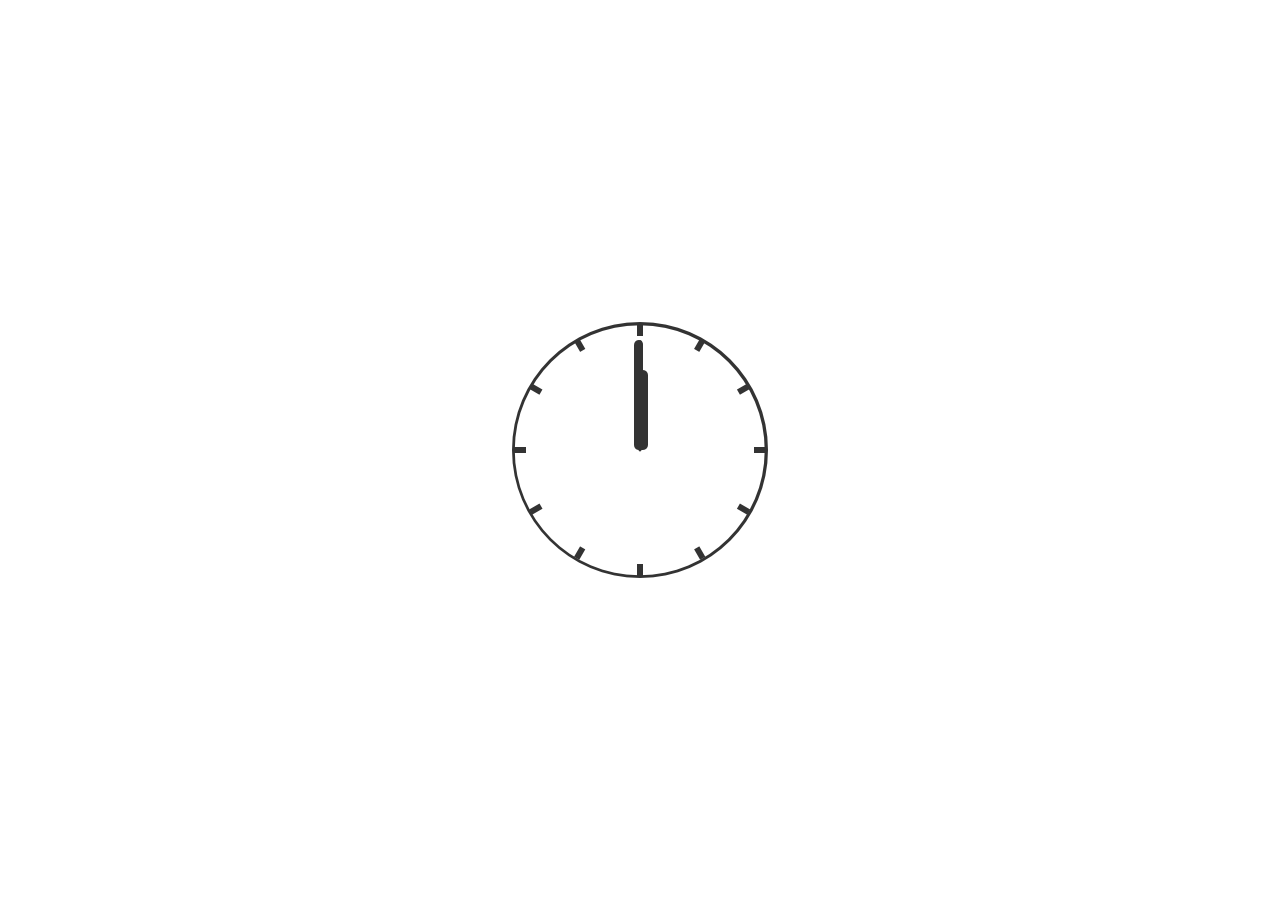
<file: static/demos/03/index.html>
<!DOCTYPE html>
<html>
  <head>
    <meta charset="utf-8">
    <title>Simple Clock: V2</title>
    <script type="text/javascript" src="js/app.js"> </script>
    <link rel="stylesheet" type="text/css" href="css/style.css">
  </head>

  <body>
    <div id="clock-container">
      <img id="clock-face" src="img/clock-face.png">
      <img id="hour-hand" src="img/hour-hand.png">
      <img id="minute-hand" src="img/minute-hand.png">
      <img id="second-hand" src="img/second-hand.png">
    </div>
  </body>

</html>
</file>
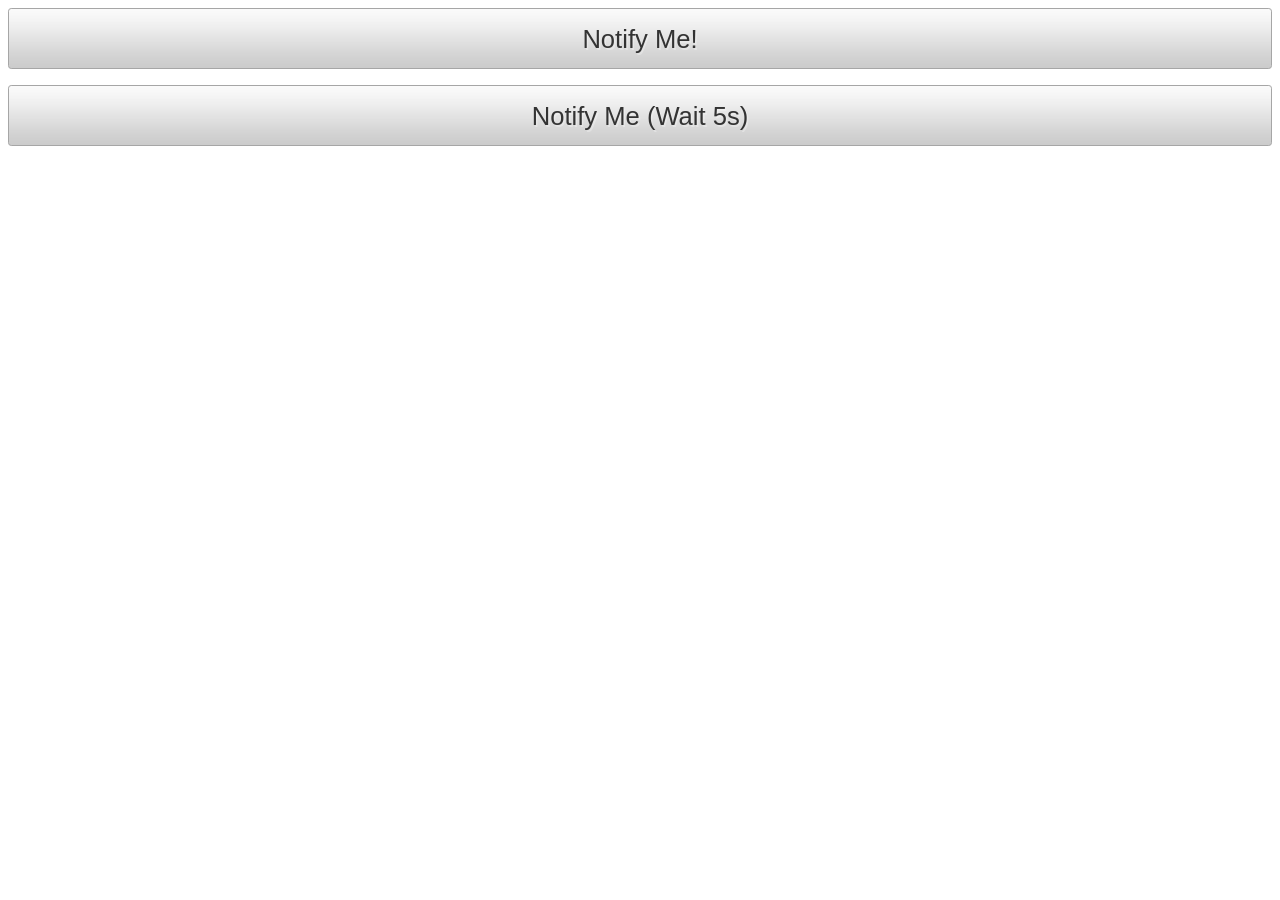
<file: static/demos/06/index.html>
<!DOCTYPE html>
<html>
  <head>
    <title>Simple Clock: V1</title>
    <script type="text/javascript" src="js/app.js"> </script>
    <link rel="stylesheet" type="text/css" href="css/style.css">
    <link href="css/buttons.css" rel="stylesheet" type="text/css">
  </head>
  <body>
    <button id="notifyButton">Notify Me!</button>
    <button id="notifyLaterButton">Notify Me (Wait 5s)</button>
  </body>
</html>
</file>
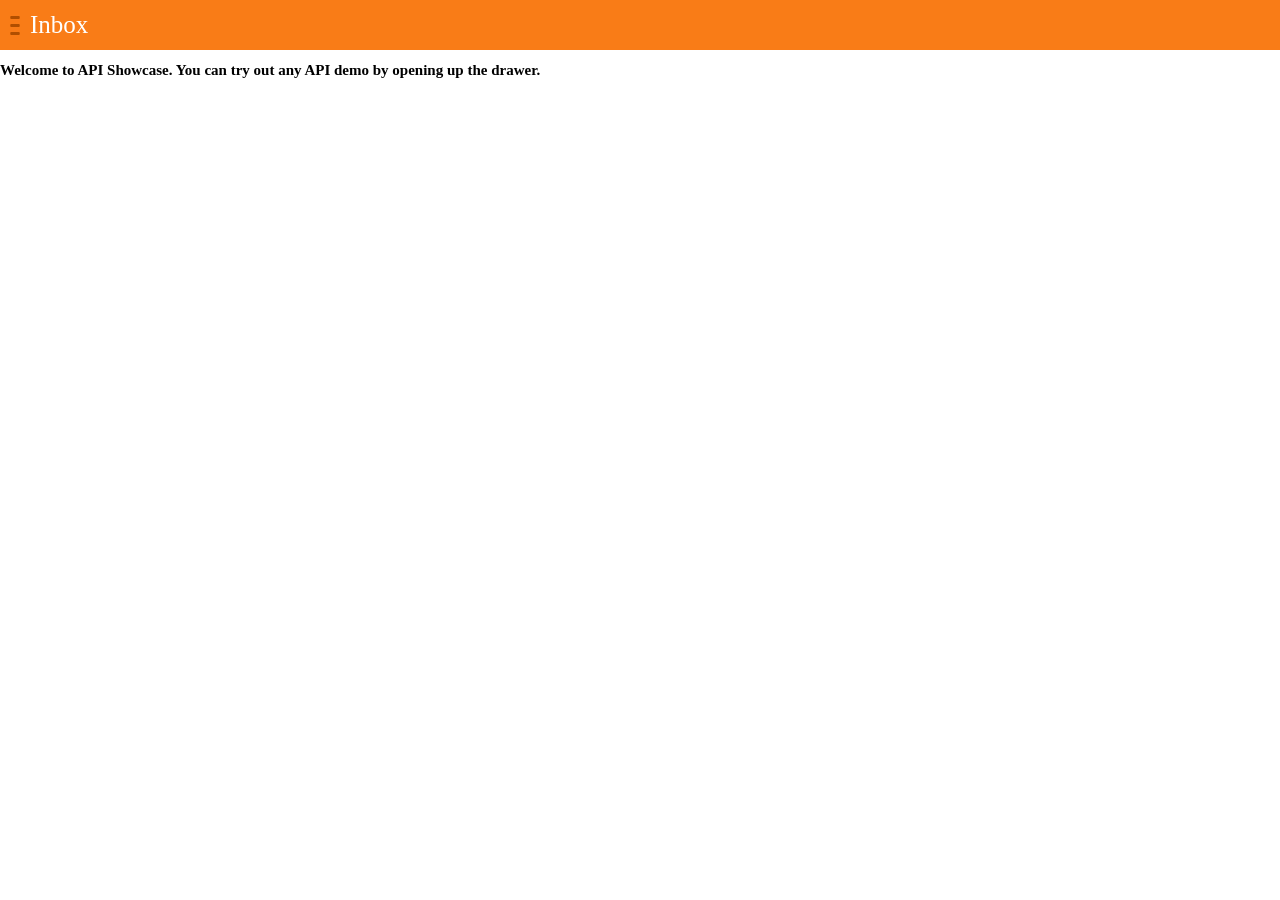
<file: static/demos/07/index.html>
<!DOCTYPE html>
<html>
  <head>
    <title>Simple Clock: V1</title>
    <script type="text/javascript" src="js/app.js"> </script>
    <link rel="stylesheet" type="text/css" href="css/style.css">
    <link href="css/buttons.css" rel="stylesheet" type="text/css">
    <link href="css/drawer.css" rel="stylesheet" type="text/css">
    <link href="css/headers.css" rel="stylesheet" type="text/css">

  </head>
  <body>

    <section data-type="sidebar">
      <header>
        <menu type="toolbar">
          <a id="nav-message" href="#">Done</a>
        </menu>
        <h1>Demos</h1>
      </header>
      <nav>
        <ul>
          <li><a id="nav-notify" href="#">Notification</a></li>
          <li><a id="nav-notify-wait" href="#">Alarm</a></li>
        </ul>
      </nav>
    </section>

    <section id="drawer" role="region">
      <header>
	<a href="#content"><span class="icon icon-menu">hide sidebar</span></a>
	<a href="#drawer"><span class="icon icon-menu">show sidebar</span></a>
	<h1>Inbox</h1>
      </header>
      <div role="main">
	<h1 id="message"> Welcome to API Showcase. You can try out any API demo by opening up the drawer.</h1>
	<button id="btn-notify"> Notify Me!</button>
	<button id="btn-notify-wait"> Notify Me! (Wait 5s)</button>
      </div>
    </section>


  </body>
</html>
</file>
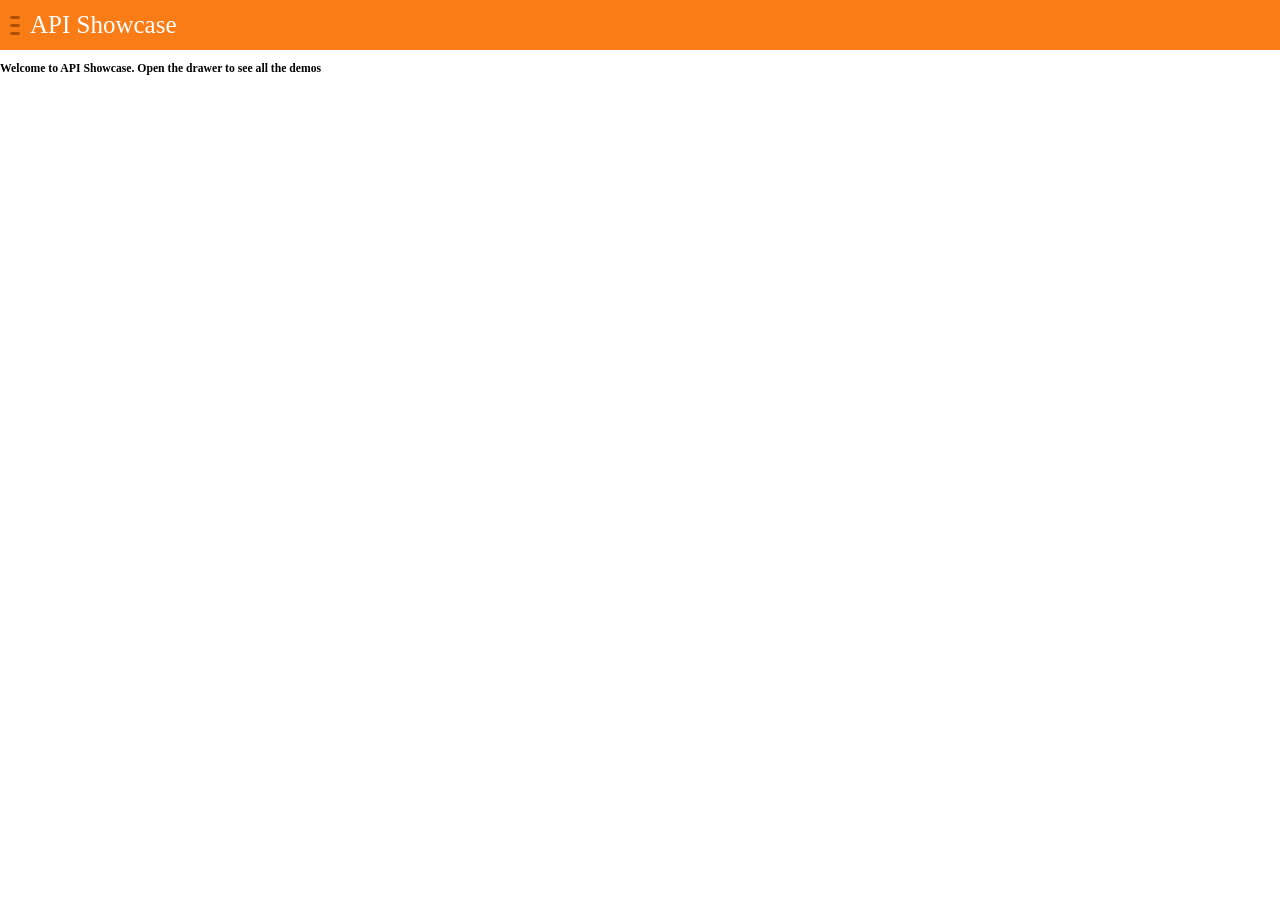
<file: static/demos/08/index.html>
<!DOCTYPE html>
<html>
  <head>
    <title>API Showcase V5</title>
    <meta name="viewport" content="width=device-width, user-scalable=no" />
    <script type="text/javascript" src="js/app.js"> </script>
    <link rel="stylesheet" type="text/css" href="css/style.css">
    <link href="css/buttons.css" rel="stylesheet" type="text/css">
    <link href="css/drawer.css" rel="stylesheet" type="text/css">
    <link href="css/headers.css" rel="stylesheet" type="text/css">
    <link href="css/transitions.css"  rel="stylesheet" type="text/css">
  </head>
  <body>
    <section id="index" data-position="current">
      <section data-type="sidebar">
	<header>
          <menu type="toolbar">
            <a id="nav-message" href="#">Done</a>
          </menu>
          <h1>Demos</h1>
	</header>
	<nav>
          <ul>
            <li><a id="nav-notify" href="#">Notification</a></li>
            <li><a id="nav-alarm" href="#">Alarm</a></li>
          </ul>
	</nav>
      </section>

      <section id="drawer" role="region" >
	<header>
	  <a href="#content"><span class="icon icon-menu">hide sidebar</span></a>
	  <a href="#drawer"><span class="icon icon-menu">show sidebar</span></a>
	  <h1>API Showcase</h1>
	</header>
	<div role="main">
	  <h1 id="message"> Welcome to API Showcase. Open the drawer to see all the demos</h1>
	</div>
      </section>
    </section>

    <section id="notification" role="region" data-position="right">
      <header class="fixed">
	<a id="btn-notification-back" href="#">
	  <span class="icon icon-back">back</span>
	</a>
	<h1>Notification</h1>
      </header>
      <div role="main">
	<button id="btn-notify"> Notify Me!</button>
      </div>
    </section>

    <section id="alarm" role="region" data-position="right">
      <header class="fixed">
	<a id="btn-alarm-back" href="#">
	  <span class="icon icon-back">back</span>
	</a>
	<h1>Alarm</h1>
      </header>
      <div role="main">
	<button id="btn-notify-wait"> Notify Me! (Wait 5s)</button>
      </div>
    </section>

  </body>
</html>
</file>
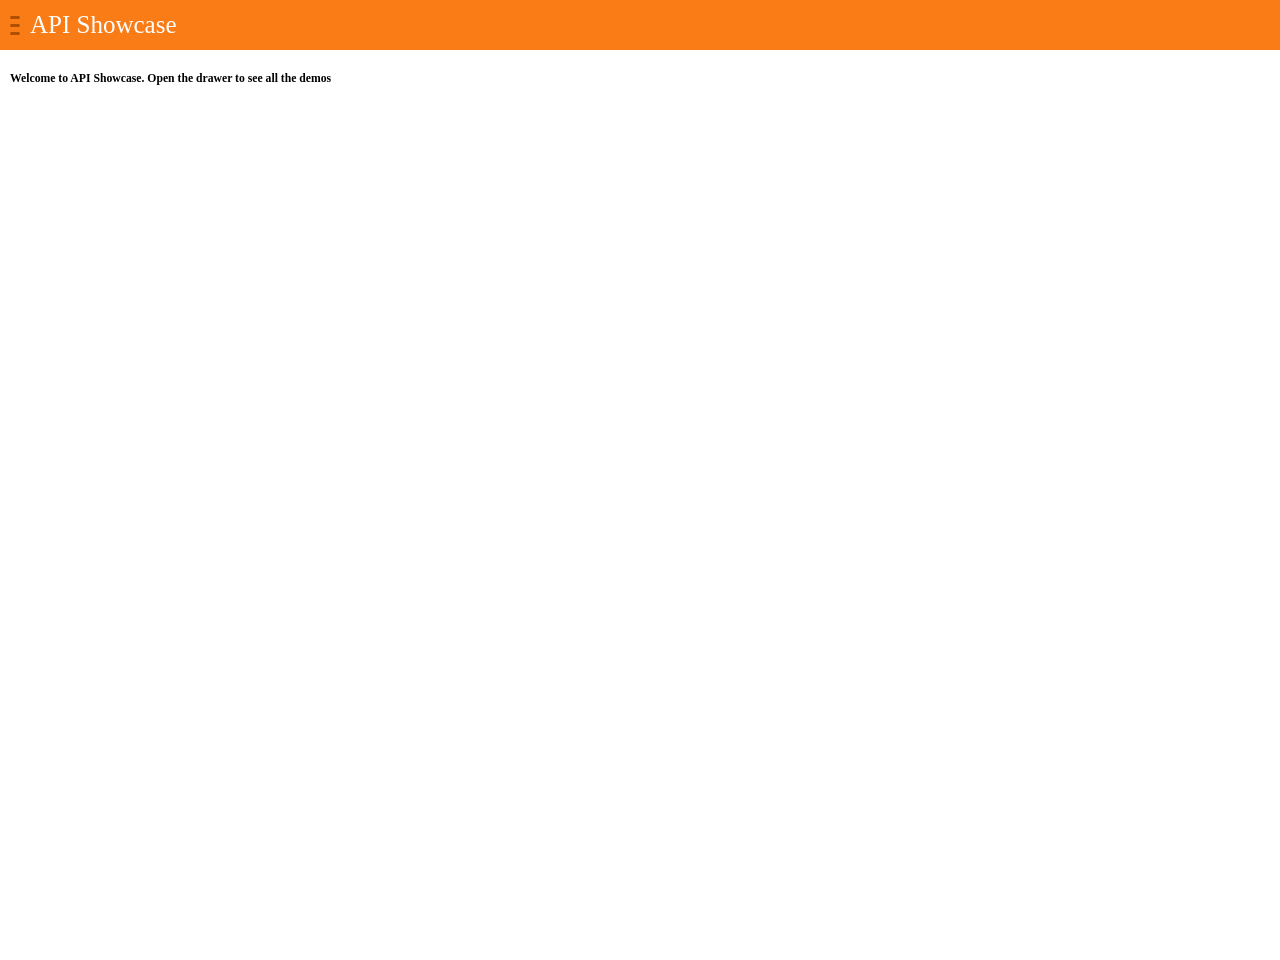
<file: static/demos/09/index.html>
<!DOCTYPE html>
<html>
  <head>
    <title>API Showcase V6</title>
    <script type="text/javascript" src="js/app.js"> </script>
    <link rel="stylesheet" type="text/css" href="css/style.css">
    <link href="css/buttons.css" rel="stylesheet" type="text/css">
    <link href="css/drawer.css" rel="stylesheet" type="text/css">
    <link href="css/headers.css" rel="stylesheet" type="text/css">
    <link href="css/transitions.css"  rel="stylesheet" type="text/css">
  </head>
  <body>
    <section id="index" data-position="current">
      <section data-type="sidebar">
	<header>
          <menu type="toolbar">
            <a id="nav-message" href="#">Done</a>
          </menu>
          <h1>Demos</h1>
	</header>
	<nav>
          <ul>
            <li><a id="nav-notify" href="#">Notification</a></li>
            <li><a id="nav-alarm" href="#">Alarm</a></li>
            <li><a id="nav-webactivity" href="#">WebActivity</a></li>
          </ul>
	</nav>
      </section>

      <section id="drawer" role="region" >
	<header>
	  <a href="#content"><span class="icon icon-menu">hide sidebar</span></a>
	  <a href="#drawer"><span class="icon icon-menu">show sidebar</span></a>
	  <h1>API Showcase</h1>
	</header>
	<div role="main">
	  <h1 id="message"> Welcome to API Showcase. Open the drawer to see all the demos</h1>
	</div>
      </section>
    </section>

    <section id="notification" role="region" data-position="right">
      <header class="fixed">
	<a class="btn-back" href="#">
	  <span class="icon icon-back">back</span>
	</a>
	<h1>Notification</h1>
      </header>
      <div role="main" >
	<button id="btn-notify"> Notify Me!</button>
      </div>
    </section>

    <section id="alarm" role="region" data-position="right">
      <header class="fixed">
	<a class="btn-back" href="#">
	  <span class="icon icon-back">back</span>
	</a>
	<h1>Alarm</h1>
      </header>
      <div role="main">
	<button id="btn-notify-wait"> Notify Me! (Wait 5s)</button>
      </div>
    </section>

    <section id="webactivity" role="region" data-position="right">
      <header class="fixed">
	<a class="btn-back" href="#">
	  <span class="icon icon-back">back</span>
	</a>
	<h1>WebActivity</h1>
      </header>
      <div class="scrollable" role="main" >
	<button id="btn-webactivity-browse-photo">Open Gallery</button>
	<button id="btn-webactivity-dial">Dial a Number</button>
	<button id="btn-webactivity-new-contact">Create contact</button>
      </div>
    </section>

  </body>
</html>
</file>
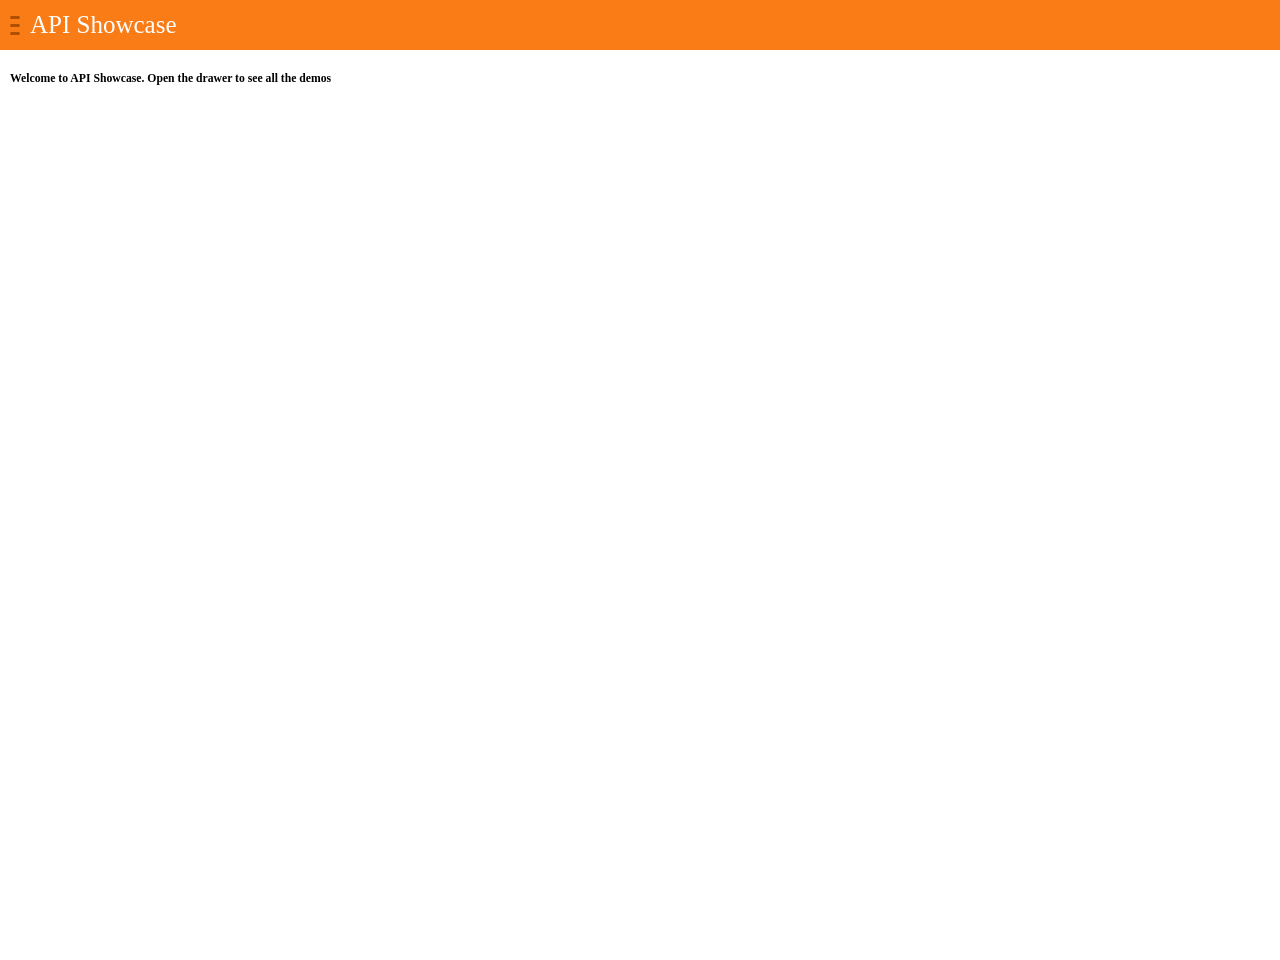
<file: static/demos/10/index.html>
<!DOCTYPE html>
<html>
  <head>
    <title>API Showcase V7</title>
    <script type="text/javascript" src="js/app.js"> </script>
    <link rel="stylesheet" type="text/css" href="css/style.css">
    <link href="css/buttons.css" rel="stylesheet" type="text/css">
    <link href="css/drawer.css" rel="stylesheet" type="text/css">
    <link href="css/headers.css" rel="stylesheet" type="text/css">
    <link href="css/transitions.css"  rel="stylesheet" type="text/css">
  </head>
  <body>
    <section id="index" data-position="current">
      <section data-type="sidebar">
	<header>
          <menu type="toolbar">
            <a id="nav-done" href="#">Done</a>
          </menu>
          <h1>Demos</h1>
	</header>
	<nav>
          <ul>
            <li><a id="nav-notify" href="#">Notification</a></li>
            <li><a id="nav-alarm" href="#">Alarm</a></li>
            <li><a id="nav-webactivity" href="#">WebActivity</a></li>
	    <li><a id="nav-contact" href="#">Contact</a></li>
          </ul>
	</nav>
      </section>

      <section id="drawer" role="region" >
	<header>
	  <a href="#content"><span class="icon icon-menu">hide sidebar</span></a>
	  <a href="#drawer"><span class="icon icon-menu">show sidebar</span></a>
	  <h1>API Showcase</h1>
	</header>
	<div role="main">
	  <h1 id="message"> Welcome to API Showcase. Open the drawer to see all the demos</h1>
	</div>
      </section>
    </section>

    <section id="notification" role="region" data-position="right">
      <header class="fixed">
	<a class="btn-back" href="#">
	  <span class="icon icon-back">back</span>
	</a>
	<h1>Notification</h1>
      </header>
      <div role="main" >
	<button id="btn-notify"> Notify Me!</button>
      </div>
    </section>

    <section id="alarm" role="region" data-position="right">
      <header class="fixed">
	<a class="btn-back" href="#">
	  <span class="icon icon-back">back</span>
	</a>
	<h1>Alarm</h1>
      </header>
      <div role="main">
	<button id="btn-notify-wait"> Notify Me! (Wait 5s)</button>
      </div>
    </section>

    <section id="webactivity" role="region" data-position="right">
      <header class="fixed">
	<a class="btn-back" href="#">
	  <span class="icon icon-back">back</span>
	</a>
	<h1>WebActivity</h1>
      </header>
      <div class="scrollable" role="main" >
	<button id="btn-webactivity-browse-photo">Open Gallery</button>
	<button id="btn-webactivity-dial">Dial a Number</button>
	<button id="btn-webactivity-new-contact">Create contact</button>
      </div>
    </section>

    <section id="contact" role="region" data-position="right">
      <header class="fixed">
	<a class="btn-back" href="#">
	  <span class="icon icon-back">back</span>
	</a>
	<h1>Contact</h1>
      </header>
      <div role="main" >
	<button id="btn-contact-create"> Create Contacts </button>
	<button id="btn-contact-find"> Find Contact </button>
	<button id="btn-contact-update"> Update Ccontact </button>
	<button id="btn-contact-delete"> Delete Contact </button>
	<button id="btn-contact-clear"> Clear Contacts </button>
      </div>
    </section>
  </body>
</html>
</file>
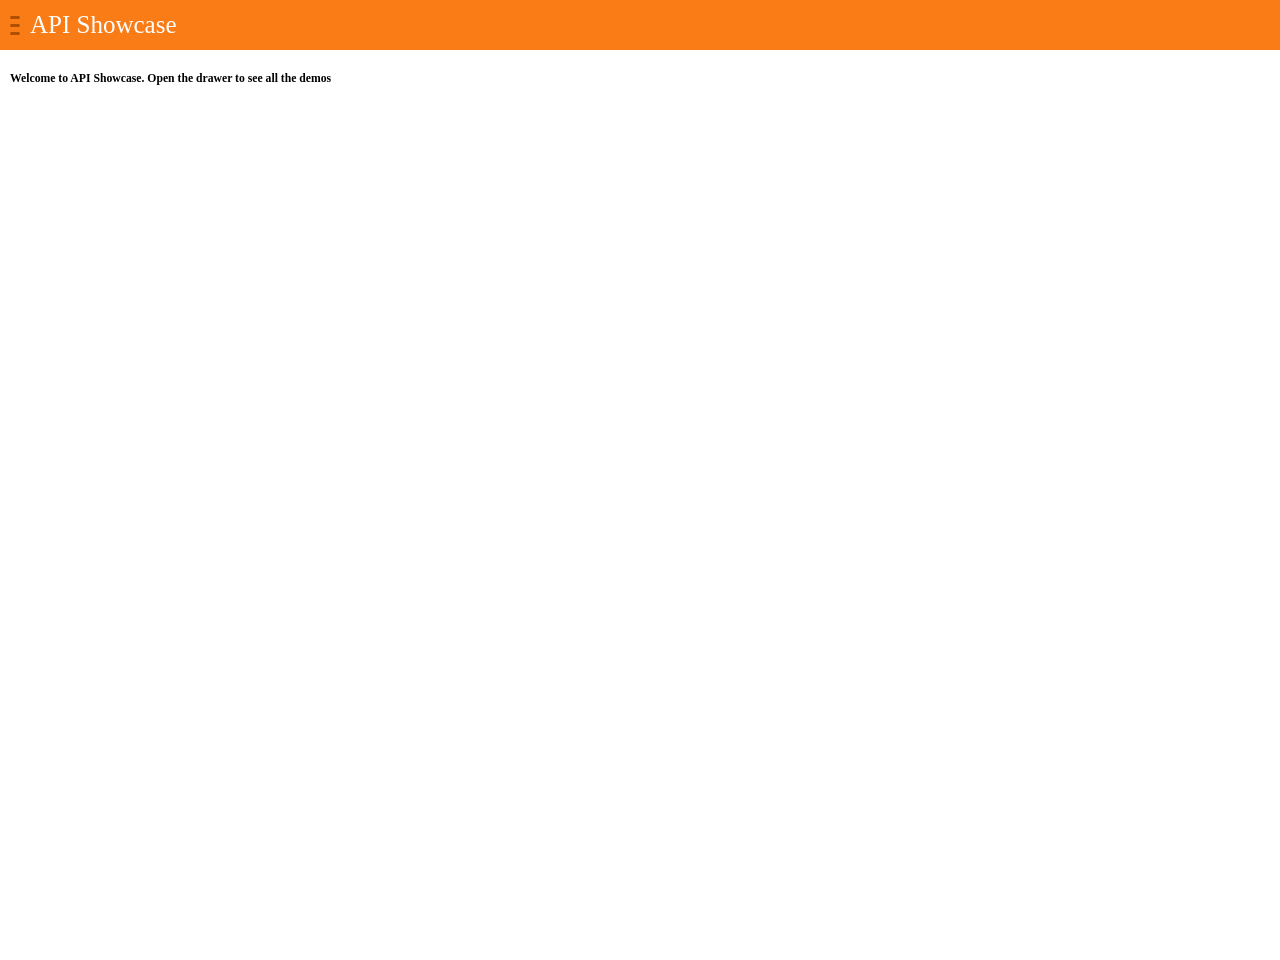
<file: static/demos/11/index.html>
<!DOCTYPE html>
<html>
  <head>
    <title>API Showcase V8</title>
    <script type="text/javascript" src="js/app.js"> </script>
    <link rel="stylesheet" type="text/css" href="css/style.css">
    <link href="css/buttons.css" rel="stylesheet" type="text/css">
    <link href="css/drawer.css" rel="stylesheet" type="text/css">
    <link href="css/headers.css" rel="stylesheet" type="text/css">
    <link href="css/transitions.css"  rel="stylesheet" type="text/css">
    <link href="css/confirm.css"  rel="stylesheet" type="text/css">
  </head>
  <body>
    <section id="index" data-position="current">
      <section data-type="sidebar">
	<header>
          <menu type="toolbar">
            <a id="nav-done" href="#">Done</a>
          </menu>
          <h1>Demos</h1>
	</header>
	<nav>
          <ul>
            <li><a id="nav-notify" href="#">Notification</a></li>
            <li><a id="nav-alarm" href="#">Alarm</a></li>
            <li><a id="nav-webactivity" href="#">WebActivity</a></li>
	    <li><a id="nav-contact" href="#">Contact</a></li>
          </ul>
	</nav>
      </section>

      <section id="drawer" role="region" >
	<header>
	  <a href="#content"><span class="icon icon-menu">hide sidebar</span></a>
	  <a href="#drawer"><span class="icon icon-menu">show sidebar</span></a>
	  <h1>API Showcase</h1>
	</header>
	<div role="main">
	  <h1 id="message"> Welcome to API Showcase. Open the drawer to see all the demos</h1>
	</div>
      </section>
    </section>

    <section id="notification" role="region" data-position="right">
      <header class="fixed">
	<a class="btn-back" href="#">
	  <span class="icon icon-back">back</span>
	</a>
	<h1>Notification</h1>
      </header>
      <div role="main" >
	<button id="btn-notify"> Notify Me!</button>
      </div>
    </section>

    <section id="alarm" role="region" data-position="right">
      <header class="fixed">
	<a class="btn-back" href="#">
	  <span class="icon icon-back">back</span>
	</a>
	<h1>Alarm</h1>
      </header>
      <div role="main">
	<button id="btn-notify-wait"> Notify Me! (Wait 5s)</button>
      </div>
    </section>

    <section id="webactivity" role="region" data-position="right">
      <header class="fixed">
	<a class="btn-back" href="#">
	  <span class="icon icon-back">back</span>
	</a>
	<h1>WebActivity</h1>
      </header>
      <div class="scrollable" role="main" >
	<button id="btn-webactivity-browse-photo">Open Gallery</button>
	<button id="btn-webactivity-dial">Dial a Number</button>
	<button id="btn-webactivity-new-contact">Create contact</button>
      </div>
    </section>

    <section id="contact" role="region" data-position="right">
      <header class="fixed">
	<a class="btn-back" href="#">
	  <span class="icon icon-back">back</span>
	</a>
	<h1>Contact</h1>
      </header>
      <div role="main" >
	<button id="btn-contact-create"> Create Contacts </button>
	<button id="btn-contact-find"> Find Contact </button>
	<button id="btn-contact-update"> Update Ccontact </button>
	<button id="btn-contact-delete"> Delete Contact </button>
	<button id="btn-contact-clear"> Clear Contacts </button>
      </div>
    </section>

    <section id="contact-confirm" data-position="back" class="fullscreen">
      <form role="dialog" data-type="confirm">
	<section>
	  <h1>Confirmation</h1><!-- this heading is optional -->
	  <p>Are you sure you want to delete all contacts?</p>
	</section>
	<menu>
	  <button class="cancel">Cancel</button>
	  <button class="danger confirm">Delete</button>
	</menu>
      </form>
    </section>

  </body>
</html>
</file>
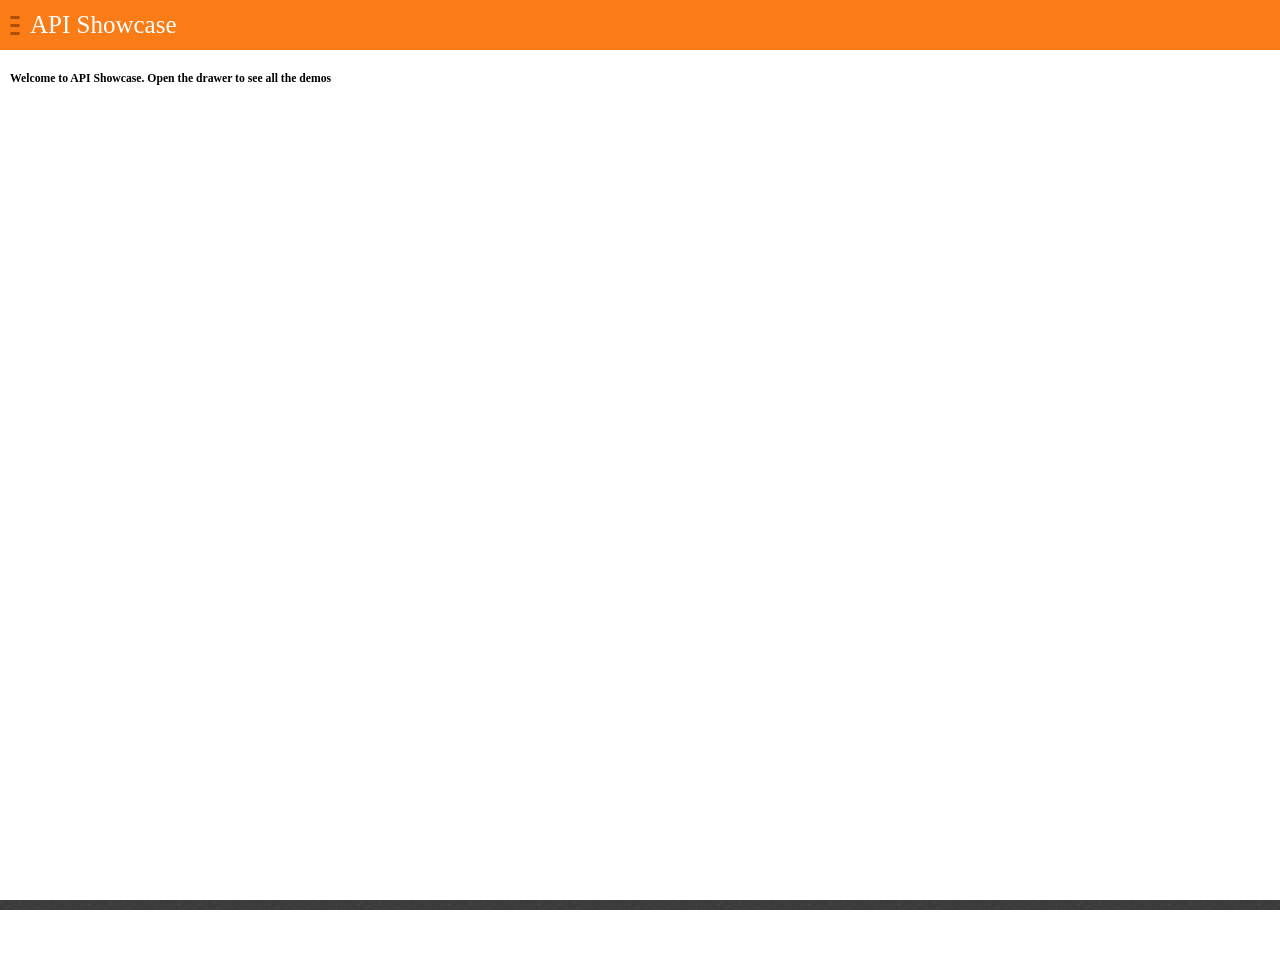
<file: static/demos/12/index.html>
<!DOCTYPE html>
<html>
  <head>
    <title>API Showcase V9</title>
    <script type="text/javascript" src="js/app.js"> </script>
    <script type="text/javascript" defer src="js/status.js"></script>

    <link rel="stylesheet" type="text/css" href="css/style.css">
    <link href="css/buttons.css" rel="stylesheet" type="text/css">
    <link href="css/drawer.css" rel="stylesheet" type="text/css">
    <link href="css/headers.css" rel="stylesheet" type="text/css">
    <link href="css/transitions.css" rel="stylesheet" type="text/css">
    <link href="css/confirm.css" rel="stylesheet" type="text/css">
    <link href="css/status.css" rel="stylesheet" type="text/css">
  </head>
  <body>
    <section id="index" data-position="current">
      <section data-type="sidebar">
	<header>
          <menu type="toolbar">
            <a id="nav-done" href="#">Done</a>
          </menu>
          <h1>Demos</h1>
	</header>
	<nav>
          <ul>
            <li><a id="nav-notify" href="#">Notification</a></li>
            <li><a id="nav-alarm" href="#">Alarm</a></li>
            <li><a id="nav-webactivity" href="#">WebActivity</a></li>
	    <li><a id="nav-contact" href="#">Contact</a></li>
          </ul>
	</nav>
      </section>

      <section id="drawer" role="region" >
	<header>
	  <a href="#content"><span class="icon icon-menu">hide sidebar</span></a>
	  <a href="#drawer"><span class="icon icon-menu">show sidebar</span></a>
	  <h1>API Showcase</h1>
	</header>
	<div role="main">
	  <h1 id="message"> Welcome to API Showcase. Open the drawer to see all the demos</h1>
	</div>
      </section>
    </section>

    <section id="notification" role="region" data-position="right">
      <header class="fixed">
	<a class="btn-back" href="#">
	  <span class="icon icon-back">back</span>
	</a>
	<h1>Notification</h1>
      </header>
      <div role="main" >
	<button id="btn-notify"> Notify Me!</button>
      </div>
    </section>

    <section id="alarm" role="region" data-position="right">
      <header class="fixed">
	<a class="btn-back" href="#">
	  <span class="icon icon-back">back</span>
	</a>
	<h1>Alarm</h1>
      </header>
      <div role="main">
	<button id="btn-notify-wait"> Notify Me! (Wait 5s)</button>
      </div>
    </section>

    <section id="webactivity" role="region" data-position="right">
      <header class="fixed">
	<a class="btn-back" href="#">
	  <span class="icon icon-back">back</span>
	</a>
	<h1>WebActivity</h1>
      </header>
      <div class="scrollable" role="main" >
	<button id="btn-webactivity-browse-photo">Open Gallery</button>
	<button id="btn-webactivity-dial">Dial a Number</button>
	<button id="btn-webactivity-new-contact">Create contact</button>
      </div>
    </section>

    <section id="contact" role="region" data-position="right">
      <header class="fixed">
	<a class="btn-back" href="#">
	  <span class="icon icon-back">back</span>
	</a>
	<h1>Contact</h1>
      </header>
      <div role="main" >
	<button id="btn-contact-create"> Create Contacts </button>
	<button id="btn-contact-find"> Find Contact </button>
	<button id="btn-contact-update"> Update Contact </button>
	<button id="btn-contact-delete"> Delete Contact </button>
	<button id="btn-contact-clear"> Clear Contacts </button>
      </div>
    </section>

    <section id="contact-confirm" data-position="back" class="fullscreen">
      <form role="dialog" data-type="confirm">
	<section>
	  <h1>Confirmation</h1><!-- this heading is optional -->
	  <p>Are you sure you want to delete all contacts?</p>
	</section>
	<menu>
	  <button class="cancel">Cancel</button>
	  <button class="danger confirm">Delete</button>
	</menu>
      </form>
    </section>

  </body>
</html>
</file>
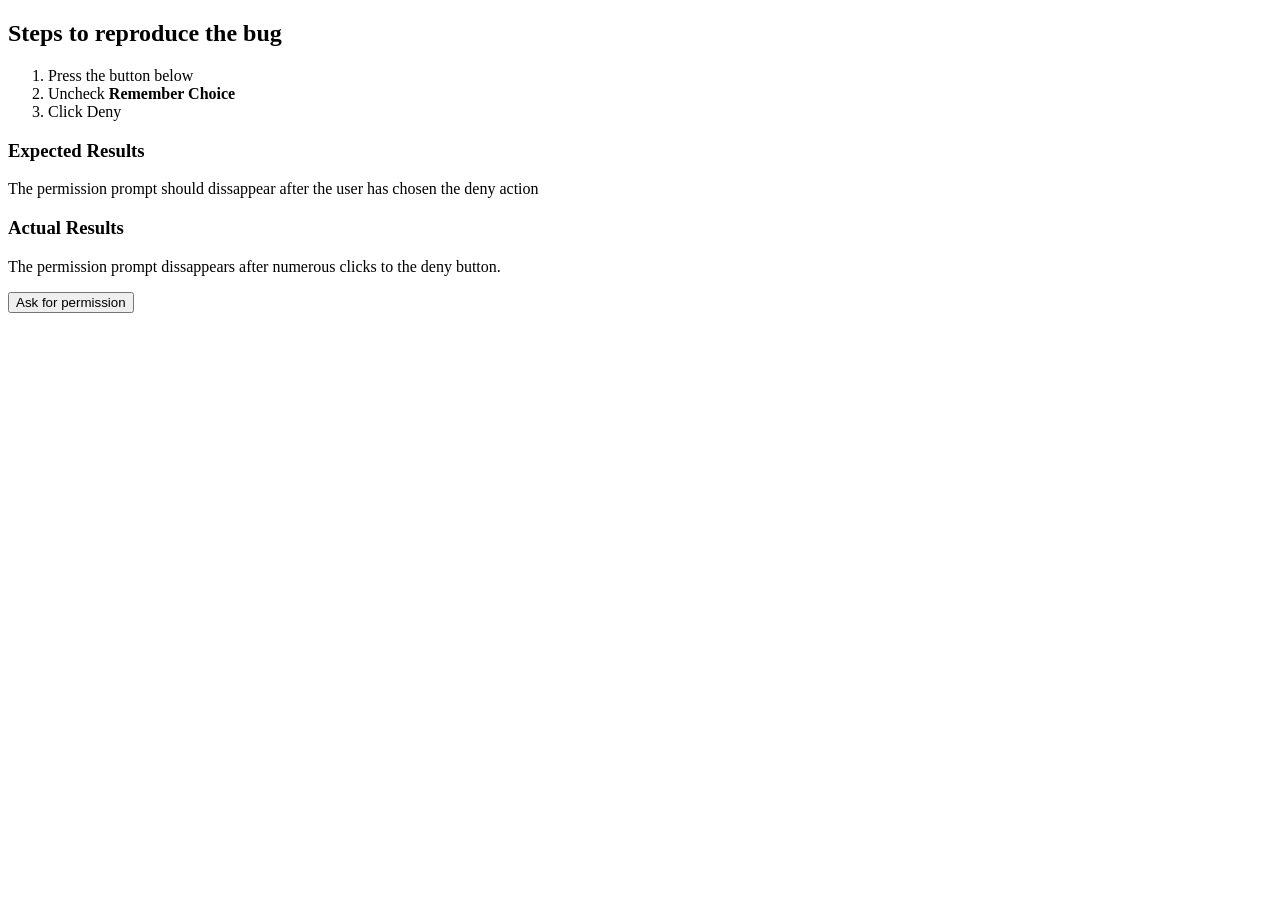
<file: static/demos/13/index.html>
<!DOCTYPE html>
<html>
  <head>
    <title>Contact Bug</title>
    <script type="text/javascript" src="app.js"> </script>
  </head>
  <body>
    <h2> Steps to reproduce the bug </h2>
    <ol>
      <li>Press the button below</li>
      <li>Uncheck <strong>Remember Choice </strong></li>
      <li>Click Deny</li>
    </ol>
    <h3> Expected Results </h3>
    <p> The permission prompt should dissappear after the user has chosen the deny action </p>
    <h3> Actual Results </h3>
    <p> The permission prompt dissappears after numerous clicks to the deny button.</p>
    <button> Ask for permission </button>
  </body>
</html>
</file>
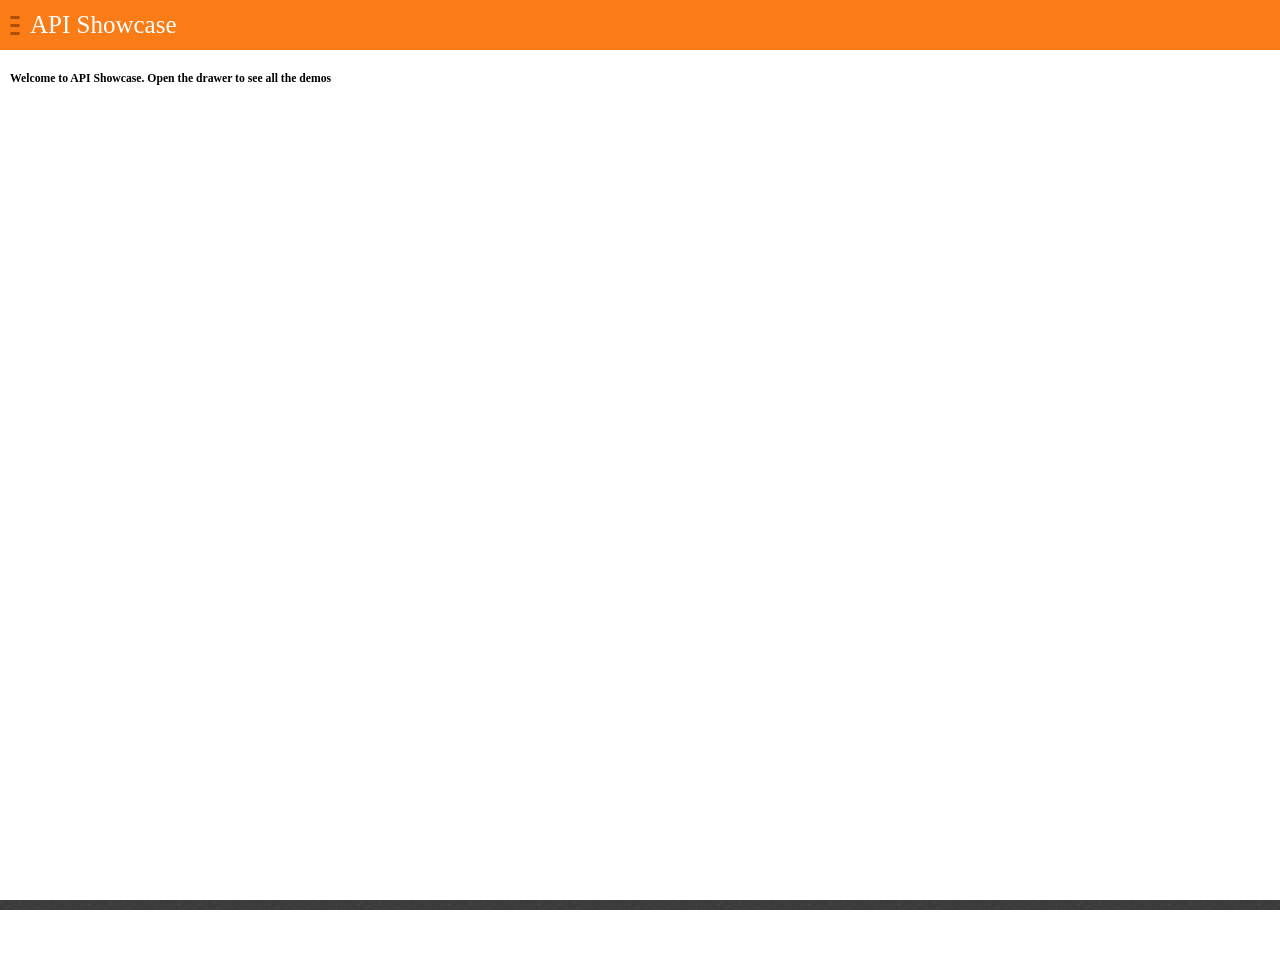
<file: static/demos/14/index.html>
<!DOCTYPE html>
<html>
  <head>
    <title>API Showcase V10</title>
    <script type="text/javascript" src="js/app.js"> </script>
    <script type="text/javascript" defer src="js/status.js"></script>

    <link rel="stylesheet" type="text/css" href="css/style.css">
    <link href="css/buttons.css" rel="stylesheet" type="text/css">
    <link href="css/drawer.css" rel="stylesheet" type="text/css">
    <link href="css/headers.css" rel="stylesheet" type="text/css">
    <link href="css/transitions.css" rel="stylesheet" type="text/css">
    <link href="css/confirm.css" rel="stylesheet" type="text/css">
    <link href="css/status.css" rel="stylesheet" type="text/css">
  </head>
  <body>
    <section id="index" data-position="current">
      <section data-type="sidebar">
	<header>
          <menu type="toolbar">
            <a id="nav-done" href="#">Done</a>
          </menu>
          <h1>Demos</h1>
	</header>
	<nav>
          <ul>
            <li><a id="nav-notify" href="#">Notification</a></li>
            <li><a id="nav-alarm" href="#">Alarm</a></li>
            <li><a id="nav-webactivity" href="#">WebActivity</a></li>
	    <li><a id="nav-contact" href="#">Contact</a></li>
	    <li><a id="nav-device-storage" href="#">Device Storage</a></li>
          </ul>
	</nav>
      </section>

      <section id="drawer" role="region" >
	<header>
	  <a href="#content"><span class="icon icon-menu">hide sidebar</span></a>
	  <a href="#drawer"><span class="icon icon-menu">show sidebar</span></a>
	  <h1>API Showcase</h1>
	</header>
	<div role="main">
	  <h1 id="message"> Welcome to API Showcase. Open the drawer to see all the demos</h1>
	</div>
      </section>
    </section>

    <section id="notification" role="region" data-position="right">
      <header class="fixed">
	<a class="btn-back" href="#">
	  <span class="icon icon-back">back</span>
	</a>
	<h1>Notification</h1>
      </header>
      <div role="main" >
	<button id="btn-notify"> Notify Me!</button>
      </div>
    </section>

    <section id="alarm" role="region" data-position="right">
      <header class="fixed">
	<a class="btn-back" href="#">
	  <span class="icon icon-back">back</span>
	</a>
	<h1>Alarm</h1>
      </header>
      <div role="main">
	<button id="btn-notify-wait"> Notify Me! (Wait 5s)</button>
      </div>
    </section>

    <section id="webactivity" role="region" data-position="right">
      <header class="fixed">
	<a class="btn-back" href="#">
	  <span class="icon icon-back">back</span>
	</a>
	<h1>WebActivity</h1>
      </header>
      <div class="scrollable" role="main" >
	<button id="btn-webactivity-browse-photo">Open Gallery</button>
	<button id="btn-webactivity-dial">Dial a Number</button>
	<button id="btn-webactivity-new-contact">Create contact</button>
      </div>
    </section>

    <section id="contact" role="region" data-position="right">
      <header class="fixed">
	<a class="btn-back" href="#">
	  <span class="icon icon-back">back</span>
	</a>
	<h1>Contact</h1>
      </header>
      <div role="main" >
	<button id="btn-contact-create"> Create Contacts </button>
	<button id="btn-contact-find"> Find Contact </button>
	<button id="btn-contact-update"> Update Contact </button>
	<button id="btn-contact-delete"> Delete Contact </button>
	<button id="btn-contact-clear"> Clear Contacts </button>
      </div>
    </section>

    <section id="contact-confirm" data-position="back" class="fullscreen">
      <form role="dialog" data-type="confirm">
	<section>
	  <h1>Confirmation</h1><!-- this heading is optional -->
	  <p>Are you sure you want to delete all contacts?</p>
	</section>
	<menu>
	  <button class="cancel">Cancel</button>
	  <button class="danger confirm">Delete</button>
	</menu>
      </form>
    </section>

    <section id="device-storage" role="region" data-position="right">
      <header class="fixed">
	<a class="btn-back" href="#">
	  <span class="icon icon-back">back</span>
	</a>
	<h1>Device Storage</h1>
      </header>
      <div role="main" >
	<h1> Available Storage: <span id="available-storage">Unknown</span> </h1>
	<button id="add-file"> Add file </button>
	<button id="get-file"> Get file </button>
	<button id="delete-file"> Delete File </button>
      </div>
    </section>
    

  </body>
</html>
</file>
<file: static/demos/03/css/style.css>
#clock-container {
    position: absolute;
    height: 256px;
    width: 256px;
    left:50%;
    top: 50%;
    margin: -128px 0 0 -128px;
}

#clock-container img {
    position: absolute;
}

#hour-hand {
    height: 256px;
    width: 12px;
    left: 50%;
    margin: 0 0 0 -4.5px;
}

#minute-hand {
    height: 256px;
    width: 9px;
    left:50%;
    margin: 0 0 0 -6px;
}

#second-hand {
    height: 256px;
    width: 6px;
    left: 50%;
    margin: 0 0 0 -3px;
}
</file>
<file: static/demos/06/css/style.css>
ul {
    list-style: none;
}
</file>
<file: static/demos/06/css/buttons.css>
/* ----------------------------------
 * Buttons
 * ---------------------------------- */

.button::-moz-focus-inner,
a[role="button"]::-moz-focus-inner,
button::-moz-focus-inner {
  border: none;
  outline: none;
  margin-top: -0.2rem; /* To fix line-height bug (697451) */
}

button,
a[role="button"],
.button {
  width: 100%;
  height: 3.8rem;
  margin: 0 0 1rem;
  padding: 0 1.5rem;
  -moz-box-sizing: border-box;
  display: inline-block;
  vertical-align: middle;
  text-overflow: ellipsis;
  white-space: nowrap;
  overflow: hidden;
  background: #fafafa url(buttons/images/ui/default.png) repeat-x left bottom / auto 100%;
  border: 0.1rem solid #a6a6a6;
  border-radius: 0.2rem;
  font-weight: 500;
  font-size: 1.6rem;
  line-height: 3.8rem;
  color: #333;
  text-align: center;
  text-shadow: 0.1rem 0.1rem 0 rgba(255,255,255,0.3);
  text-decoration: none;
  outline: none;
}

/* Press (default & recommend) */
button:active,
a[role="button"]:active,
button.recommend:active,
a.recommend[role="button"]:active  {
  border-color: #008aaa;
  background: #008aaa;
  background-size: auto 100%;
  color: #333;
}

/* Recommend */
button.recommend,
a[role="button"].recommend {
  background-image: url(buttons/images/ui/recommend.png);
  background-color: #00caf2;
  border-color: #008eab;
}

/* Danger */
button.danger,
a.danger[role="button"],
span.danger[role="button"] {
  background-image: url(buttons/images/ui/danger.png);
  background-color: #b70404;
  color: #fff;
  text-shadow: none;
  border-color: #820000;
}

/* Danger Press */
button.danger:active,
a[role="button"].danger:active,
.button.danger:active {
  background-image: url(buttons/images/ui/danger-press.png);
  background-color: #890707;
}

/* Disabled (default & recommend) */
button[disabled],
a[role="button"][aria-disabled="true"],
.button[aria-disabled="true"],
button[disabled].recommend,
a[role="button"][aria-disabled="true"].recommend,
.button[aria-disabled="true"].recommend {
  background: #e7e7e7;
  border-color: #c7c7c7;
  color: #c7c7c7;
  text-shadow: none;
  pointer-events: none;
}

/* Danger disabled */
button[disabled].danger,
.button[aria-disabled="true"].danger,
a[role="button"][aria-disabled="true"].danger {
  background: #c68484;
  border-color: #a56464;
  color: #a56464;
  text-shadow: none;
  pointer-events: none;
}

/* Disabled with dark background */
.dark button[disabled],
.dark .button[aria-disabled="true"],
.dark a[role="button"][aria-disabled="true"] {
  background: #5f5f5f;
  color: #4d4d4d;
  border-color: #4d4d4d;
  text-shadow: none;
  pointer-events: none;
}


/* ----------------------------------
 * Buttons inside lists
 * ---------------------------------- */

li button,
li a[role="button"],
li .button {
  position: relative;
  background: #e7e7e7;
  text-align: left;
  /* For hacking box-shadows we need overflow:visible; so we lose text-overflows...*/
  white-space: normal;
  overflow: visible;
}

/* Hacking box-shadow */
li button:after,
li a[role="button"]:after,
li .button:after {
  content: "";
  position: absolute;
  top: 100%;
  left: 0;
  right: 0;
  height: 0.2rem;
  background: url( buttons/images/ui/shadow.png) repeat-x left bottom / auto 100%;
}

/* Press */
li a[role="button"]:active:after,
li .button:active:after,
li button:active:after {
  opacity: 0;
}

/* Disabled */
li button[disabled]:after,
li a[role="button"][aria-disabled="true"]:after,
li .button[aria-disabled="true"]:after {
  background: none;
}

/* Icons */
li button.icon,
li a[role="button"].icon,
li .button.icon {
  padding-right: 3rem;
}

li button.icon:before,
li a[role="button"].icon:before,
li .button.icon:before {
  content: "";
  width: 3rem;
  height: 3rem;
  position: absolute;
  top: 50%;
  right: 0;
  margin-top: -1.5rem;
  background: transparent no-repeat center center / 100% auto;
  pointer-events: none;
}

li button.icon-view:before,
li a[role="button"].icon-view:before {
  background: url(buttons/images/icons/view.png) no-repeat 1.6rem 0 / 1rem 9rem;
}

li button.icon-view:active:before,
li a[role="button"].icon-view:active:before {
  background-position: 1.6rem -3rem;
}

li button.icon-view:disabled:before,
li a[role="button"][aria-disabled="true"].icon-view:before {
  background-position: 1.6rem -6rem;
}

li button.icon-dialog,
li a[role="button"].icon-dialog,
li .button.icon-dialog {
  font-size: 1.7rem;
}

li button.icon-dialog:before,
li a[role="button"].icon-dialog:before,
li .button.icon-dialog:before {
  background: url(buttons/images/icons/dialog.png) no-repeat 1.6rem 0 / 1rem 9rem;
  top: 100%;
  margin-top: -2.4rem;
}

li button.icon-dialog:active:before,
li a[role="button"].icon-dialog:active:before,
li .button.icon-dialog:active:before {
  background-position: 1.6rem -3rem;
}

li button.icon-dialog:disabled:before,
li a[role="button"][aria-disabled="true"].icon-dialog:before,
li .button[aria-disabled="true"].icon-dialog:before {
  background-position: 1.6rem -6rem;
}


/* ----------------------------------
 * Buttons inside lists, compact mode
 * ---------------------------------- */

ul.compact,
ol.compact {
  padding: 0 1.5rem 1.5rem 1.5rem;
}

ul.compact li,
ol.compact li {
  padding: 1.5rem 0 0.5rem 0;
  border-bottom: solid #bdbdbd 0.1rem;
  display: block;
  overflow: hidden;
}

ul.compact li label,
ol.compact li label {
  padding: 0 1.5rem 1rem 1.5rem;
  color: #333;
  font-weight: normal;
  font-size: 1.6rem;
  line-height: 1.8rem;
  display: block;
  text-overflow: ellipsis;
  white-space: nowrap;
  overflow: hidden;
}

/* Inputs inside of .button */
.button input,
body[role="application"] .button input {
  border: 0;
  background: none;
}

/* Hides dropdown arrow until bug #649849 is fixed */
.button.icon select {
   width: 130%;
}

/******************************************************************************
 * Right-To-Left layout
 */

html[dir="rtl"] li button,
html[dir="rtl"] li a[role="button"],
html[dir="rtl"] li .button {
  text-align: right;
}

html[dir="rtl"] li button:after,
html[dir="rtl"] li a[role="button"]:after,
html[dir="rtl"] li .button:after {
  background-position: right bottom;
}

html[dir="rtl"] li button.icon,
html[dir="rtl"] li a[role="button"].icon,
html[dir="rtl"] li .button.icon {
  padding-left: 3rem;
  padding-right: 1rem;
}

html[dir="rtl"] li button.icon:before,
html[dir="rtl"] li a[role="button"].icon:before,
html[dir="rtl"] li .button.icon:before {
  left: -1rem;
  right: inherit;
}

html[dir="rtl"] li button.icon-view:before,
html[dir="rtl"] li a[role="button"].icon-view:before {
  background-image: url(buttons/images/icons/view_rtl.png);
  background-position: 1.6rem 0;
}

html[dir="rtl"] li button.icon-dialog:before,
html[dir="rtl"] li a[role="button"].icon-dialog:before,
html[dir="rtl"] li .button.icon-dialog:before {
  background-image: url(buttons/images/icons/dialog_rtl.png);
  background-position: 1.6rem 0;
}
</file>
<file: static/demos/07/css/style.css>
html, body {
    margin: 0;
    height: 100%;
    width: 100%;
}

section[role="region"] {
    background: #fff;
    height: 100%;
}

/* Decrease the font size */

html {
    font-size: 62.5%;
}

#btn-notify {
    display: none;
}

#btn-notify-wait {
    display: none;
}
</file>
<file: static/demos/07/css/buttons.css>
/* ----------------------------------
 * Buttons
 * ---------------------------------- */

.button::-moz-focus-inner,
a[role="button"]::-moz-focus-inner,
button::-moz-focus-inner {
  border: none;
  outline: none;
  margin-top: -0.2rem; /* To fix line-height bug (697451) */
}

button,
a[role="button"],
.button {
  width: 100%;
  height: 3.8rem;
  margin: 0 0 1rem;
  padding: 0 1.5rem;
  -moz-box-sizing: border-box;
  display: inline-block;
  vertical-align: middle;
  text-overflow: ellipsis;
  white-space: nowrap;
  overflow: hidden;
  background: #fafafa url(buttons/images/ui/default.png) repeat-x left bottom / auto 100%;
  border: 0.1rem solid #a6a6a6;
  border-radius: 0.2rem;
  font-weight: 500;
  font-size: 1.6rem;
  line-height: 3.8rem;
  color: #333;
  text-align: center;
  text-shadow: 0.1rem 0.1rem 0 rgba(255,255,255,0.3);
  text-decoration: none;
  outline: none;
}

/* Press (default & recommend) */
button:active,
a[role="button"]:active,
button.recommend:active,
a.recommend[role="button"]:active  {
  border-color: #008aaa;
  background: #008aaa;
  background-size: auto 100%;
  color: #333;
}

/* Recommend */
button.recommend,
a[role="button"].recommend {
  background-image: url(buttons/images/ui/recommend.png);
  background-color: #00caf2;
  border-color: #008eab;
}

/* Danger */
button.danger,
a.danger[role="button"],
span.danger[role="button"] {
  background-image: url(buttons/images/ui/danger.png);
  background-color: #b70404;
  color: #fff;
  text-shadow: none;
  border-color: #820000;
}

/* Danger Press */
button.danger:active,
a[role="button"].danger:active,
.button.danger:active {
  background-image: url(buttons/images/ui/danger-press.png);
  background-color: #890707;
}

/* Disabled (default & recommend) */
button[disabled],
a[role="button"][aria-disabled="true"],
.button[aria-disabled="true"],
button[disabled].recommend,
a[role="button"][aria-disabled="true"].recommend,
.button[aria-disabled="true"].recommend {
  background: #e7e7e7;
  border-color: #c7c7c7;
  color: #c7c7c7;
  text-shadow: none;
  pointer-events: none;
}

/* Danger disabled */
button[disabled].danger,
.button[aria-disabled="true"].danger,
a[role="button"][aria-disabled="true"].danger {
  background: #c68484;
  border-color: #a56464;
  color: #a56464;
  text-shadow: none;
  pointer-events: none;
}

/* Disabled with dark background */
.dark button[disabled],
.dark .button[aria-disabled="true"],
.dark a[role="button"][aria-disabled="true"] {
  background: #5f5f5f;
  color: #4d4d4d;
  border-color: #4d4d4d;
  text-shadow: none;
  pointer-events: none;
}


/* ----------------------------------
 * Buttons inside lists
 * ---------------------------------- */

li button,
li a[role="button"],
li .button {
  position: relative;
  background: #e7e7e7;
  text-align: left;
  /* For hacking box-shadows we need overflow:visible; so we lose text-overflows...*/
  white-space: normal;
  overflow: visible;
}

/* Hacking box-shadow */
li button:after,
li a[role="button"]:after,
li .button:after {
  content: "";
  position: absolute;
  top: 100%;
  left: 0;
  right: 0;
  height: 0.2rem;
  background: url( buttons/images/ui/shadow.png) repeat-x left bottom / auto 100%;
}

/* Press */
li a[role="button"]:active:after,
li .button:active:after,
li button:active:after {
  opacity: 0;
}

/* Disabled */
li button[disabled]:after,
li a[role="button"][aria-disabled="true"]:after,
li .button[aria-disabled="true"]:after {
  background: none;
}

/* Icons */
li button.icon,
li a[role="button"].icon,
li .button.icon {
  padding-right: 3rem;
}

li button.icon:before,
li a[role="button"].icon:before,
li .button.icon:before {
  content: "";
  width: 3rem;
  height: 3rem;
  position: absolute;
  top: 50%;
  right: 0;
  margin-top: -1.5rem;
  background: transparent no-repeat center center / 100% auto;
  pointer-events: none;
}

li button.icon-view:before,
li a[role="button"].icon-view:before {
  background: url(buttons/images/icons/view.png) no-repeat 1.6rem 0 / 1rem 9rem;
}

li button.icon-view:active:before,
li a[role="button"].icon-view:active:before {
  background-position: 1.6rem -3rem;
}

li button.icon-view:disabled:before,
li a[role="button"][aria-disabled="true"].icon-view:before {
  background-position: 1.6rem -6rem;
}

li button.icon-dialog,
li a[role="button"].icon-dialog,
li .button.icon-dialog {
  font-size: 1.7rem;
}

li button.icon-dialog:before,
li a[role="button"].icon-dialog:before,
li .button.icon-dialog:before {
  background: url(buttons/images/icons/dialog.png) no-repeat 1.6rem 0 / 1rem 9rem;
  top: 100%;
  margin-top: -2.4rem;
}

li button.icon-dialog:active:before,
li a[role="button"].icon-dialog:active:before,
li .button.icon-dialog:active:before {
  background-position: 1.6rem -3rem;
}

li button.icon-dialog:disabled:before,
li a[role="button"][aria-disabled="true"].icon-dialog:before,
li .button[aria-disabled="true"].icon-dialog:before {
  background-position: 1.6rem -6rem;
}


/* ----------------------------------
 * Buttons inside lists, compact mode
 * ---------------------------------- */

ul.compact,
ol.compact {
  padding: 0 1.5rem 1.5rem 1.5rem;
}

ul.compact li,
ol.compact li {
  padding: 1.5rem 0 0.5rem 0;
  border-bottom: solid #bdbdbd 0.1rem;
  display: block;
  overflow: hidden;
}

ul.compact li label,
ol.compact li label {
  padding: 0 1.5rem 1rem 1.5rem;
  color: #333;
  font-weight: normal;
  font-size: 1.6rem;
  line-height: 1.8rem;
  display: block;
  text-overflow: ellipsis;
  white-space: nowrap;
  overflow: hidden;
}

/* Inputs inside of .button */
.button input,
body[role="application"] .button input {
  border: 0;
  background: none;
}

/* Hides dropdown arrow until bug #649849 is fixed */
.button.icon select {
   width: 130%;
}

/******************************************************************************
 * Right-To-Left layout
 */

html[dir="rtl"] li button,
html[dir="rtl"] li a[role="button"],
html[dir="rtl"] li .button {
  text-align: right;
}

html[dir="rtl"] li button:after,
html[dir="rtl"] li a[role="button"]:after,
html[dir="rtl"] li .button:after {
  background-position: right bottom;
}

html[dir="rtl"] li button.icon,
html[dir="rtl"] li a[role="button"].icon,
html[dir="rtl"] li .button.icon {
  padding-left: 3rem;
  padding-right: 1rem;
}

html[dir="rtl"] li button.icon:before,
html[dir="rtl"] li a[role="button"].icon:before,
html[dir="rtl"] li .button.icon:before {
  left: -1rem;
  right: inherit;
}

html[dir="rtl"] li button.icon-view:before,
html[dir="rtl"] li a[role="button"].icon-view:before {
  background-image: url(buttons/images/icons/view_rtl.png);
  background-position: 1.6rem 0;
}

html[dir="rtl"] li button.icon-dialog:before,
html[dir="rtl"] li a[role="button"].icon-dialog:before,
html[dir="rtl"] li .button.icon-dialog:before {
  background-image: url(buttons/images/icons/dialog_rtl.png);
  background-position: 1.6rem 0;
}
</file>
<file: static/demos/07/css/drawer.css>
/* ----------------------------------
* Drawer
* ---------------------------------- */

/* Main region */
section[role="region"] {
  width: 100%;
  transition: all 0.25s ease;
  position: relative;
  z-index: 100;
}

section[role="region"]:target {
  transform: translateX(80%);
}

/* Hide anchor to change target */
section[role="region"] > header:first-child > a:first-of-type {
  display: none;
}
section[role="region"]:target > header:first-child > a:first-of-type {
  display: block;
}
section[role="region"] > header:first-child > a:last-of-type {
  display: block;
}
section[role="region"]:target > header:first-child > a:last-of-type {
  display: none;
}


/* Sidebar */
section[data-type="sidebar"] {
  position: absolute;
  width: 80%;
  background: url(drawer/images/ui/pattern.png) repeat;
  height: 100%;
  top: 0;
  left: 0;
  overflow: hidden;
}

/* Sidebar header */
section[data-type="sidebar"] > header {
  position: relative;
  z-index: 10;
  height: 5rem;
  color: #fff;
  background: url(drawer/images/ui/header.png) repeat-x left bottom / 100% auto;
}

section[data-type="sidebar"] > header:after {
  content: "";
  height: 0.3rem;
  position: absolute;
  top: 100%;
  left: 0;
  right: 0;
  background: url(drawer/images/ui/shadow_header.png) repeat-x left top;
  background-size: auto 100%;
}

section[data-type="sidebar"] > header h1 {
  font-size: 2.2rem;
  line-height: 4.8rem;
  text-align: left;
  white-space: nowrap;
  text-overflow: ellipsis;
  display: block;
  overflow: hidden;
  margin: 0 0 0 3rem;
  height: 100%
}

section[data-type="sidebar"] > header h1 em {
  font-weight: bold;
  font-size: 1.5rem;
  line-height: 1em;
}

/* Generic set of actions in toolbar */
section[data-type="sidebar"] > header menu[type="toolbar"] {
  height: 100%;
  float: right;
}

section[data-type="sidebar"] > header menu[type="toolbar"] a,
section[data-type="sidebar"] > header menu[type="toolbar"] button {
  height: 4.9rem;
  line-height: 4.9rem;
  float: left;
  background: none;
  padding: 0 1.75rem;
  -moz-box-sizing: border-box;
  min-width: 5rem;
  text-align: center;
}

section[data-type="sidebar"] > header menu[type="toolbar"] a:last-child,
section[data-type="sidebar"] > header menu[type="toolbar"] button:last-child {
  background: url(drawer/images/ui/separator.png) no-repeat left center / auto 3.1rem;
}

section[data-type="sidebar"] > header menu[type="toolbar"] {
  padding: 0;
  margin: 0;
}

section[data-type="sidebar"] > header a,
section[data-type="sidebar"] > header button {
  border: none;
  background: none;
  padding: 0;
  overflow: hidden;
  font-weight: 600;
  font-size: 1.4rem;
  line-height: 1.1em;
  color: #fff;
}

section[data-type="sidebar"] > header a:first-letter,
section[data-type="sidebar"] > header button:first-letter {
  text-transform: uppercase;
}

/* Icon definitions */
section[data-type="sidebar"] > header .icon {
  display: inline-block;
  width: 3rem;
  height: 3rem;
  margin: 0 -1rem;
  background: transparent no-repeat center center / 100% auto;
  font-size: 0;
  overflow: hidden;
  position: relative;
  height: 4.9rem;
}

section[data-type="sidebar"]:after {
  content: "";
  width: 1rem;
  background: url(drawer/images/ui/shadow.png) right top repeat-y;
  height: 100%;
  position: absolute;
  top: 0;
  right: 0;
  z-index: 5;
}

section[data-type="sidebar"] > nav {
  overflow-y: auto;
  max-height: 100%;
  margin-right: -0.8rem;
}

section[data-type="sidebar"] > nav > h2 {
  font-weight: bold;
  font-size: 1.4rem;
  line-height: 3.3rem;
  text-indent: 3rem;
  color: #fff;
  background: url(drawer/images/ui/pattern_subheader.png) repeat left top;
  border-bottom: 0.1rem solid #596068;
  margin: 0;
  padding-right: 0.8rem;
}

section[data-type="sidebar"] [role="toolbar"] {
  position: absolute;
}

section[data-type="sidebar"] > nav > ul {
  width: 100%;
  margin: 0;
  padding: 0;
}

section[data-type="sidebar"] > nav > ul > li {
  color: #fff;
  list-style: none;
  transition: background 0.2s ease;
}

section[data-type="sidebar"] > nav > ul > li:active {
  background: #00ABCC;
}

section[data-type="sidebar"] > nav > ul > li > a {
  text-decoration: none;
  color: #fff;
  font-size: 1.6rem;
  line-height: 4.35rem;
  border-bottom: 0.1rem solid #596068;
  text-indent: 3rem;
  padding-right: 0.8rem;
  width: 100%;
  -moz-box-sizing: border-box;
  display: block;
  text-overflow: ellipsis;
  white-space: nowrap;
  overflow: hidden;
}
</file>
<file: static/demos/07/css/headers.css>
/* ----------------------------------
 * HEADERS: default
 * ---------------------------------- */
section[role="region"] > header:first-child {
  position: relative;
  z-index: 10;
  padding: 0;
  height: 5rem;
  color: #fff;
  background-color: #F97C17;
  border: none;
}

section[role="region"] > header:first-child h1 {
  font-size: 2.5rem;
  line-height: 5rem;
  text-align: left;
  color: #fff;
  white-space: nowrap;
  text-overflow: ellipsis;
  display: block;
  overflow: hidden;
  margin: 0;
  padding: 0 1rem 0 3rem;
  height: 100%;
  font-weight: lighter;
}

section[role="region"] > header:first-child h1 em {
  font-weight: 400;
  font-size: 1.5rem;
  line-height: 1em;
  font-style: normal;
}

section[role="region"] > header:first-child form {
  display: block;
  overflow: hidden;
  position: relative;
  padding: 1rem 1rem 0 0.5rem ;
  margin-left: 3.5rem;
}

section[role="region"] > header:first-child input[type="text"] {
  width: 100%;
  height: 3rem;
  -moz-box-sizing: border-box;
  padding: 0 0.8rem;
  border: solid 0.1rem #9d4123;
  border-top-color: #a6501e;
  border-radius: 0.3rem;
  background: #fff url(headers/images/ui/shadow.png) repeat-x left -0.1rem;
  font-size: 1.5rem;
  line-height: 3em;
  box-shadow: none;
}

section[role="region"] > header:first-child form button[type="reset"] {
  font-size: 0;
  overflow: hidden;
  position: absolute;
  right: 1rem;
  top: 1rem;
  bottom: 0;
  width: 3rem;
  height: auto;
  margin: 0;
  display: none;
  border: none;
  background: url(headers/images/icons/clear.png) no-repeat center center / 1.7rem auto;
}

section[role="region"] > header:first-child input[type="text"]:valid + button[type="reset"] {
  display: block;
}

/* Generic set of actions in toolbar */
section[role="region"] > header:first-child menu[type="toolbar"] {
  height: 100%;
  float: right;
}

section[role="region"] > header:first-child menu[type="toolbar"] a,
section[role="region"] > header:first-child menu[type="toolbar"] button {
  -moz-box-sizing: border-box;
  position: relative;
  float: left;
  width: auto;
  min-width: 5rem;
  height: 5rem;
  margin-bottom: 0;
  padding: 0 1rem;
  border-radius: 0;
  line-height: 5rem;
  background: none;
  text-align: center;
  text-shadow: none;
  z-index: 5;
}


section[role="region"] > header:first-child menu[type="toolbar"] {
  padding: 0;
  margin: 0;
}

section[role="region"] > header:first-child a,
section[role="region"] > header:first-child button {
  border: none;
  padding: 0;
  overflow: hidden;
  font-weight: 400;
  font-size: 1.5rem;
  line-height: 1.1em;
  color: #fff;
  border-radius: 0;
  text-decoration: none;
}

/* Pressed state */
section[role="region"] > header:first-child a:focus {
  outline: none;
}

section[role="region"] > header:first-child button::-moz-focus-inner {
  outline: none;
  border: none;
  margin-top: -0.2rem; /* To fix line-height bug (697451) */
  padding: 0;
}

section[role="region"] > header:first-child > a:not([aria-disabled="true"]):active:after,
section[role="region"] > header:first-child > button:not(:disabled):active:after,
section[role="region"] > header:first-child > a:not([aria-disabled="true"]):hover:after,
section[role="region"] > header:first-child > button:not(:disabled):hover:after,
section[role="region"] > header:first-child menu[type="toolbar"] a:not([aria-disabled="true"]):hover,
section[role="region"] > header:first-child menu[type="toolbar"] button:not(:disabled):hover,
section[role="region"] > header:first-child menu[type="toolbar"] a:not([aria-disabled="true"]):active,
section[role="region"] > header:first-child menu[type="toolbar"] button:not(:disabled):active  {
  background-color: #dc6a0e !important;
}

/* Disabled state */
section[role="region"] > header:first-child menu[type="toolbar"] a[aria-disabled="true"],
section[role="region"] > header:first-child menu[type="toolbar"] button[disabled]  {
  opacity: 0.5;
}

/* Icon definitions */
section[role="region"] > header:first-child .icon {
  position: relative;
  float: none;
  display: inline-block;
  vertical-align: middle;
  width: 3rem;
  height: 5rem;
  margin: 0 -1rem;
  background: transparent no-repeat center center / 3rem auto;
  font-size: 0;
  overflow: hidden;
}

section[role="region"] > header:first-child .icon.icon-add {
  background-image: url(headers/images/icons/add.png);
}

section[role="region"] > header:first-child .icon.icon-compose {
  background-image: url(headers/images/icons/compose.png);
}

section[role="region"] > header:first-child .icon.icon-edit {
  background-image: url(headers/images/icons/edit.png);
}

section[role="region"] > header:first-child .icon.icon-send {
  background-image: url(headers/images/icons/send.png);
}

section[role="region"] > header:first-child .icon.icon-close {
  background-image: url(headers/images/icons/close.png);
}

section[role="region"] > header:first-child .icon.icon-back {
  background-image: url(headers/images/icons/back.png);
}

section[role="region"] > header:first-child .icon.icon-menu {
  background-image: url(headers/images/icons/menu.png);
}

section[role="region"] > header:first-child .icon.icon-user {
  background-image: url(headers/images/icons/user.png);
}

section[role="region"] > header:first-child .icon.icon-up {
  background-image: url(headers/images/icons/up.png);
}

section[role="region"] > header:first-child .icon.icon-down {
  background-image: url(headers/images/icons/down.png);
}

section[role="region"] > header:first-child .icon.icon-disabled {
  opacity: 0.5;
}

/* We need to opt out of the header separator */
section[role="region"] > header:first-child menu[type="toolbar"] a.msg-down-btn {
  background: no-repeat left center / auto 4.8rem !important;
}

section[role="region"] > header:first-child .icon.icon-options {
  background-image: url(headers/images/icons/options.png);
}

/* Navigation links (back, cancel, etc) */
section[role="region"] > header:first-child > button,
section[role="region"] > header:first-child > a {
  position: relative;
  width: 5rem;
  height: 5rem;
  background: none;
  float: left;
  overflow: visible;
  margin: 0 -5rem 0 0;
}

section[role="region"] > header:first-child > button:after,
section[role="region"] > header:first-child > a:after {
  content: "";
  position: absolute;
  left: 0;
  top: 0;
  z-index: -1;
  width: 2.6rem;
  height: 5rem;
}

section[role="region"] > header:first-child > button .icon,
section[role="region"] > header:first-child > a .icon {
  display: block;
  margin: 0;
  font-size: 0;
}

/* ----------------------------------
 * HEADERS: subheader
 * ---------------------------------- */

section[role="region"] > header {
  z-index: 0;
  height: auto;
}

section[role="region"] > header:after {
  display: none;
}

section[role="region"] header h2 {
  margin: 0;
  padding: 0.8rem 3rem;
  color: #424242;
  font-weight: 400;
  font-size: 1.5rem;
  line-height: 1.8rem;
  border-bottom: solid 0.1rem #e6e6e6;
}

/* ----------------------------------
 * HEADERS: dark
 * ---------------------------------- */
section[role="region"].skin-dark > header:first-child,
.skin-dark > section[role="region"] > header:first-child {
  background-color: #242D33;
}


/* Navigation links (back, cancel, etc) */
/* the `organic' blue arrows work fine with the dark theme, let's reuse them */
section[role="region"].skin-dark > header:first-child .icon.icon-back {
  background-image: url(headers/images/icons/organic/back.png);
}

section[role="region"].skin-dark > header:first-child .icon.icon-close {
  background-image: url(headers/images/icons/organic/close.png);
}


section[role="region"].skin-dark > header:first-child > a:not([aria-disabled="true"]):active:after,
section[role="region"].skin-dark > header:first-child > button:not(:disabled):active:after,
section[role="region"].skin-dark > header:first-child > a:not([aria-disabled="true"]):hover:after,
section[role="region"].skin-dark > header:first-child > button:not(:disabled):hover:after,
section[role="region"].skin-dark > header:first-child menu[type="toolbar"] a:not([aria-disabled="true"]):hover,
section[role="region"].skin-dark > header:first-child menu[type="toolbar"] button:not(:disabled):hover,
section[role="region"].skin-dark > header:first-child menu[type="toolbar"] a:not([aria-disabled="true"]):active,
section[role="region"].skin-dark > header:first-child menu[type="toolbar"] button:not(:disabled):active  {
  background-color: #1d525e !important;
}

section[role="region"].skin-dark header h2,
.skin-dark > section[role="region"] header h2 {
  background-color: #2c353b;
  color: #fff;
  border: none;
}



/* ----------------------------------
 * HEADERS: organic
 * ---------------------------------- */

section[role="region"].skin-organic > header:first-child,
.skin-organic section[role="region"] > header:first-child {
  background-color: #F4F4F4;
}

section[role="region"].skin-organic > header:first-child h1,
.skin-organic section[role="region"] > header:first-child h1 {
  color: #868692;
}

/* clear background => specific dark icons */

section[role="region"].skin-organic > header:first-child .icon.icon-back,
.skin-organic section[role="region"] > header:first-child .icon.icon-back {
  background-image: url(headers/images/icons/organic/back.png);
}

section[role="region"].skin-organic > header:first-child .icon.icon-close,
.skin-organic section[role="region"] > header:first-child .icon.icon-close {
  background-image: url(headers/images/icons/organic/close.png);
}

section[role="region"].skin-organic > header:first-child .icon.icon-add,
.skin-organic section[role="region"] > header:first-child .icon.icon-add {
  background-image: url(headers/images/icons/organic/add.png);
}

section[role="region"].skin-organic > header:first-child .icon.icon-edit,
.skin-organic section[role="region"] > header:first-child .icon.icon-edit {
  background-image: url(headers/images/icons/organic/edit.png);
}

section[role="region"].skin-organic > header:first-child > a:not([aria-disabled="true"]):active:after,
.skin-organic section[role="region"] > header:first-child > a:not([aria-disabled="true"]):active:after,
section[role="region"].skin-organic > header:first-child > button:not(:disabled):active:after,
.skin-organic section[role="region"] > header:first-child > button:not(:disabled):active:after,
section[role="region"].skin-organic > header:first-child > a:not([aria-disabled="true"]):hover:after,
.skin-organic section[role="region"] > header:first-child > a:not([aria-disabled="true"]):hover:after,
section[role="region"].skin-organic > header:first-child > button:not(:disabled):hover:after,
.skin-organic section[role="region"] > header:first-child > button:not(:disabled):hover:after,
section[role="region"].skin-organic > header:first-child menu[type="toolbar"] a:not([aria-disabled="true"]):hover,
.skin-organic section[role="region"] > header:first-child menu[type="toolbar"] a:not([aria-disabled="true"]):hover,
section[role="region"].skin-organic > header:first-child menu[type="toolbar"] button:not(:disabled):hover,
.skin-organic section[role="region"] > header:first-child menu[type="toolbar"] button:not(:disabled):hover,
section[role="region"].skin-organic > header:first-child menu[type="toolbar"] a:not([aria-disabled="true"]):active,
.skin-organic section[role="region"] > header:first-child menu[type="toolbar"] a:not([aria-disabled="true"]):active,
section[role="region"].skin-organic > header:first-child menu[type="toolbar"] button:not(:disabled):active,
.skin-organic section[role="region"] > header:first-child menu[type="toolbar"] button:not(:disabled):active  {
  background-color: #aae1e9 !important;
}

section[role="region"].skin-organic header h2,
.skin-organic section[role="region"] header h2 {
  background-color: #e7e7e7;
  color: #4D4D4D;
  border: none;
}

section[role="region"].skin-organic > header:first-child a,
.skin-organic section[role="region"] > header:first-child a,
section[role="region"].skin-organic > header:first-child button,
.skin-organic section[role="region"] > header:first-child button {
  color: #858585;
}


/* ----------------------------------
 * HEADERS: right-to-left tweaks
 * ---------------------------------- */

html[dir="rtl"] section[role="region"] > header:first-child h1 {
  text-align: right;
  padding: 0 3rem 0 1rem;
}
html[dir="rtl"] section[role="region"] > header:first-child form {
  padding: 1rem .5rem 0 1rem ;
  margin-right: 3.5rem;
  margin-left:0;
}
html[dir="rtl"] section[role="region"] > header:first-child input[type="text"] {
  background: #fff url(headers/images/ui/shadow.png) repeat-x right -0.1rem;
}

html[dir="rtl"] section[role="region"] > header:first-child form button[type="reset"] {
  left: 1rem;
  right:inherit;
}
html[dir="rtl"] section[role="region"] > header:first-child menu[type="toolbar"] {
  float: left;
}
html[dir="rtl"] section[role="region"] > header:first-child menu[type="toolbar"] a,
html[dir="rtl"] section[role="region"] > header:first-child menu[type="toolbar"] button {
  float: right;
}
html[dir="rtl"] section[role="region"] > header:first-child > button,
html[dir="rtl"] section[role="region"] > header:first-child > a {
  float: right;
  margin: 0 0 0 -5rem;
}
html[dir="rtl"] section[role="region"] > header:first-child > button:after,
html[dir="rtl"] section[role="region"] > header:first-child > a:after {
  right: 0;
}
html[dir="rtl"] section[role="region"] > header:first-child .icon.icon-back {
  background-image: url(headers/images/icons/back_rtl.png);
}
html[dir="rtl"] section[role="region"].skin-organic > header:first-child .icon.icon-back,
html[dir="rtl"] .skin-organic section[role="region"] > header:first-child .icon.icon-back,
html[dir="rtl"] section[role="region"].skin-dark > header:first-child .icon.icon-back {
  background-image: url(headers/images/icons/organic/back_rtl.png);
}
</file>
<file: static/demos/08/css/style.css>
html, body {
    margin: 0;
    height: 100%;
    width: 100%;
}

#index {
    height: 100%;
}

section[role="region"] {
    background: #fff;
    height: 100%;
}

/* Decrease the font size */
html {
    font-size: 62.5%;
}


/* animations that control the sections */
[data-position="right"] {
    position: absolute;
    top: 0;
    left: 0;
    right: 0;
    bottom: 0;
    transform: translateX(100%);
    -webkit-transform: translateX(100%);
    z-index: 15;
    z-index: 100; /* -> drawer */
}
section[role="region"][data-position="right"] {
    position: absolute;
}
[data-position="right"].current {
    animation: rightToCurrent 0.4s forwards;
    -webkit-animation: rightToCurrent 0.4s forwards;
}
[data-position="right"].right {
    animation: currentToRight 0.4s forwards;
    -webkit-animation: currentToRight 0.4s forwards;
}
[data-position="current"].left {
    animation: currentToLeft 0.4s forwards;
    -webkit-animation: currentToLeft 0.4s forwards;
}
[data-position="current"].current {
    animation: leftToCurrent 0.4s forwards;
    -webkit-animation: leftToCurrent 0.4s forwards;
}
</file>
<file: static/demos/08/css/buttons.css>
/* ----------------------------------
 * Buttons
 * ---------------------------------- */

.button::-moz-focus-inner,
a[role="button"]::-moz-focus-inner,
button::-moz-focus-inner {
  border: none;
  outline: none;
  margin-top: -0.2rem; /* To fix line-height bug (697451) */
}

button,
a[role="button"],
.button {
  width: 100%;
  height: 3.8rem;
  margin: 0 0 1rem;
  padding: 0 1.5rem;
  -moz-box-sizing: border-box;
  display: inline-block;
  vertical-align: middle;
  text-overflow: ellipsis;
  white-space: nowrap;
  overflow: hidden;
  background: #fafafa url(buttons/images/ui/default.png) repeat-x left bottom / auto 100%;
  border: 0.1rem solid #a6a6a6;
  border-radius: 0.2rem;
  font-weight: 500;
  font-size: 1.6rem;
  line-height: 3.8rem;
  color: #333;
  text-align: center;
  text-shadow: 0.1rem 0.1rem 0 rgba(255,255,255,0.3);
  text-decoration: none;
  outline: none;
}

/* Press (default & recommend) */
button:active,
a[role="button"]:active,
button.recommend:active,
a.recommend[role="button"]:active  {
  border-color: #008aaa;
  background: #008aaa;
  background-size: auto 100%;
  color: #333;
}

/* Recommend */
button.recommend,
a[role="button"].recommend {
  background-image: url(buttons/images/ui/recommend.png);
  background-color: #00caf2;
  border-color: #008eab;
}

/* Danger */
button.danger,
a.danger[role="button"],
span.danger[role="button"] {
  background-image: url(buttons/images/ui/danger.png);
  background-color: #b70404;
  color: #fff;
  text-shadow: none;
  border-color: #820000;
}

/* Danger Press */
button.danger:active,
a[role="button"].danger:active,
.button.danger:active {
  background-image: url(buttons/images/ui/danger-press.png);
  background-color: #890707;
}

/* Disabled (default & recommend) */
button[disabled],
a[role="button"][aria-disabled="true"],
.button[aria-disabled="true"],
button[disabled].recommend,
a[role="button"][aria-disabled="true"].recommend,
.button[aria-disabled="true"].recommend {
  background: #e7e7e7;
  border-color: #c7c7c7;
  color: #c7c7c7;
  text-shadow: none;
  pointer-events: none;
}

/* Danger disabled */
button[disabled].danger,
.button[aria-disabled="true"].danger,
a[role="button"][aria-disabled="true"].danger {
  background: #c68484;
  border-color: #a56464;
  color: #a56464;
  text-shadow: none;
  pointer-events: none;
}

/* Disabled with dark background */
.dark button[disabled],
.dark .button[aria-disabled="true"],
.dark a[role="button"][aria-disabled="true"] {
  background: #5f5f5f;
  color: #4d4d4d;
  border-color: #4d4d4d;
  text-shadow: none;
  pointer-events: none;
}


/* ----------------------------------
 * Buttons inside lists
 * ---------------------------------- */

li button,
li a[role="button"],
li .button {
  position: relative;
  background: #e7e7e7;
  text-align: left;
  /* For hacking box-shadows we need overflow:visible; so we lose text-overflows...*/
  white-space: normal;
  overflow: visible;
}

/* Hacking box-shadow */
li button:after,
li a[role="button"]:after,
li .button:after {
  content: "";
  position: absolute;
  top: 100%;
  left: 0;
  right: 0;
  height: 0.2rem;
  background: url( buttons/images/ui/shadow.png) repeat-x left bottom / auto 100%;
}

/* Press */
li a[role="button"]:active:after,
li .button:active:after,
li button:active:after {
  opacity: 0;
}

/* Disabled */
li button[disabled]:after,
li a[role="button"][aria-disabled="true"]:after,
li .button[aria-disabled="true"]:after {
  background: none;
}

/* Icons */
li button.icon,
li a[role="button"].icon,
li .button.icon {
  padding-right: 3rem;
}

li button.icon:before,
li a[role="button"].icon:before,
li .button.icon:before {
  content: "";
  width: 3rem;
  height: 3rem;
  position: absolute;
  top: 50%;
  right: 0;
  margin-top: -1.5rem;
  background: transparent no-repeat center center / 100% auto;
  pointer-events: none;
}

li button.icon-view:before,
li a[role="button"].icon-view:before {
  background: url(buttons/images/icons/view.png) no-repeat 1.6rem 0 / 1rem 9rem;
}

li button.icon-view:active:before,
li a[role="button"].icon-view:active:before {
  background-position: 1.6rem -3rem;
}

li button.icon-view:disabled:before,
li a[role="button"][aria-disabled="true"].icon-view:before {
  background-position: 1.6rem -6rem;
}

li button.icon-dialog,
li a[role="button"].icon-dialog,
li .button.icon-dialog {
  font-size: 1.7rem;
}

li button.icon-dialog:before,
li a[role="button"].icon-dialog:before,
li .button.icon-dialog:before {
  background: url(buttons/images/icons/dialog.png) no-repeat 1.6rem 0 / 1rem 9rem;
  top: 100%;
  margin-top: -2.4rem;
}

li button.icon-dialog:active:before,
li a[role="button"].icon-dialog:active:before,
li .button.icon-dialog:active:before {
  background-position: 1.6rem -3rem;
}

li button.icon-dialog:disabled:before,
li a[role="button"][aria-disabled="true"].icon-dialog:before,
li .button[aria-disabled="true"].icon-dialog:before {
  background-position: 1.6rem -6rem;
}


/* ----------------------------------
 * Buttons inside lists, compact mode
 * ---------------------------------- */

ul.compact,
ol.compact {
  padding: 0 1.5rem 1.5rem 1.5rem;
}

ul.compact li,
ol.compact li {
  padding: 1.5rem 0 0.5rem 0;
  border-bottom: solid #bdbdbd 0.1rem;
  display: block;
  overflow: hidden;
}

ul.compact li label,
ol.compact li label {
  padding: 0 1.5rem 1rem 1.5rem;
  color: #333;
  font-weight: normal;
  font-size: 1.6rem;
  line-height: 1.8rem;
  display: block;
  text-overflow: ellipsis;
  white-space: nowrap;
  overflow: hidden;
}

/* Inputs inside of .button */
.button input,
body[role="application"] .button input {
  border: 0;
  background: none;
}

/* Hides dropdown arrow until bug #649849 is fixed */
.button.icon select {
   width: 130%;
}

/******************************************************************************
 * Right-To-Left layout
 */

html[dir="rtl"] li button,
html[dir="rtl"] li a[role="button"],
html[dir="rtl"] li .button {
  text-align: right;
}

html[dir="rtl"] li button:after,
html[dir="rtl"] li a[role="button"]:after,
html[dir="rtl"] li .button:after {
  background-position: right bottom;
}

html[dir="rtl"] li button.icon,
html[dir="rtl"] li a[role="button"].icon,
html[dir="rtl"] li .button.icon {
  padding-left: 3rem;
  padding-right: 1rem;
}

html[dir="rtl"] li button.icon:before,
html[dir="rtl"] li a[role="button"].icon:before,
html[dir="rtl"] li .button.icon:before {
  left: -1rem;
  right: inherit;
}

html[dir="rtl"] li button.icon-view:before,
html[dir="rtl"] li a[role="button"].icon-view:before {
  background-image: url(buttons/images/icons/view_rtl.png);
  background-position: 1.6rem 0;
}

html[dir="rtl"] li button.icon-dialog:before,
html[dir="rtl"] li a[role="button"].icon-dialog:before,
html[dir="rtl"] li .button.icon-dialog:before {
  background-image: url(buttons/images/icons/dialog_rtl.png);
  background-position: 1.6rem 0;
}
</file>
<file: static/demos/08/css/drawer.css>
/* ----------------------------------
* Drawer
* ---------------------------------- */

/* Main region */
section[role="region"] {
  width: 100%;
  transition: all 0.25s ease;
  position: relative;
  z-index: 100;
}

section[role="region"]:target {
  transform: translateX(80%);
}

/* Hide anchor to change target */
section[role="region"] > header:first-child > a:first-of-type {
  display: none;
}
section[role="region"]:target > header:first-child > a:first-of-type {
  display: block;
}
section[role="region"] > header:first-child > a:last-of-type {
  display: block;
}
section[role="region"]:target > header:first-child > a:last-of-type {
  display: none;
}


/* Sidebar */
section[data-type="sidebar"] {
  position: absolute;
  width: 80%;
  background: url(drawer/images/ui/pattern.png) repeat;
  height: 100%;
  top: 0;
  left: 0;
  overflow: hidden;
}

/* Sidebar header */
section[data-type="sidebar"] > header {
  position: relative;
  z-index: 10;
  height: 5rem;
  color: #fff;
  background: url(drawer/images/ui/header.png) repeat-x left bottom / 100% auto;
}

section[data-type="sidebar"] > header:after {
  content: "";
  height: 0.3rem;
  position: absolute;
  top: 100%;
  left: 0;
  right: 0;
  background: url(drawer/images/ui/shadow_header.png) repeat-x left top;
  background-size: auto 100%;
}

section[data-type="sidebar"] > header h1 {
  font-size: 2.2rem;
  line-height: 4.8rem;
  text-align: left;
  white-space: nowrap;
  text-overflow: ellipsis;
  display: block;
  overflow: hidden;
  margin: 0 0 0 3rem;
  height: 100%
}

section[data-type="sidebar"] > header h1 em {
  font-weight: bold;
  font-size: 1.5rem;
  line-height: 1em;
}

/* Generic set of actions in toolbar */
section[data-type="sidebar"] > header menu[type="toolbar"] {
  height: 100%;
  float: right;
}

section[data-type="sidebar"] > header menu[type="toolbar"] a,
section[data-type="sidebar"] > header menu[type="toolbar"] button {
  height: 4.9rem;
  line-height: 4.9rem;
  float: left;
  background: none;
  padding: 0 1.75rem;
  -moz-box-sizing: border-box;
  min-width: 5rem;
  text-align: center;
}

section[data-type="sidebar"] > header menu[type="toolbar"] a:last-child,
section[data-type="sidebar"] > header menu[type="toolbar"] button:last-child {
  background: url(drawer/images/ui/separator.png) no-repeat left center / auto 3.1rem;
}

section[data-type="sidebar"] > header menu[type="toolbar"] {
  padding: 0;
  margin: 0;
}

section[data-type="sidebar"] > header a,
section[data-type="sidebar"] > header button {
  border: none;
  background: none;
  padding: 0;
  overflow: hidden;
  font-weight: 600;
  font-size: 1.4rem;
  line-height: 1.1em;
  color: #fff;
}

section[data-type="sidebar"] > header a:first-letter,
section[data-type="sidebar"] > header button:first-letter {
  text-transform: uppercase;
}

/* Icon definitions */
section[data-type="sidebar"] > header .icon {
  display: inline-block;
  width: 3rem;
  height: 3rem;
  margin: 0 -1rem;
  background: transparent no-repeat center center / 100% auto;
  font-size: 0;
  overflow: hidden;
  position: relative;
  height: 4.9rem;
}

section[data-type="sidebar"]:after {
  content: "";
  width: 1rem;
  background: url(drawer/images/ui/shadow.png) right top repeat-y;
  height: 100%;
  position: absolute;
  top: 0;
  right: 0;
  z-index: 5;
}

section[data-type="sidebar"] > nav {
  overflow-y: auto;
  max-height: 100%;
  margin-right: -0.8rem;
}

section[data-type="sidebar"] > nav > h2 {
  font-weight: bold;
  font-size: 1.4rem;
  line-height: 3.3rem;
  text-indent: 3rem;
  color: #fff;
  background: url(drawer/images/ui/pattern_subheader.png) repeat left top;
  border-bottom: 0.1rem solid #596068;
  margin: 0;
  padding-right: 0.8rem;
}

section[data-type="sidebar"] [role="toolbar"] {
  position: absolute;
}

section[data-type="sidebar"] > nav > ul {
  width: 100%;
  margin: 0;
  padding: 0;
}

section[data-type="sidebar"] > nav > ul > li {
  color: #fff;
  list-style: none;
  transition: background 0.2s ease;
}

section[data-type="sidebar"] > nav > ul > li:active {
  background: #00ABCC;
}

section[data-type="sidebar"] > nav > ul > li > a {
  text-decoration: none;
  color: #fff;
  font-size: 1.6rem;
  line-height: 4.35rem;
  border-bottom: 0.1rem solid #596068;
  text-indent: 3rem;
  padding-right: 0.8rem;
  width: 100%;
  -moz-box-sizing: border-box;
  display: block;
  text-overflow: ellipsis;
  white-space: nowrap;
  overflow: hidden;
}
</file>
<file: static/demos/08/css/headers.css>
/* ----------------------------------
 * HEADERS: default
 * ---------------------------------- */
section[role="region"] > header:first-child {
  position: relative;
  z-index: 10;
  padding: 0;
  height: 5rem;
  color: #fff;
  background-color: #F97C17;
  border: none;
}

section[role="region"] > header:first-child h1 {
  font-size: 2.5rem;
  line-height: 5rem;
  text-align: left;
  color: #fff;
  white-space: nowrap;
  text-overflow: ellipsis;
  display: block;
  overflow: hidden;
  margin: 0;
  padding: 0 1rem 0 3rem;
  height: 100%;
  font-weight: lighter;
}

section[role="region"] > header:first-child h1 em {
  font-weight: 400;
  font-size: 1.5rem;
  line-height: 1em;
  font-style: normal;
}

section[role="region"] > header:first-child form {
  display: block;
  overflow: hidden;
  position: relative;
  padding: 1rem 1rem 0 0.5rem ;
  margin-left: 3.5rem;
}

section[role="region"] > header:first-child input[type="text"] {
  width: 100%;
  height: 3rem;
  -moz-box-sizing: border-box;
  padding: 0 0.8rem;
  border: solid 0.1rem #9d4123;
  border-top-color: #a6501e;
  border-radius: 0.3rem;
  background: #fff url(headers/images/ui/shadow.png) repeat-x left -0.1rem;
  font-size: 1.5rem;
  line-height: 3em;
  box-shadow: none;
}

section[role="region"] > header:first-child form button[type="reset"] {
  font-size: 0;
  overflow: hidden;
  position: absolute;
  right: 1rem;
  top: 1rem;
  bottom: 0;
  width: 3rem;
  height: auto;
  margin: 0;
  display: none;
  border: none;
  background: url(headers/images/icons/clear.png) no-repeat center center / 1.7rem auto;
}

section[role="region"] > header:first-child input[type="text"]:valid + button[type="reset"] {
  display: block;
}

/* Generic set of actions in toolbar */
section[role="region"] > header:first-child menu[type="toolbar"] {
  height: 100%;
  float: right;
}

section[role="region"] > header:first-child menu[type="toolbar"] a,
section[role="region"] > header:first-child menu[type="toolbar"] button {
  -moz-box-sizing: border-box;
  position: relative;
  float: left;
  width: auto;
  min-width: 5rem;
  height: 5rem;
  margin-bottom: 0;
  padding: 0 1rem;
  border-radius: 0;
  line-height: 5rem;
  background: none;
  text-align: center;
  text-shadow: none;
  z-index: 5;
}


section[role="region"] > header:first-child menu[type="toolbar"] {
  padding: 0;
  margin: 0;
}

section[role="region"] > header:first-child a,
section[role="region"] > header:first-child button {
  border: none;
  padding: 0;
  overflow: hidden;
  font-weight: 400;
  font-size: 1.5rem;
  line-height: 1.1em;
  color: #fff;
  border-radius: 0;
  text-decoration: none;
}

/* Pressed state */
section[role="region"] > header:first-child a:focus {
  outline: none;
}

section[role="region"] > header:first-child button::-moz-focus-inner {
  outline: none;
  border: none;
  margin-top: -0.2rem; /* To fix line-height bug (697451) */
  padding: 0;
}

section[role="region"] > header:first-child > a:not([aria-disabled="true"]):active:after,
section[role="region"] > header:first-child > button:not(:disabled):active:after,
section[role="region"] > header:first-child > a:not([aria-disabled="true"]):hover:after,
section[role="region"] > header:first-child > button:not(:disabled):hover:after,
section[role="region"] > header:first-child menu[type="toolbar"] a:not([aria-disabled="true"]):hover,
section[role="region"] > header:first-child menu[type="toolbar"] button:not(:disabled):hover,
section[role="region"] > header:first-child menu[type="toolbar"] a:not([aria-disabled="true"]):active,
section[role="region"] > header:first-child menu[type="toolbar"] button:not(:disabled):active  {
  background-color: #dc6a0e !important;
}

/* Disabled state */
section[role="region"] > header:first-child menu[type="toolbar"] a[aria-disabled="true"],
section[role="region"] > header:first-child menu[type="toolbar"] button[disabled]  {
  opacity: 0.5;
}

/* Icon definitions */
section[role="region"] > header:first-child .icon {
  position: relative;
  float: none;
  display: inline-block;
  vertical-align: middle;
  width: 3rem;
  height: 5rem;
  margin: 0 -1rem;
  background: transparent no-repeat center center / 3rem auto;
  font-size: 0;
  overflow: hidden;
}

section[role="region"] > header:first-child .icon.icon-add {
  background-image: url(headers/images/icons/add.png);
}

section[role="region"] > header:first-child .icon.icon-compose {
  background-image: url(headers/images/icons/compose.png);
}

section[role="region"] > header:first-child .icon.icon-edit {
  background-image: url(headers/images/icons/edit.png);
}

section[role="region"] > header:first-child .icon.icon-send {
  background-image: url(headers/images/icons/send.png);
}

section[role="region"] > header:first-child .icon.icon-close {
  background-image: url(headers/images/icons/close.png);
}

section[role="region"] > header:first-child .icon.icon-back {
  background-image: url(headers/images/icons/back.png);
}

section[role="region"] > header:first-child .icon.icon-menu {
  background-image: url(headers/images/icons/menu.png);
}

section[role="region"] > header:first-child .icon.icon-user {
  background-image: url(headers/images/icons/user.png);
}

section[role="region"] > header:first-child .icon.icon-up {
  background-image: url(headers/images/icons/up.png);
}

section[role="region"] > header:first-child .icon.icon-down {
  background-image: url(headers/images/icons/down.png);
}

section[role="region"] > header:first-child .icon.icon-disabled {
  opacity: 0.5;
}

/* We need to opt out of the header separator */
section[role="region"] > header:first-child menu[type="toolbar"] a.msg-down-btn {
  background: no-repeat left center / auto 4.8rem !important;
}

section[role="region"] > header:first-child .icon.icon-options {
  background-image: url(headers/images/icons/options.png);
}

/* Navigation links (back, cancel, etc) */
section[role="region"] > header:first-child > button,
section[role="region"] > header:first-child > a {
  position: relative;
  width: 5rem;
  height: 5rem;
  background: none;
  float: left;
  overflow: visible;
  margin: 0 -5rem 0 0;
}

section[role="region"] > header:first-child > button:after,
section[role="region"] > header:first-child > a:after {
  content: "";
  position: absolute;
  left: 0;
  top: 0;
  z-index: -1;
  width: 2.6rem;
  height: 5rem;
}

section[role="region"] > header:first-child > button .icon,
section[role="region"] > header:first-child > a .icon {
  display: block;
  margin: 0;
  font-size: 0;
}

/* ----------------------------------
 * HEADERS: subheader
 * ---------------------------------- */

section[role="region"] > header {
  z-index: 0;
  height: auto;
}

section[role="region"] > header:after {
  display: none;
}

section[role="region"] header h2 {
  margin: 0;
  padding: 0.8rem 3rem;
  color: #424242;
  font-weight: 400;
  font-size: 1.5rem;
  line-height: 1.8rem;
  border-bottom: solid 0.1rem #e6e6e6;
}

/* ----------------------------------
 * HEADERS: dark
 * ---------------------------------- */
section[role="region"].skin-dark > header:first-child,
.skin-dark > section[role="region"] > header:first-child {
  background-color: #242D33;
}


/* Navigation links (back, cancel, etc) */
/* the `organic' blue arrows work fine with the dark theme, let's reuse them */
section[role="region"].skin-dark > header:first-child .icon.icon-back {
  background-image: url(headers/images/icons/organic/back.png);
}

section[role="region"].skin-dark > header:first-child .icon.icon-close {
  background-image: url(headers/images/icons/organic/close.png);
}


section[role="region"].skin-dark > header:first-child > a:not([aria-disabled="true"]):active:after,
section[role="region"].skin-dark > header:first-child > button:not(:disabled):active:after,
section[role="region"].skin-dark > header:first-child > a:not([aria-disabled="true"]):hover:after,
section[role="region"].skin-dark > header:first-child > button:not(:disabled):hover:after,
section[role="region"].skin-dark > header:first-child menu[type="toolbar"] a:not([aria-disabled="true"]):hover,
section[role="region"].skin-dark > header:first-child menu[type="toolbar"] button:not(:disabled):hover,
section[role="region"].skin-dark > header:first-child menu[type="toolbar"] a:not([aria-disabled="true"]):active,
section[role="region"].skin-dark > header:first-child menu[type="toolbar"] button:not(:disabled):active  {
  background-color: #1d525e !important;
}

section[role="region"].skin-dark header h2,
.skin-dark > section[role="region"] header h2 {
  background-color: #2c353b;
  color: #fff;
  border: none;
}



/* ----------------------------------
 * HEADERS: organic
 * ---------------------------------- */

section[role="region"].skin-organic > header:first-child,
.skin-organic section[role="region"] > header:first-child {
  background-color: #F4F4F4;
}

section[role="region"].skin-organic > header:first-child h1,
.skin-organic section[role="region"] > header:first-child h1 {
  color: #868692;
}

/* clear background => specific dark icons */

section[role="region"].skin-organic > header:first-child .icon.icon-back,
.skin-organic section[role="region"] > header:first-child .icon.icon-back {
  background-image: url(headers/images/icons/organic/back.png);
}

section[role="region"].skin-organic > header:first-child .icon.icon-close,
.skin-organic section[role="region"] > header:first-child .icon.icon-close {
  background-image: url(headers/images/icons/organic/close.png);
}

section[role="region"].skin-organic > header:first-child .icon.icon-add,
.skin-organic section[role="region"] > header:first-child .icon.icon-add {
  background-image: url(headers/images/icons/organic/add.png);
}

section[role="region"].skin-organic > header:first-child .icon.icon-edit,
.skin-organic section[role="region"] > header:first-child .icon.icon-edit {
  background-image: url(headers/images/icons/organic/edit.png);
}

section[role="region"].skin-organic > header:first-child > a:not([aria-disabled="true"]):active:after,
.skin-organic section[role="region"] > header:first-child > a:not([aria-disabled="true"]):active:after,
section[role="region"].skin-organic > header:first-child > button:not(:disabled):active:after,
.skin-organic section[role="region"] > header:first-child > button:not(:disabled):active:after,
section[role="region"].skin-organic > header:first-child > a:not([aria-disabled="true"]):hover:after,
.skin-organic section[role="region"] > header:first-child > a:not([aria-disabled="true"]):hover:after,
section[role="region"].skin-organic > header:first-child > button:not(:disabled):hover:after,
.skin-organic section[role="region"] > header:first-child > button:not(:disabled):hover:after,
section[role="region"].skin-organic > header:first-child menu[type="toolbar"] a:not([aria-disabled="true"]):hover,
.skin-organic section[role="region"] > header:first-child menu[type="toolbar"] a:not([aria-disabled="true"]):hover,
section[role="region"].skin-organic > header:first-child menu[type="toolbar"] button:not(:disabled):hover,
.skin-organic section[role="region"] > header:first-child menu[type="toolbar"] button:not(:disabled):hover,
section[role="region"].skin-organic > header:first-child menu[type="toolbar"] a:not([aria-disabled="true"]):active,
.skin-organic section[role="region"] > header:first-child menu[type="toolbar"] a:not([aria-disabled="true"]):active,
section[role="region"].skin-organic > header:first-child menu[type="toolbar"] button:not(:disabled):active,
.skin-organic section[role="region"] > header:first-child menu[type="toolbar"] button:not(:disabled):active  {
  background-color: #aae1e9 !important;
}

section[role="region"].skin-organic header h2,
.skin-organic section[role="region"] header h2 {
  background-color: #e7e7e7;
  color: #4D4D4D;
  border: none;
}

section[role="region"].skin-organic > header:first-child a,
.skin-organic section[role="region"] > header:first-child a,
section[role="region"].skin-organic > header:first-child button,
.skin-organic section[role="region"] > header:first-child button {
  color: #858585;
}


/* ----------------------------------
 * HEADERS: right-to-left tweaks
 * ---------------------------------- */

html[dir="rtl"] section[role="region"] > header:first-child h1 {
  text-align: right;
  padding: 0 3rem 0 1rem;
}
html[dir="rtl"] section[role="region"] > header:first-child form {
  padding: 1rem .5rem 0 1rem ;
  margin-right: 3.5rem;
  margin-left:0;
}
html[dir="rtl"] section[role="region"] > header:first-child input[type="text"] {
  background: #fff url(headers/images/ui/shadow.png) repeat-x right -0.1rem;
}

html[dir="rtl"] section[role="region"] > header:first-child form button[type="reset"] {
  left: 1rem;
  right:inherit;
}
html[dir="rtl"] section[role="region"] > header:first-child menu[type="toolbar"] {
  float: left;
}
html[dir="rtl"] section[role="region"] > header:first-child menu[type="toolbar"] a,
html[dir="rtl"] section[role="region"] > header:first-child menu[type="toolbar"] button {
  float: right;
}
html[dir="rtl"] section[role="region"] > header:first-child > button,
html[dir="rtl"] section[role="region"] > header:first-child > a {
  float: right;
  margin: 0 0 0 -5rem;
}
html[dir="rtl"] section[role="region"] > header:first-child > button:after,
html[dir="rtl"] section[role="region"] > header:first-child > a:after {
  right: 0;
}
html[dir="rtl"] section[role="region"] > header:first-child .icon.icon-back {
  background-image: url(headers/images/icons/back_rtl.png);
}
html[dir="rtl"] section[role="region"].skin-organic > header:first-child .icon.icon-back,
html[dir="rtl"] .skin-organic section[role="region"] > header:first-child .icon.icon-back,
html[dir="rtl"] section[role="region"].skin-dark > header:first-child .icon.icon-back {
  background-image: url(headers/images/icons/organic/back_rtl.png);
}
</file>
<file: static/demos/08/css/transitions.css>
/* Task switching */
@keyframes taskCurrentZoomOut {
  0%   { transform: scale(1.0); }
  100% { transform: scale(0.8); }
}
@-webkit-keyframes taskCurrentZoomOut {
  0%   { -webkit-transform: scale(1.0); }
  100% { -webkit-transform: scale(0.8); }
}

@keyframes taskCurrentZoomIn {
  0%   { transform: scale(0.8); }
  100% { transform: scale(1.0); }
}
@-webkit-keyframes taskCurrentZoomIn {
  0%   { -webkit-transform: scale(0.8); }
  100% { -webkit-transform: scale(1.0); }
}

@keyframes taskCurrentToLeft {
  0%   { transform: scale(0.8) translateX(0);
         z-index: 12; }
  100% { transform: scale(0.6) translateX(-105%);
         z-index: 10; }
}
@-webkit-keyframes taskCurrentToLeft {
  0%   { -webkit-transform: scale(0.8) translateX(0);
         z-index: 12; }
  100% { -webkit-transform: scale(0.6) translateX(-105%);
         z-index: 10; }
}

@keyframes taskLeftOut {
  0%   { transform: scale(0.6) translateX(-105%); 
         z-index: 10; }
  100% { transform: scale(0.6) translateX(-133%); 
         z-index: 8; }
}
@-webkit-keyframes taskLeftOut {
  0%   { -webkit-transform: scale(0.6) translateX(-105%); 
         z-index: 10; }
  100% { -webkit-transform: scale(0.6) translateX(-133%); 
         z-index: 8; }
}

@keyframes taskRightZoomOut {
  0%   { transform: scale(0.6) translateX(133%); }
  100% { transform: scale(0.6) translateX(105%); }
}

@-webkit-keyframes taskRightZoomOut {
  0%   { -webkit-transform: scale(0.6) translateX(133%); }
  100% { -webkit-transform: scale(0.6) translateX(105%); }
}

@keyframes taskRightToCurrent {
  0%   { transform: scale(0.6) translateX(105%); 
         z-index: 10; }
  100% { transform: scale(0.8) translateX(0);    
         z-index: 12; }
}
@-webkit-keyframes taskRightToCurrent {
  0%   { -webkit-transform: scale(0.6) translateX(105%); 
         z-index: 10; }
  100% { -webkit-transform: scale(0.8) translateX(0);    
         z-index: 12; }
}

@keyframes taskRightZoomIn {
  0%   { transform: scale(0.6) translateX(105%); 
         z-index: 10; }
  100% { transform: scale(1) translateX(0);    
         z-index: 12; }
}
@-webkit-keyframes taskRightZoomIn {
  0%   { -webkit-transform: scale(0.6) translateX(105%); 
         z-index: 10; }
  100% { -webkit-transform: scale(1) translateX(0);    
         z-index: 12; }
}

@keyframes taskInFromLeft {
  0%   { transform: scale(0.6) translateX(-105%); }
  100% { transform: scale(1.0) translateX(-105%); }
}
@-webkit-keyframes taskInFromLeft {
  0%   { -webkit-transform: scale(0.6) translateX(-105%); }
  100% { -webkit-transform: scale(1.0) translateX(-105%); }
}

@keyframes taskRightApp {
  0%   { transform: scale(0.6) translateX(140%); }
  100% { transform: scale(0.6) translateX(105%); }
}
@-webkit-keyframes taskRightApp {
  0%   { -webkit-transform: scale(0.6) translateX(140%); }
  100% { -webkit-transform: scale(0.6) translateX(105%); }
}

@keyframes taskLeftApp {
  0%   { transform: scale(0.6) translateX(-140%); }
  100% { transform: scale(0.6) translateX(-105%); }
}
@-webkit-keyframes taskLeftApp {
  0%   { -webkit-transform: scale(0.6) translateX(-140%); }
  100% { -webkit-transform: scale(0.6) translateX(-105%); }
}

@keyframes taskLeftToCurrent {
  0%   { transform: scale(0.6) translateX(-105%); 
         z-index: 10; }
  100% { transform: scale(0.8) translateX(0);    
         z-index: 12; }
}
@-webkit-keyframes taskLeftToCurrent {
  0%   { -webkit-transform: scale(0.6) translateX(-105%); 
         z-index: 10; }
  100% { -webkit-transform: scale(0.8) translateX(0);    
         z-index: 12; }
}

@keyframes taskDelete {
  0%   { transform: scale(0.8) translateY(0);     
         z-index: 12; }
  100% { transform: scale(0.8) translateY(-133%);    
         z-index: 14; }
}
@-webkit-keyframes taskDelete {
  0%   { -webkit-transform: scale(0.8) translateY(0);     
         z-index: 12; }
  100% { -webkit-transform: scale(0.8) translateY(-133%);    
         z-index: 14; }
}

/* Overlay */
@keyframes hideOverlay {
  0%   { background-color: rgba(0,0,0,0.7); }
  100% { background-color: rgba(0,0,0,0); }
}
@-webkit-keyframes hideOverlay {
  0%   { background: rgba(0,0,0,0.7); }
  100% { background: rgba(0,0,0,0); }
}

@keyframes showOverlay {
  0%   { background-color: rgba(0,0,0,0); }
  100% { background-color: rgba(0,0,0,0.7); }
}
@-webkit-keyframes showOverlay {
  0%   { background: rgba(0,0,0,0); }
  100% { background: rgba(0,0,0,0.7); }
}

@keyframes showCallOverlay {
  0%   { background-color: rgba(0,0,0,0.45); }
  100% { background-color: rgba(0,0,0,0.7); }
}
@-webkit-keyframes showCallOverlay {
  0%   { background: rgba(0,0,0,0.45); }
  100% { background: rgba(0,0,0,0.7); }
}

/* Open/close apps */
@keyframes openApp {
  0%   { transform: scale(0.1);
       opacity: 0; }
  100% { transform: scale(1.0);
       opacity: 1; }
}
@-webkit-keyframes openApp {
  0%   { -webkit-transform: scale(0.1);
       opacity: 0; }
  100% { -webkit-transform: scale(1.0);
       opacity: 1; }
}

@keyframes openAppIcons {
  0%   { transform: scale(1.0); }
  100% { transform: scale(1.8); }
}
@-webkit-keyframes openAppIcons {
  0%   { -webkit-transform: scale(1.0); }
  100% { -webkit-transform: scale(1.8); }
}

@keyframes closeApp {
  0%   { transform: scale(1.0);
       opacity: 1; }
  100% { transform: scale(0.1);
       opacity: 0; }
}
@-webkit-keyframes closeApp {
  0%   { -webkit-transform: scale(1.0);
       opacity: 1; }
  100% { -webkit-transform: scale(0.1);
       opacity: 0; }
}

@keyframes closeAppIcons {
  0%   { transform: scale(1.8); }
  100% { transform: scale(1.0); }
}
@-webkit-keyframes closeAppIcons {
  0%   { -webkit-transform: scale(1.8); }
  100% { -webkit-transform: scale(1.0); }
}


/* App invokes app */
@keyframes invokingApp {
  0%   { transform: scale(1.0); }
  50%  { transform: scale(0.8) translateX(0);
         z-index: 12; }
  100% { transform: scale(0.6) translateX(105%);
         z-index: 10; }
}
@-webkit-keyframes invokingApp {
  0%   { -webkit-transform: scale(1.0); }
  50%  { -webkit-transform: scale(0.8) translateX(0);
         z-index: 12; }
  100% { -webkit-transform: scale(0.6) translateX(105%);
         z-index: 10; }
}

@keyframes invokedApp {
  0%   { transform: scale(0.6) translateX(-133%); }
  50%  { transform: scale(0.6) translateX(-105%); 
         z-index: 10; }
  100% { transform: scale(1.0) translateX(0);    
         z-index: 12; }
}
@-webkit-keyframes invokedApp {
  0%   { -webkit-transform: scale(0.6) translateX(-133%); }
  50%  { -webkit-transform: scale(0.6) translateX(-105%); 
         z-index: 10; }
  100% { -webkit-transform: scale(1.0) translateX(0);    
         z-index: 12; }
}

/* Go deeper */
@keyframes rightToCurrent {
  0%   { transform: translateX(100%); }
  100% { transform: translateX(0); }
}
@-webkit-keyframes rightToCurrent {
  0%   { -webkit-transform: translateX(100%); }
  100% { -webkit-transform: translateX(0); }
}

@keyframes currentToLeft {
  0%   { transform: translateX(0); }
  100% { transform: translateX(-100%); }
}
@-webkit-keyframes currentToLeft {
  0%   { -webkit-transform: translateX(0); }
  100% { -webkit-transform: translateX(-100%); }
}

@keyframes currentToRight {
  0%   { transform: translateX(0); }
  100% { transform: translateX(100%); }
}
@-webkit-keyframes currentToRight {
  0%   { -webkit-transform: translateX(0); }
  100% { -webkit-transform: translateX(100%); }
}

@keyframes leftToCurrent {
  0%   { transform: translateX(-100%); }
  100% { transform: translateX(0); }
}
@-webkit-keyframes leftToCurrent {
  0%   { -webkit-transform: translateX(-100%); }
  100% { -webkit-transform: translateX(0); }
}

@keyframes headerCurrentToLeft {
  0%   { transform: translateX(0); }
  100% { transform: translateX(-20%); }
}
@-webkit-keyframes headerCurrentToLeft {
  0%   { -webkit-transform: translateX(0); }
  100% { -webkit-transform: translateX(-20%); }
}

@keyframes headerLeftToCurrent {
  0%   { transform: translateX(-20%); }
  100% { transform: translateX(0); }
}
@-webkit-keyframes headerLeftToCurrent {
  0%   { -webkit-transform: translateX(-20%); }
  100% { -webkit-transform: translateX(0); }
}

/* Make call */
@keyframes moveLeftOut {
  0%   { transform: translateX(0); }
  100% { transform: translateX(-100%); }
}
@-webkit-keyframes moveLeftOut {
  0%   { -webkit-transform: translateX(0); }
  100% { -webkit-transform: translateX(-100%); }
}

@keyframes moveLeftIn {
  0%   { transform: translateX(100%); }
  100% { transform: translateX(0); }
}
@-webkit-keyframes moveLeftIn {
  0%   { -webkit-transform: translateX(100%); }
  100% { -webkit-transform: translateX(0); }
}

@keyframes moveRightOut {
  0%   { transform: translateX(0); }
  100% { transform: translateX(100%); }
}
@-webkit-keyframes moveRightOut {
  0%   { -webkit-transform: translateX(0); }
  100% { -webkit-transform: translateX(100%); }
}

@keyframes moveRightIn {
  0%   { transform: translateX(-100%); }
  100% { transform: translateX(0); }
}
@-webkit-keyframes moveRightIn {
  0%   { -webkit-transform: translateX(-50%); }
  100% { -webkit-transform: translateX(0); }
}

@keyframes callNameDown {
  0%   { transform: translateY(-10rem);
       opacity: 0; }
  100% { transform: translateY(0);
       opacity: 1; }
}
@-webkit-keyframes callNameDown {
  0%   { -webkit-transform: translateY(-10rem);
       opacity: 0; }
  100% { -webkit-transform: translateY(0);
       opacity: 1; }
}

@keyframes callNameUp {
  0%   { transform: translateY(0);
       opacity: 1; }
  100% { transform: translateY(-10rem);
       opacity: 0; }
}
@-webkit-keyframes callNameUp {
  0%   { -webkit-transform: translateY(0);
       opacity: 1; }
  100% { -webkit-transform: translateY(-10rem);
       opacity: 0; }
}

@keyframes callPadUp {
  0%   { transform: translateY(16.2rem);
       opacity: 0; }
  100% { transform: translateY(0);
       opacity: 1; }
}
@-webkit-keyframes callPadUp {
  0%   { -webkit-transform: translateY(16.2rem);
       opacity: 0; }
  100% { -webkit-transform: translateY(0);
       opacity: 1; }
}

@keyframes callPadDown {
  0%   { transform: translateY(0);
       opacity: 1; }
  100% { transform: translateY(16.2rem);
       opacity: 0; }
}
@-webkit-keyframes callPadDown {
  0%   { -webkit-transform: translateY(0);
       opacity: 1; }
  100% { -webkit-transform: translateY(16.2rem);
       opacity: 0; }
}

@keyframes callAnswerUp {
  0%   { transform: translateY(6.5rem);
       opacity: 0; }
  100% { transform: translateY(0);
       opacity: 1; }
}
@-webkit-keyframes callAnswerUp {
  0%   { -webkit-transform: translateY(6.5rem);
       opacity: 0; }
  100% { -webkit-transform: translateY(0);
       opacity: 1; }
}

@keyframes callAnswerDown {
  0%   { transform: translateY(0);
       opacity: 1; }
  100% { transform: translateY(6.5rem);
       opacity: 0; }
}
@-webkit-keyframes callAnswerDown {
  0%   { -webkit-transform: translateY(0);
       opacity: 1; }
  100% { -webkit-transform: translateY(6.5rem);
       opacity: 0; }
}

/* Generic */
@keyframes fadeIn {
  0%   { opacity: 0; }
  100% { opacity: 1; }
}
@-webkit-keyframes fadeIn {
  0%   { opacity: 0; }
  100% { opacity: 1; }
}

@keyframes fadeOut {
  0%   { opacity: 1; }
  100% { opacity: 0; }
}
@-webkit-keyframes fadeOut {
  0%   { opacity: 1; }
  100% { opacity: 0; }
}

@keyframes show {
  0%   { transform: translateY(100%); }
  100% { transform: translateY(0); }
}
@-webkit-keyframes show {
  0%   { -webkit-transform: translateY(100%); }
  100% { -webkit-transform: translateY(0); }
}

@keyframes hide {
  0%   { transform: translateY(0); }
  100% { transform: translateY(100%); }
}
@-webkit-keyframes hide {
  0%   { -webkit-transform: translateY(0); }
  100% { -webkit-transform: translateY(100%); }
}

/* Building Blocks */
/* Status */
section[role="status"] {
  animation: hide .3s forwards;
  -webkit-animation: hide .3s forwards;
}

section[role="status"].onviewport {
  animation: show .3s forwards;
  -webkit-animation: show .3s forwards;
}
</file>
<file: static/demos/09/css/style.css>
/* Make the application fill up the screen space */
html, body {
    margin: 0;
    height: 100%;
    width: 100%;

}

#index {
    height: 100%;
}

/* Make the sections fill up the space */
section[role="region"] {
    background: #fff;
    height: 100%;
}

/* Decrease the font size */
html {
    font-size: 62.5%;
}

/* animations that control the sections */
[data-position="right"] {
    position: absolute;
    top: 0;
    left: 0;
    right: 0;
    bottom: 0;
    transform: translateX(100%);
    -webkit-transform: translateX(100%);
    z-index: 15;
    z-index: 100; /* -> drawer */
}
section[role="region"][data-position="right"] {
    position: absolute;
}
[data-position="right"].current {
    animation: rightToCurrent 0.4s forwards;
    -webkit-animation: rightToCurrent 0.4s forwards;
}
[data-position="right"].right {
    animation: currentToRight 0.4s forwards;
    -webkit-animation: currentToRight 0.4s forwards;
}
[data-position="current"].left {
    animation: currentToLeft 0.4s forwards;
    -webkit-animation: currentToLeft 0.4s forwards;
}
[data-position="current"].current {
    animation: leftToCurrent 0.4s forwards;
    -webkit-animation: leftToCurrent 0.4s forwards;
}

/* Hide Scrollbar. Apply .scrollable to long sections */
html {
    overflow: hidden;
}

.scrollable {
  overflow: auto;
  height: 100%;
  padding: 1rem 1rem 0 2rem;
}

[role="main"] {
    padding: 1rem 1rem 0 1rem;
}
</file>
<file: static/demos/09/css/buttons.css>
/* ----------------------------------
 * Buttons
 * ---------------------------------- */

.button::-moz-focus-inner,
a[role="button"]::-moz-focus-inner,
button::-moz-focus-inner {
  border: none;
  outline: none;
  margin-top: -0.2rem; /* To fix line-height bug (697451) */
}

button,
a[role="button"],
.button {
  width: 100%;
  height: 3.8rem;
  margin: 0 0 1rem;
  padding: 0 1.5rem;
  -moz-box-sizing: border-box;
  display: inline-block;
  vertical-align: middle;
  text-overflow: ellipsis;
  white-space: nowrap;
  overflow: hidden;
  background: #fafafa url(buttons/images/ui/default.png) repeat-x left bottom / auto 100%;
  border: 0.1rem solid #a6a6a6;
  border-radius: 0.2rem;
  font-weight: 500;
  font-size: 1.6rem;
  line-height: 3.8rem;
  color: #333;
  text-align: center;
  text-shadow: 0.1rem 0.1rem 0 rgba(255,255,255,0.3);
  text-decoration: none;
  outline: none;
}

/* Press (default & recommend) */
button:active,
a[role="button"]:active,
button.recommend:active,
a.recommend[role="button"]:active  {
  border-color: #008aaa;
  background: #008aaa;
  background-size: auto 100%;
  color: #333;
}

/* Recommend */
button.recommend,
a[role="button"].recommend {
  background-image: url(buttons/images/ui/recommend.png);
  background-color: #00caf2;
  border-color: #008eab;
}

/* Danger */
button.danger,
a.danger[role="button"],
span.danger[role="button"] {
  background-image: url(buttons/images/ui/danger.png);
  background-color: #b70404;
  color: #fff;
  text-shadow: none;
  border-color: #820000;
}

/* Danger Press */
button.danger:active,
a[role="button"].danger:active,
.button.danger:active {
  background-image: url(buttons/images/ui/danger-press.png);
  background-color: #890707;
}

/* Disabled (default & recommend) */
button[disabled],
a[role="button"][aria-disabled="true"],
.button[aria-disabled="true"],
button[disabled].recommend,
a[role="button"][aria-disabled="true"].recommend,
.button[aria-disabled="true"].recommend {
  background: #e7e7e7;
  border-color: #c7c7c7;
  color: #c7c7c7;
  text-shadow: none;
  pointer-events: none;
}

/* Danger disabled */
button[disabled].danger,
.button[aria-disabled="true"].danger,
a[role="button"][aria-disabled="true"].danger {
  background: #c68484;
  border-color: #a56464;
  color: #a56464;
  text-shadow: none;
  pointer-events: none;
}

/* Disabled with dark background */
.dark button[disabled],
.dark .button[aria-disabled="true"],
.dark a[role="button"][aria-disabled="true"] {
  background: #5f5f5f;
  color: #4d4d4d;
  border-color: #4d4d4d;
  text-shadow: none;
  pointer-events: none;
}


/* ----------------------------------
 * Buttons inside lists
 * ---------------------------------- */

li button,
li a[role="button"],
li .button {
  position: relative;
  background: #e7e7e7;
  text-align: left;
  /* For hacking box-shadows we need overflow:visible; so we lose text-overflows...*/
  white-space: normal;
  overflow: visible;
}

/* Hacking box-shadow */
li button:after,
li a[role="button"]:after,
li .button:after {
  content: "";
  position: absolute;
  top: 100%;
  left: 0;
  right: 0;
  height: 0.2rem;
  background: url( buttons/images/ui/shadow.png) repeat-x left bottom / auto 100%;
}

/* Press */
li a[role="button"]:active:after,
li .button:active:after,
li button:active:after {
  opacity: 0;
}

/* Disabled */
li button[disabled]:after,
li a[role="button"][aria-disabled="true"]:after,
li .button[aria-disabled="true"]:after {
  background: none;
}

/* Icons */
li button.icon,
li a[role="button"].icon,
li .button.icon {
  padding-right: 3rem;
}

li button.icon:before,
li a[role="button"].icon:before,
li .button.icon:before {
  content: "";
  width: 3rem;
  height: 3rem;
  position: absolute;
  top: 50%;
  right: 0;
  margin-top: -1.5rem;
  background: transparent no-repeat center center / 100% auto;
  pointer-events: none;
}

li button.icon-view:before,
li a[role="button"].icon-view:before {
  background: url(buttons/images/icons/view.png) no-repeat 1.6rem 0 / 1rem 9rem;
}

li button.icon-view:active:before,
li a[role="button"].icon-view:active:before {
  background-position: 1.6rem -3rem;
}

li button.icon-view:disabled:before,
li a[role="button"][aria-disabled="true"].icon-view:before {
  background-position: 1.6rem -6rem;
}

li button.icon-dialog,
li a[role="button"].icon-dialog,
li .button.icon-dialog {
  font-size: 1.7rem;
}

li button.icon-dialog:before,
li a[role="button"].icon-dialog:before,
li .button.icon-dialog:before {
  background: url(buttons/images/icons/dialog.png) no-repeat 1.6rem 0 / 1rem 9rem;
  top: 100%;
  margin-top: -2.4rem;
}

li button.icon-dialog:active:before,
li a[role="button"].icon-dialog:active:before,
li .button.icon-dialog:active:before {
  background-position: 1.6rem -3rem;
}

li button.icon-dialog:disabled:before,
li a[role="button"][aria-disabled="true"].icon-dialog:before,
li .button[aria-disabled="true"].icon-dialog:before {
  background-position: 1.6rem -6rem;
}


/* ----------------------------------
 * Buttons inside lists, compact mode
 * ---------------------------------- */

ul.compact,
ol.compact {
  padding: 0 1.5rem 1.5rem 1.5rem;
}

ul.compact li,
ol.compact li {
  padding: 1.5rem 0 0.5rem 0;
  border-bottom: solid #bdbdbd 0.1rem;
  display: block;
  overflow: hidden;
}

ul.compact li label,
ol.compact li label {
  padding: 0 1.5rem 1rem 1.5rem;
  color: #333;
  font-weight: normal;
  font-size: 1.6rem;
  line-height: 1.8rem;
  display: block;
  text-overflow: ellipsis;
  white-space: nowrap;
  overflow: hidden;
}

/* Inputs inside of .button */
.button input,
body[role="application"] .button input {
  border: 0;
  background: none;
}

/* Hides dropdown arrow until bug #649849 is fixed */
.button.icon select {
   width: 130%;
}

/******************************************************************************
 * Right-To-Left layout
 */

html[dir="rtl"] li button,
html[dir="rtl"] li a[role="button"],
html[dir="rtl"] li .button {
  text-align: right;
}

html[dir="rtl"] li button:after,
html[dir="rtl"] li a[role="button"]:after,
html[dir="rtl"] li .button:after {
  background-position: right bottom;
}

html[dir="rtl"] li button.icon,
html[dir="rtl"] li a[role="button"].icon,
html[dir="rtl"] li .button.icon {
  padding-left: 3rem;
  padding-right: 1rem;
}

html[dir="rtl"] li button.icon:before,
html[dir="rtl"] li a[role="button"].icon:before,
html[dir="rtl"] li .button.icon:before {
  left: -1rem;
  right: inherit;
}

html[dir="rtl"] li button.icon-view:before,
html[dir="rtl"] li a[role="button"].icon-view:before {
  background-image: url(buttons/images/icons/view_rtl.png);
  background-position: 1.6rem 0;
}

html[dir="rtl"] li button.icon-dialog:before,
html[dir="rtl"] li a[role="button"].icon-dialog:before,
html[dir="rtl"] li .button.icon-dialog:before {
  background-image: url(buttons/images/icons/dialog_rtl.png);
  background-position: 1.6rem 0;
}
</file>
<file: static/demos/09/css/drawer.css>
/* ----------------------------------
* Drawer
* ---------------------------------- */

/* Main region */
section[role="region"] {
  width: 100%;
  transition: all 0.25s ease;
  position: relative;
  z-index: 100;
}

section[role="region"]:target {
  transform: translateX(80%);
}

/* Hide anchor to change target */
section[role="region"] > header:first-child > a:first-of-type {
  display: none;
}
section[role="region"]:target > header:first-child > a:first-of-type {
  display: block;
}
section[role="region"] > header:first-child > a:last-of-type {
  display: block;
}
section[role="region"]:target > header:first-child > a:last-of-type {
  display: none;
}


/* Sidebar */
section[data-type="sidebar"] {
  position: absolute;
  width: 80%;
  background: url(drawer/images/ui/pattern.png) repeat;
  height: 100%;
  top: 0;
  left: 0;
  overflow: hidden;
}

/* Sidebar header */
section[data-type="sidebar"] > header {
  position: relative;
  z-index: 10;
  height: 5rem;
  color: #fff;
  background: url(drawer/images/ui/header.png) repeat-x left bottom / 100% auto;
}

section[data-type="sidebar"] > header:after {
  content: "";
  height: 0.3rem;
  position: absolute;
  top: 100%;
  left: 0;
  right: 0;
  background: url(drawer/images/ui/shadow_header.png) repeat-x left top;
  background-size: auto 100%;
}

section[data-type="sidebar"] > header h1 {
  font-size: 2.2rem;
  line-height: 4.8rem;
  text-align: left;
  white-space: nowrap;
  text-overflow: ellipsis;
  display: block;
  overflow: hidden;
  margin: 0 0 0 3rem;
  height: 100%
}

section[data-type="sidebar"] > header h1 em {
  font-weight: bold;
  font-size: 1.5rem;
  line-height: 1em;
}

/* Generic set of actions in toolbar */
section[data-type="sidebar"] > header menu[type="toolbar"] {
  height: 100%;
  float: right;
}

section[data-type="sidebar"] > header menu[type="toolbar"] a,
section[data-type="sidebar"] > header menu[type="toolbar"] button {
  height: 4.9rem;
  line-height: 4.9rem;
  float: left;
  background: none;
  padding: 0 1.75rem;
  -moz-box-sizing: border-box;
  min-width: 5rem;
  text-align: center;
}

section[data-type="sidebar"] > header menu[type="toolbar"] a:last-child,
section[data-type="sidebar"] > header menu[type="toolbar"] button:last-child {
  background: url(drawer/images/ui/separator.png) no-repeat left center / auto 3.1rem;
}

section[data-type="sidebar"] > header menu[type="toolbar"] {
  padding: 0;
  margin: 0;
}

section[data-type="sidebar"] > header a,
section[data-type="sidebar"] > header button {
  border: none;
  background: none;
  padding: 0;
  overflow: hidden;
  font-weight: 600;
  font-size: 1.4rem;
  line-height: 1.1em;
  color: #fff;
}

section[data-type="sidebar"] > header a:first-letter,
section[data-type="sidebar"] > header button:first-letter {
  text-transform: uppercase;
}

/* Icon definitions */
section[data-type="sidebar"] > header .icon {
  display: inline-block;
  width: 3rem;
  height: 3rem;
  margin: 0 -1rem;
  background: transparent no-repeat center center / 100% auto;
  font-size: 0;
  overflow: hidden;
  position: relative;
  height: 4.9rem;
}

section[data-type="sidebar"]:after {
  content: "";
  width: 1rem;
  background: url(drawer/images/ui/shadow.png) right top repeat-y;
  height: 100%;
  position: absolute;
  top: 0;
  right: 0;
  z-index: 5;
}

section[data-type="sidebar"] > nav {
  overflow-y: auto;
  max-height: 100%;
  margin-right: -0.8rem;
}

section[data-type="sidebar"] > nav > h2 {
  font-weight: bold;
  font-size: 1.4rem;
  line-height: 3.3rem;
  text-indent: 3rem;
  color: #fff;
  background: url(drawer/images/ui/pattern_subheader.png) repeat left top;
  border-bottom: 0.1rem solid #596068;
  margin: 0;
  padding-right: 0.8rem;
}

section[data-type="sidebar"] [role="toolbar"] {
  position: absolute;
}

section[data-type="sidebar"] > nav > ul {
  width: 100%;
  margin: 0;
  padding: 0;
}

section[data-type="sidebar"] > nav > ul > li {
  color: #fff;
  list-style: none;
  transition: background 0.2s ease;
}

section[data-type="sidebar"] > nav > ul > li:active {
  background: #00ABCC;
}

section[data-type="sidebar"] > nav > ul > li > a {
  text-decoration: none;
  color: #fff;
  font-size: 1.6rem;
  line-height: 4.35rem;
  border-bottom: 0.1rem solid #596068;
  text-indent: 3rem;
  padding-right: 0.8rem;
  width: 100%;
  -moz-box-sizing: border-box;
  display: block;
  text-overflow: ellipsis;
  white-space: nowrap;
  overflow: hidden;
}
</file>
<file: static/demos/09/css/headers.css>
/* ----------------------------------
 * HEADERS: default
 * ---------------------------------- */
section[role="region"] > header:first-child {
  position: relative;
  z-index: 10;
  padding: 0;
  height: 5rem;
  color: #fff;
  background-color: #F97C17;
  border: none;
}

section[role="region"] > header:first-child h1 {
  font-size: 2.5rem;
  line-height: 5rem;
  text-align: left;
  color: #fff;
  white-space: nowrap;
  text-overflow: ellipsis;
  display: block;
  overflow: hidden;
  margin: 0;
  padding: 0 1rem 0 3rem;
  height: 100%;
  font-weight: lighter;
}

section[role="region"] > header:first-child h1 em {
  font-weight: 400;
  font-size: 1.5rem;
  line-height: 1em;
  font-style: normal;
}

section[role="region"] > header:first-child form {
  display: block;
  overflow: hidden;
  position: relative;
  padding: 1rem 1rem 0 0.5rem ;
  margin-left: 3.5rem;
}

section[role="region"] > header:first-child input[type="text"] {
  width: 100%;
  height: 3rem;
  -moz-box-sizing: border-box;
  padding: 0 0.8rem;
  border: solid 0.1rem #9d4123;
  border-top-color: #a6501e;
  border-radius: 0.3rem;
  background: #fff url(headers/images/ui/shadow.png) repeat-x left -0.1rem;
  font-size: 1.5rem;
  line-height: 3em;
  box-shadow: none;
}

section[role="region"] > header:first-child form button[type="reset"] {
  font-size: 0;
  overflow: hidden;
  position: absolute;
  right: 1rem;
  top: 1rem;
  bottom: 0;
  width: 3rem;
  height: auto;
  margin: 0;
  display: none;
  border: none;
  background: url(headers/images/icons/clear.png) no-repeat center center / 1.7rem auto;
}

section[role="region"] > header:first-child input[type="text"]:valid + button[type="reset"] {
  display: block;
}

/* Generic set of actions in toolbar */
section[role="region"] > header:first-child menu[type="toolbar"] {
  height: 100%;
  float: right;
}

section[role="region"] > header:first-child menu[type="toolbar"] a,
section[role="region"] > header:first-child menu[type="toolbar"] button {
  -moz-box-sizing: border-box;
  position: relative;
  float: left;
  width: auto;
  min-width: 5rem;
  height: 5rem;
  margin-bottom: 0;
  padding: 0 1rem;
  border-radius: 0;
  line-height: 5rem;
  background: none;
  text-align: center;
  text-shadow: none;
  z-index: 5;
}


section[role="region"] > header:first-child menu[type="toolbar"] {
  padding: 0;
  margin: 0;
}

section[role="region"] > header:first-child a,
section[role="region"] > header:first-child button {
  border: none;
  padding: 0;
  overflow: hidden;
  font-weight: 400;
  font-size: 1.5rem;
  line-height: 1.1em;
  color: #fff;
  border-radius: 0;
  text-decoration: none;
}

/* Pressed state */
section[role="region"] > header:first-child a:focus {
  outline: none;
}

section[role="region"] > header:first-child button::-moz-focus-inner {
  outline: none;
  border: none;
  margin-top: -0.2rem; /* To fix line-height bug (697451) */
  padding: 0;
}

section[role="region"] > header:first-child > a:not([aria-disabled="true"]):active:after,
section[role="region"] > header:first-child > button:not(:disabled):active:after,
section[role="region"] > header:first-child > a:not([aria-disabled="true"]):hover:after,
section[role="region"] > header:first-child > button:not(:disabled):hover:after,
section[role="region"] > header:first-child menu[type="toolbar"] a:not([aria-disabled="true"]):hover,
section[role="region"] > header:first-child menu[type="toolbar"] button:not(:disabled):hover,
section[role="region"] > header:first-child menu[type="toolbar"] a:not([aria-disabled="true"]):active,
section[role="region"] > header:first-child menu[type="toolbar"] button:not(:disabled):active  {
  background-color: #dc6a0e !important;
}

/* Disabled state */
section[role="region"] > header:first-child menu[type="toolbar"] a[aria-disabled="true"],
section[role="region"] > header:first-child menu[type="toolbar"] button[disabled]  {
  opacity: 0.5;
}

/* Icon definitions */
section[role="region"] > header:first-child .icon {
  position: relative;
  float: none;
  display: inline-block;
  vertical-align: middle;
  width: 3rem;
  height: 5rem;
  margin: 0 -1rem;
  background: transparent no-repeat center center / 3rem auto;
  font-size: 0;
  overflow: hidden;
}

section[role="region"] > header:first-child .icon.icon-add {
  background-image: url(headers/images/icons/add.png);
}

section[role="region"] > header:first-child .icon.icon-compose {
  background-image: url(headers/images/icons/compose.png);
}

section[role="region"] > header:first-child .icon.icon-edit {
  background-image: url(headers/images/icons/edit.png);
}

section[role="region"] > header:first-child .icon.icon-send {
  background-image: url(headers/images/icons/send.png);
}

section[role="region"] > header:first-child .icon.icon-close {
  background-image: url(headers/images/icons/close.png);
}

section[role="region"] > header:first-child .icon.icon-back {
  background-image: url(headers/images/icons/back.png);
}

section[role="region"] > header:first-child .icon.icon-menu {
  background-image: url(headers/images/icons/menu.png);
}

section[role="region"] > header:first-child .icon.icon-user {
  background-image: url(headers/images/icons/user.png);
}

section[role="region"] > header:first-child .icon.icon-up {
  background-image: url(headers/images/icons/up.png);
}

section[role="region"] > header:first-child .icon.icon-down {
  background-image: url(headers/images/icons/down.png);
}

section[role="region"] > header:first-child .icon.icon-disabled {
  opacity: 0.5;
}

/* We need to opt out of the header separator */
section[role="region"] > header:first-child menu[type="toolbar"] a.msg-down-btn {
  background: no-repeat left center / auto 4.8rem !important;
}

section[role="region"] > header:first-child .icon.icon-options {
  background-image: url(headers/images/icons/options.png);
}

/* Navigation links (back, cancel, etc) */
section[role="region"] > header:first-child > button,
section[role="region"] > header:first-child > a {
  position: relative;
  width: 5rem;
  height: 5rem;
  background: none;
  float: left;
  overflow: visible;
  margin: 0 -5rem 0 0;
}

section[role="region"] > header:first-child > button:after,
section[role="region"] > header:first-child > a:after {
  content: "";
  position: absolute;
  left: 0;
  top: 0;
  z-index: -1;
  width: 2.6rem;
  height: 5rem;
}

section[role="region"] > header:first-child > button .icon,
section[role="region"] > header:first-child > a .icon {
  display: block;
  margin: 0;
  font-size: 0;
}

/* ----------------------------------
 * HEADERS: subheader
 * ---------------------------------- */

section[role="region"] > header {
  z-index: 0;
  height: auto;
}

section[role="region"] > header:after {
  display: none;
}

section[role="region"] header h2 {
  margin: 0;
  padding: 0.8rem 3rem;
  color: #424242;
  font-weight: 400;
  font-size: 1.5rem;
  line-height: 1.8rem;
  border-bottom: solid 0.1rem #e6e6e6;
}

/* ----------------------------------
 * HEADERS: dark
 * ---------------------------------- */
section[role="region"].skin-dark > header:first-child,
.skin-dark > section[role="region"] > header:first-child {
  background-color: #242D33;
}


/* Navigation links (back, cancel, etc) */
/* the `organic' blue arrows work fine with the dark theme, let's reuse them */
section[role="region"].skin-dark > header:first-child .icon.icon-back {
  background-image: url(headers/images/icons/organic/back.png);
}

section[role="region"].skin-dark > header:first-child .icon.icon-close {
  background-image: url(headers/images/icons/organic/close.png);
}


section[role="region"].skin-dark > header:first-child > a:not([aria-disabled="true"]):active:after,
section[role="region"].skin-dark > header:first-child > button:not(:disabled):active:after,
section[role="region"].skin-dark > header:first-child > a:not([aria-disabled="true"]):hover:after,
section[role="region"].skin-dark > header:first-child > button:not(:disabled):hover:after,
section[role="region"].skin-dark > header:first-child menu[type="toolbar"] a:not([aria-disabled="true"]):hover,
section[role="region"].skin-dark > header:first-child menu[type="toolbar"] button:not(:disabled):hover,
section[role="region"].skin-dark > header:first-child menu[type="toolbar"] a:not([aria-disabled="true"]):active,
section[role="region"].skin-dark > header:first-child menu[type="toolbar"] button:not(:disabled):active  {
  background-color: #1d525e !important;
}

section[role="region"].skin-dark header h2,
.skin-dark > section[role="region"] header h2 {
  background-color: #2c353b;
  color: #fff;
  border: none;
}



/* ----------------------------------
 * HEADERS: organic
 * ---------------------------------- */

section[role="region"].skin-organic > header:first-child,
.skin-organic section[role="region"] > header:first-child {
  background-color: #F4F4F4;
}

section[role="region"].skin-organic > header:first-child h1,
.skin-organic section[role="region"] > header:first-child h1 {
  color: #868692;
}

/* clear background => specific dark icons */

section[role="region"].skin-organic > header:first-child .icon.icon-back,
.skin-organic section[role="region"] > header:first-child .icon.icon-back {
  background-image: url(headers/images/icons/organic/back.png);
}

section[role="region"].skin-organic > header:first-child .icon.icon-close,
.skin-organic section[role="region"] > header:first-child .icon.icon-close {
  background-image: url(headers/images/icons/organic/close.png);
}

section[role="region"].skin-organic > header:first-child .icon.icon-add,
.skin-organic section[role="region"] > header:first-child .icon.icon-add {
  background-image: url(headers/images/icons/organic/add.png);
}

section[role="region"].skin-organic > header:first-child .icon.icon-edit,
.skin-organic section[role="region"] > header:first-child .icon.icon-edit {
  background-image: url(headers/images/icons/organic/edit.png);
}

section[role="region"].skin-organic > header:first-child > a:not([aria-disabled="true"]):active:after,
.skin-organic section[role="region"] > header:first-child > a:not([aria-disabled="true"]):active:after,
section[role="region"].skin-organic > header:first-child > button:not(:disabled):active:after,
.skin-organic section[role="region"] > header:first-child > button:not(:disabled):active:after,
section[role="region"].skin-organic > header:first-child > a:not([aria-disabled="true"]):hover:after,
.skin-organic section[role="region"] > header:first-child > a:not([aria-disabled="true"]):hover:after,
section[role="region"].skin-organic > header:first-child > button:not(:disabled):hover:after,
.skin-organic section[role="region"] > header:first-child > button:not(:disabled):hover:after,
section[role="region"].skin-organic > header:first-child menu[type="toolbar"] a:not([aria-disabled="true"]):hover,
.skin-organic section[role="region"] > header:first-child menu[type="toolbar"] a:not([aria-disabled="true"]):hover,
section[role="region"].skin-organic > header:first-child menu[type="toolbar"] button:not(:disabled):hover,
.skin-organic section[role="region"] > header:first-child menu[type="toolbar"] button:not(:disabled):hover,
section[role="region"].skin-organic > header:first-child menu[type="toolbar"] a:not([aria-disabled="true"]):active,
.skin-organic section[role="region"] > header:first-child menu[type="toolbar"] a:not([aria-disabled="true"]):active,
section[role="region"].skin-organic > header:first-child menu[type="toolbar"] button:not(:disabled):active,
.skin-organic section[role="region"] > header:first-child menu[type="toolbar"] button:not(:disabled):active  {
  background-color: #aae1e9 !important;
}

section[role="region"].skin-organic header h2,
.skin-organic section[role="region"] header h2 {
  background-color: #e7e7e7;
  color: #4D4D4D;
  border: none;
}

section[role="region"].skin-organic > header:first-child a,
.skin-organic section[role="region"] > header:first-child a,
section[role="region"].skin-organic > header:first-child button,
.skin-organic section[role="region"] > header:first-child button {
  color: #858585;
}


/* ----------------------------------
 * HEADERS: right-to-left tweaks
 * ---------------------------------- */

html[dir="rtl"] section[role="region"] > header:first-child h1 {
  text-align: right;
  padding: 0 3rem 0 1rem;
}
html[dir="rtl"] section[role="region"] > header:first-child form {
  padding: 1rem .5rem 0 1rem ;
  margin-right: 3.5rem;
  margin-left:0;
}
html[dir="rtl"] section[role="region"] > header:first-child input[type="text"] {
  background: #fff url(headers/images/ui/shadow.png) repeat-x right -0.1rem;
}

html[dir="rtl"] section[role="region"] > header:first-child form button[type="reset"] {
  left: 1rem;
  right:inherit;
}
html[dir="rtl"] section[role="region"] > header:first-child menu[type="toolbar"] {
  float: left;
}
html[dir="rtl"] section[role="region"] > header:first-child menu[type="toolbar"] a,
html[dir="rtl"] section[role="region"] > header:first-child menu[type="toolbar"] button {
  float: right;
}
html[dir="rtl"] section[role="region"] > header:first-child > button,
html[dir="rtl"] section[role="region"] > header:first-child > a {
  float: right;
  margin: 0 0 0 -5rem;
}
html[dir="rtl"] section[role="region"] > header:first-child > button:after,
html[dir="rtl"] section[role="region"] > header:first-child > a:after {
  right: 0;
}
html[dir="rtl"] section[role="region"] > header:first-child .icon.icon-back {
  background-image: url(headers/images/icons/back_rtl.png);
}
html[dir="rtl"] section[role="region"].skin-organic > header:first-child .icon.icon-back,
html[dir="rtl"] .skin-organic section[role="region"] > header:first-child .icon.icon-back,
html[dir="rtl"] section[role="region"].skin-dark > header:first-child .icon.icon-back {
  background-image: url(headers/images/icons/organic/back_rtl.png);
}
</file>
<file: static/demos/09/css/transitions.css>
/* Task switching */
@keyframes taskCurrentZoomOut {
  0%   { transform: scale(1.0); }
  100% { transform: scale(0.8); }
}
@-webkit-keyframes taskCurrentZoomOut {
  0%   { -webkit-transform: scale(1.0); }
  100% { -webkit-transform: scale(0.8); }
}

@keyframes taskCurrentZoomIn {
  0%   { transform: scale(0.8); }
  100% { transform: scale(1.0); }
}
@-webkit-keyframes taskCurrentZoomIn {
  0%   { -webkit-transform: scale(0.8); }
  100% { -webkit-transform: scale(1.0); }
}

@keyframes taskCurrentToLeft {
  0%   { transform: scale(0.8) translateX(0);
         z-index: 12; }
  100% { transform: scale(0.6) translateX(-105%);
         z-index: 10; }
}
@-webkit-keyframes taskCurrentToLeft {
  0%   { -webkit-transform: scale(0.8) translateX(0);
         z-index: 12; }
  100% { -webkit-transform: scale(0.6) translateX(-105%);
         z-index: 10; }
}

@keyframes taskLeftOut {
  0%   { transform: scale(0.6) translateX(-105%); 
         z-index: 10; }
  100% { transform: scale(0.6) translateX(-133%); 
         z-index: 8; }
}
@-webkit-keyframes taskLeftOut {
  0%   { -webkit-transform: scale(0.6) translateX(-105%); 
         z-index: 10; }
  100% { -webkit-transform: scale(0.6) translateX(-133%); 
         z-index: 8; }
}

@keyframes taskRightZoomOut {
  0%   { transform: scale(0.6) translateX(133%); }
  100% { transform: scale(0.6) translateX(105%); }
}

@-webkit-keyframes taskRightZoomOut {
  0%   { -webkit-transform: scale(0.6) translateX(133%); }
  100% { -webkit-transform: scale(0.6) translateX(105%); }
}

@keyframes taskRightToCurrent {
  0%   { transform: scale(0.6) translateX(105%); 
         z-index: 10; }
  100% { transform: scale(0.8) translateX(0);    
         z-index: 12; }
}
@-webkit-keyframes taskRightToCurrent {
  0%   { -webkit-transform: scale(0.6) translateX(105%); 
         z-index: 10; }
  100% { -webkit-transform: scale(0.8) translateX(0);    
         z-index: 12; }
}

@keyframes taskRightZoomIn {
  0%   { transform: scale(0.6) translateX(105%); 
         z-index: 10; }
  100% { transform: scale(1) translateX(0);    
         z-index: 12; }
}
@-webkit-keyframes taskRightZoomIn {
  0%   { -webkit-transform: scale(0.6) translateX(105%); 
         z-index: 10; }
  100% { -webkit-transform: scale(1) translateX(0);    
         z-index: 12; }
}

@keyframes taskInFromLeft {
  0%   { transform: scale(0.6) translateX(-105%); }
  100% { transform: scale(1.0) translateX(-105%); }
}
@-webkit-keyframes taskInFromLeft {
  0%   { -webkit-transform: scale(0.6) translateX(-105%); }
  100% { -webkit-transform: scale(1.0) translateX(-105%); }
}

@keyframes taskRightApp {
  0%   { transform: scale(0.6) translateX(140%); }
  100% { transform: scale(0.6) translateX(105%); }
}
@-webkit-keyframes taskRightApp {
  0%   { -webkit-transform: scale(0.6) translateX(140%); }
  100% { -webkit-transform: scale(0.6) translateX(105%); }
}

@keyframes taskLeftApp {
  0%   { transform: scale(0.6) translateX(-140%); }
  100% { transform: scale(0.6) translateX(-105%); }
}
@-webkit-keyframes taskLeftApp {
  0%   { -webkit-transform: scale(0.6) translateX(-140%); }
  100% { -webkit-transform: scale(0.6) translateX(-105%); }
}

@keyframes taskLeftToCurrent {
  0%   { transform: scale(0.6) translateX(-105%); 
         z-index: 10; }
  100% { transform: scale(0.8) translateX(0);    
         z-index: 12; }
}
@-webkit-keyframes taskLeftToCurrent {
  0%   { -webkit-transform: scale(0.6) translateX(-105%); 
         z-index: 10; }
  100% { -webkit-transform: scale(0.8) translateX(0);    
         z-index: 12; }
}

@keyframes taskDelete {
  0%   { transform: scale(0.8) translateY(0);     
         z-index: 12; }
  100% { transform: scale(0.8) translateY(-133%);    
         z-index: 14; }
}
@-webkit-keyframes taskDelete {
  0%   { -webkit-transform: scale(0.8) translateY(0);     
         z-index: 12; }
  100% { -webkit-transform: scale(0.8) translateY(-133%);    
         z-index: 14; }
}

/* Overlay */
@keyframes hideOverlay {
  0%   { background-color: rgba(0,0,0,0.7); }
  100% { background-color: rgba(0,0,0,0); }
}
@-webkit-keyframes hideOverlay {
  0%   { background: rgba(0,0,0,0.7); }
  100% { background: rgba(0,0,0,0); }
}

@keyframes showOverlay {
  0%   { background-color: rgba(0,0,0,0); }
  100% { background-color: rgba(0,0,0,0.7); }
}
@-webkit-keyframes showOverlay {
  0%   { background: rgba(0,0,0,0); }
  100% { background: rgba(0,0,0,0.7); }
}

@keyframes showCallOverlay {
  0%   { background-color: rgba(0,0,0,0.45); }
  100% { background-color: rgba(0,0,0,0.7); }
}
@-webkit-keyframes showCallOverlay {
  0%   { background: rgba(0,0,0,0.45); }
  100% { background: rgba(0,0,0,0.7); }
}

/* Open/close apps */
@keyframes openApp {
  0%   { transform: scale(0.1);
       opacity: 0; }
  100% { transform: scale(1.0);
       opacity: 1; }
}
@-webkit-keyframes openApp {
  0%   { -webkit-transform: scale(0.1);
       opacity: 0; }
  100% { -webkit-transform: scale(1.0);
       opacity: 1; }
}

@keyframes openAppIcons {
  0%   { transform: scale(1.0); }
  100% { transform: scale(1.8); }
}
@-webkit-keyframes openAppIcons {
  0%   { -webkit-transform: scale(1.0); }
  100% { -webkit-transform: scale(1.8); }
}

@keyframes closeApp {
  0%   { transform: scale(1.0);
       opacity: 1; }
  100% { transform: scale(0.1);
       opacity: 0; }
}
@-webkit-keyframes closeApp {
  0%   { -webkit-transform: scale(1.0);
       opacity: 1; }
  100% { -webkit-transform: scale(0.1);
       opacity: 0; }
}

@keyframes closeAppIcons {
  0%   { transform: scale(1.8); }
  100% { transform: scale(1.0); }
}
@-webkit-keyframes closeAppIcons {
  0%   { -webkit-transform: scale(1.8); }
  100% { -webkit-transform: scale(1.0); }
}


/* App invokes app */
@keyframes invokingApp {
  0%   { transform: scale(1.0); }
  50%  { transform: scale(0.8) translateX(0);
         z-index: 12; }
  100% { transform: scale(0.6) translateX(105%);
         z-index: 10; }
}
@-webkit-keyframes invokingApp {
  0%   { -webkit-transform: scale(1.0); }
  50%  { -webkit-transform: scale(0.8) translateX(0);
         z-index: 12; }
  100% { -webkit-transform: scale(0.6) translateX(105%);
         z-index: 10; }
}

@keyframes invokedApp {
  0%   { transform: scale(0.6) translateX(-133%); }
  50%  { transform: scale(0.6) translateX(-105%); 
         z-index: 10; }
  100% { transform: scale(1.0) translateX(0);    
         z-index: 12; }
}
@-webkit-keyframes invokedApp {
  0%   { -webkit-transform: scale(0.6) translateX(-133%); }
  50%  { -webkit-transform: scale(0.6) translateX(-105%); 
         z-index: 10; }
  100% { -webkit-transform: scale(1.0) translateX(0);    
         z-index: 12; }
}

/* Go deeper */
@keyframes rightToCurrent {
  0%   { transform: translateX(100%); }
  100% { transform: translateX(0); }
}
@-webkit-keyframes rightToCurrent {
  0%   { -webkit-transform: translateX(100%); }
  100% { -webkit-transform: translateX(0); }
}

@keyframes currentToLeft {
  0%   { transform: translateX(0); }
  100% { transform: translateX(-100%); }
}
@-webkit-keyframes currentToLeft {
  0%   { -webkit-transform: translateX(0); }
  100% { -webkit-transform: translateX(-100%); }
}

@keyframes currentToRight {
  0%   { transform: translateX(0); }
  100% { transform: translateX(100%); }
}
@-webkit-keyframes currentToRight {
  0%   { -webkit-transform: translateX(0); }
  100% { -webkit-transform: translateX(100%); }
}

@keyframes leftToCurrent {
  0%   { transform: translateX(-100%); }
  100% { transform: translateX(0); }
}
@-webkit-keyframes leftToCurrent {
  0%   { -webkit-transform: translateX(-100%); }
  100% { -webkit-transform: translateX(0); }
}

@keyframes headerCurrentToLeft {
  0%   { transform: translateX(0); }
  100% { transform: translateX(-20%); }
}
@-webkit-keyframes headerCurrentToLeft {
  0%   { -webkit-transform: translateX(0); }
  100% { -webkit-transform: translateX(-20%); }
}

@keyframes headerLeftToCurrent {
  0%   { transform: translateX(-20%); }
  100% { transform: translateX(0); }
}
@-webkit-keyframes headerLeftToCurrent {
  0%   { -webkit-transform: translateX(-20%); }
  100% { -webkit-transform: translateX(0); }
}

/* Make call */
@keyframes moveLeftOut {
  0%   { transform: translateX(0); }
  100% { transform: translateX(-100%); }
}
@-webkit-keyframes moveLeftOut {
  0%   { -webkit-transform: translateX(0); }
  100% { -webkit-transform: translateX(-100%); }
}

@keyframes moveLeftIn {
  0%   { transform: translateX(100%); }
  100% { transform: translateX(0); }
}
@-webkit-keyframes moveLeftIn {
  0%   { -webkit-transform: translateX(100%); }
  100% { -webkit-transform: translateX(0); }
}

@keyframes moveRightOut {
  0%   { transform: translateX(0); }
  100% { transform: translateX(100%); }
}
@-webkit-keyframes moveRightOut {
  0%   { -webkit-transform: translateX(0); }
  100% { -webkit-transform: translateX(100%); }
}

@keyframes moveRightIn {
  0%   { transform: translateX(-100%); }
  100% { transform: translateX(0); }
}
@-webkit-keyframes moveRightIn {
  0%   { -webkit-transform: translateX(-50%); }
  100% { -webkit-transform: translateX(0); }
}

@keyframes callNameDown {
  0%   { transform: translateY(-10rem);
       opacity: 0; }
  100% { transform: translateY(0);
       opacity: 1; }
}
@-webkit-keyframes callNameDown {
  0%   { -webkit-transform: translateY(-10rem);
       opacity: 0; }
  100% { -webkit-transform: translateY(0);
       opacity: 1; }
}

@keyframes callNameUp {
  0%   { transform: translateY(0);
       opacity: 1; }
  100% { transform: translateY(-10rem);
       opacity: 0; }
}
@-webkit-keyframes callNameUp {
  0%   { -webkit-transform: translateY(0);
       opacity: 1; }
  100% { -webkit-transform: translateY(-10rem);
       opacity: 0; }
}

@keyframes callPadUp {
  0%   { transform: translateY(16.2rem);
       opacity: 0; }
  100% { transform: translateY(0);
       opacity: 1; }
}
@-webkit-keyframes callPadUp {
  0%   { -webkit-transform: translateY(16.2rem);
       opacity: 0; }
  100% { -webkit-transform: translateY(0);
       opacity: 1; }
}

@keyframes callPadDown {
  0%   { transform: translateY(0);
       opacity: 1; }
  100% { transform: translateY(16.2rem);
       opacity: 0; }
}
@-webkit-keyframes callPadDown {
  0%   { -webkit-transform: translateY(0);
       opacity: 1; }
  100% { -webkit-transform: translateY(16.2rem);
       opacity: 0; }
}

@keyframes callAnswerUp {
  0%   { transform: translateY(6.5rem);
       opacity: 0; }
  100% { transform: translateY(0);
       opacity: 1; }
}
@-webkit-keyframes callAnswerUp {
  0%   { -webkit-transform: translateY(6.5rem);
       opacity: 0; }
  100% { -webkit-transform: translateY(0);
       opacity: 1; }
}

@keyframes callAnswerDown {
  0%   { transform: translateY(0);
       opacity: 1; }
  100% { transform: translateY(6.5rem);
       opacity: 0; }
}
@-webkit-keyframes callAnswerDown {
  0%   { -webkit-transform: translateY(0);
       opacity: 1; }
  100% { -webkit-transform: translateY(6.5rem);
       opacity: 0; }
}

/* Generic */
@keyframes fadeIn {
  0%   { opacity: 0; }
  100% { opacity: 1; }
}
@-webkit-keyframes fadeIn {
  0%   { opacity: 0; }
  100% { opacity: 1; }
}

@keyframes fadeOut {
  0%   { opacity: 1; }
  100% { opacity: 0; }
}
@-webkit-keyframes fadeOut {
  0%   { opacity: 1; }
  100% { opacity: 0; }
}

@keyframes show {
  0%   { transform: translateY(100%); }
  100% { transform: translateY(0); }
}
@-webkit-keyframes show {
  0%   { -webkit-transform: translateY(100%); }
  100% { -webkit-transform: translateY(0); }
}

@keyframes hide {
  0%   { transform: translateY(0); }
  100% { transform: translateY(100%); }
}
@-webkit-keyframes hide {
  0%   { -webkit-transform: translateY(0); }
  100% { -webkit-transform: translateY(100%); }
}

/* Building Blocks */
/* Status */
section[role="status"] {
  animation: hide .3s forwards;
  -webkit-animation: hide .3s forwards;
}

section[role="status"].onviewport {
  animation: show .3s forwards;
  -webkit-animation: show .3s forwards;
}
</file>
<file: static/demos/10/css/style.css>
/* Make the application fill up the screen space */
html, body {
    margin: 0;
    height: 100%;
    width: 100%;

}

#index {
    height: 100%;
}

/* Make the sections fill up the space */
section[role="region"] {
    background: #fff;
    height: 100%;
}

/* Decrease the font size */
html {
    font-size: 62.5%;
}

/* animations that control the sections */
[data-position="right"] {
    position: absolute;
    top: 0;
    left: 0;
    right: 0;
    bottom: 0;
    transform: translateX(100%);
    -webkit-transform: translateX(100%);
    z-index: 15;
    z-index: 100; /* -> drawer */
}
section[role="region"][data-position="right"] {
    position: absolute;
}
[data-position="right"].current {
    animation: rightToCurrent 0.4s forwards;
    -webkit-animation: rightToCurrent 0.4s forwards;
}
[data-position="right"].right {
    animation: currentToRight 0.4s forwards;
    -webkit-animation: currentToRight 0.4s forwards;
}
[data-position="current"].left {
    animation: currentToLeft 0.4s forwards;
    -webkit-animation: currentToLeft 0.4s forwards;
}
[data-position="current"].current {
    animation: leftToCurrent 0.4s forwards;
    -webkit-animation: leftToCurrent 0.4s forwards;
}

/* Hide Scrollbar. Apply .scrollable to long sections */
html {
    overflow: hidden;
}

.scrollable {
  overflow: auto;
  height: 100%;
  padding: 1rem 1rem 0 2rem;
}

[role="main"] {
    padding: 1rem 1rem 0 1rem;
}
</file>
<file: static/demos/10/css/buttons.css>
/* ----------------------------------
 * Buttons
 * ---------------------------------- */

.button::-moz-focus-inner,
a[role="button"]::-moz-focus-inner,
button::-moz-focus-inner {
  border: none;
  outline: none;
  margin-top: -0.2rem; /* To fix line-height bug (697451) */
}

button,
a[role="button"],
.button {
  width: 100%;
  height: 3.8rem;
  margin: 0 0 1rem;
  padding: 0 1.5rem;
  -moz-box-sizing: border-box;
  display: inline-block;
  vertical-align: middle;
  text-overflow: ellipsis;
  white-space: nowrap;
  overflow: hidden;
  background: #fafafa url(buttons/images/ui/default.png) repeat-x left bottom / auto 100%;
  border: 0.1rem solid #a6a6a6;
  border-radius: 0.2rem;
  font-weight: 500;
  font-size: 1.6rem;
  line-height: 3.8rem;
  color: #333;
  text-align: center;
  text-shadow: 0.1rem 0.1rem 0 rgba(255,255,255,0.3);
  text-decoration: none;
  outline: none;
}

/* Press (default & recommend) */
button:active,
a[role="button"]:active,
button.recommend:active,
a.recommend[role="button"]:active  {
  border-color: #008aaa;
  background: #008aaa;
  background-size: auto 100%;
  color: #333;
}

/* Recommend */
button.recommend,
a[role="button"].recommend {
  background-image: url(buttons/images/ui/recommend.png);
  background-color: #00caf2;
  border-color: #008eab;
}

/* Danger */
button.danger,
a.danger[role="button"],
span.danger[role="button"] {
  background-image: url(buttons/images/ui/danger.png);
  background-color: #b70404;
  color: #fff;
  text-shadow: none;
  border-color: #820000;
}

/* Danger Press */
button.danger:active,
a[role="button"].danger:active,
.button.danger:active {
  background-image: url(buttons/images/ui/danger-press.png);
  background-color: #890707;
}

/* Disabled (default & recommend) */
button[disabled],
a[role="button"][aria-disabled="true"],
.button[aria-disabled="true"],
button[disabled].recommend,
a[role="button"][aria-disabled="true"].recommend,
.button[aria-disabled="true"].recommend {
  background: #e7e7e7;
  border-color: #c7c7c7;
  color: #c7c7c7;
  text-shadow: none;
  pointer-events: none;
}

/* Danger disabled */
button[disabled].danger,
.button[aria-disabled="true"].danger,
a[role="button"][aria-disabled="true"].danger {
  background: #c68484;
  border-color: #a56464;
  color: #a56464;
  text-shadow: none;
  pointer-events: none;
}

/* Disabled with dark background */
.dark button[disabled],
.dark .button[aria-disabled="true"],
.dark a[role="button"][aria-disabled="true"] {
  background: #5f5f5f;
  color: #4d4d4d;
  border-color: #4d4d4d;
  text-shadow: none;
  pointer-events: none;
}


/* ----------------------------------
 * Buttons inside lists
 * ---------------------------------- */

li button,
li a[role="button"],
li .button {
  position: relative;
  background: #e7e7e7;
  text-align: left;
  /* For hacking box-shadows we need overflow:visible; so we lose text-overflows...*/
  white-space: normal;
  overflow: visible;
}

/* Hacking box-shadow */
li button:after,
li a[role="button"]:after,
li .button:after {
  content: "";
  position: absolute;
  top: 100%;
  left: 0;
  right: 0;
  height: 0.2rem;
  background: url( buttons/images/ui/shadow.png) repeat-x left bottom / auto 100%;
}

/* Press */
li a[role="button"]:active:after,
li .button:active:after,
li button:active:after {
  opacity: 0;
}

/* Disabled */
li button[disabled]:after,
li a[role="button"][aria-disabled="true"]:after,
li .button[aria-disabled="true"]:after {
  background: none;
}

/* Icons */
li button.icon,
li a[role="button"].icon,
li .button.icon {
  padding-right: 3rem;
}

li button.icon:before,
li a[role="button"].icon:before,
li .button.icon:before {
  content: "";
  width: 3rem;
  height: 3rem;
  position: absolute;
  top: 50%;
  right: 0;
  margin-top: -1.5rem;
  background: transparent no-repeat center center / 100% auto;
  pointer-events: none;
}

li button.icon-view:before,
li a[role="button"].icon-view:before {
  background: url(buttons/images/icons/view.png) no-repeat 1.6rem 0 / 1rem 9rem;
}

li button.icon-view:active:before,
li a[role="button"].icon-view:active:before {
  background-position: 1.6rem -3rem;
}

li button.icon-view:disabled:before,
li a[role="button"][aria-disabled="true"].icon-view:before {
  background-position: 1.6rem -6rem;
}

li button.icon-dialog,
li a[role="button"].icon-dialog,
li .button.icon-dialog {
  font-size: 1.7rem;
}

li button.icon-dialog:before,
li a[role="button"].icon-dialog:before,
li .button.icon-dialog:before {
  background: url(buttons/images/icons/dialog.png) no-repeat 1.6rem 0 / 1rem 9rem;
  top: 100%;
  margin-top: -2.4rem;
}

li button.icon-dialog:active:before,
li a[role="button"].icon-dialog:active:before,
li .button.icon-dialog:active:before {
  background-position: 1.6rem -3rem;
}

li button.icon-dialog:disabled:before,
li a[role="button"][aria-disabled="true"].icon-dialog:before,
li .button[aria-disabled="true"].icon-dialog:before {
  background-position: 1.6rem -6rem;
}


/* ----------------------------------
 * Buttons inside lists, compact mode
 * ---------------------------------- */

ul.compact,
ol.compact {
  padding: 0 1.5rem 1.5rem 1.5rem;
}

ul.compact li,
ol.compact li {
  padding: 1.5rem 0 0.5rem 0;
  border-bottom: solid #bdbdbd 0.1rem;
  display: block;
  overflow: hidden;
}

ul.compact li label,
ol.compact li label {
  padding: 0 1.5rem 1rem 1.5rem;
  color: #333;
  font-weight: normal;
  font-size: 1.6rem;
  line-height: 1.8rem;
  display: block;
  text-overflow: ellipsis;
  white-space: nowrap;
  overflow: hidden;
}

/* Inputs inside of .button */
.button input,
body[role="application"] .button input {
  border: 0;
  background: none;
}

/* Hides dropdown arrow until bug #649849 is fixed */
.button.icon select {
   width: 130%;
}

/******************************************************************************
 * Right-To-Left layout
 */

html[dir="rtl"] li button,
html[dir="rtl"] li a[role="button"],
html[dir="rtl"] li .button {
  text-align: right;
}

html[dir="rtl"] li button:after,
html[dir="rtl"] li a[role="button"]:after,
html[dir="rtl"] li .button:after {
  background-position: right bottom;
}

html[dir="rtl"] li button.icon,
html[dir="rtl"] li a[role="button"].icon,
html[dir="rtl"] li .button.icon {
  padding-left: 3rem;
  padding-right: 1rem;
}

html[dir="rtl"] li button.icon:before,
html[dir="rtl"] li a[role="button"].icon:before,
html[dir="rtl"] li .button.icon:before {
  left: -1rem;
  right: inherit;
}

html[dir="rtl"] li button.icon-view:before,
html[dir="rtl"] li a[role="button"].icon-view:before {
  background-image: url(buttons/images/icons/view_rtl.png);
  background-position: 1.6rem 0;
}

html[dir="rtl"] li button.icon-dialog:before,
html[dir="rtl"] li a[role="button"].icon-dialog:before,
html[dir="rtl"] li .button.icon-dialog:before {
  background-image: url(buttons/images/icons/dialog_rtl.png);
  background-position: 1.6rem 0;
}
</file>
<file: static/demos/10/css/drawer.css>
/* ----------------------------------
* Drawer
* ---------------------------------- */

/* Main region */
section[role="region"] {
  width: 100%;
  transition: all 0.25s ease;
  position: relative;
  z-index: 100;
}

section[role="region"]:target {
  transform: translateX(80%);
}

/* Hide anchor to change target */
section[role="region"] > header:first-child > a:first-of-type {
  display: none;
}
section[role="region"]:target > header:first-child > a:first-of-type {
  display: block;
}
section[role="region"] > header:first-child > a:last-of-type {
  display: block;
}
section[role="region"]:target > header:first-child > a:last-of-type {
  display: none;
}


/* Sidebar */
section[data-type="sidebar"] {
  position: absolute;
  width: 80%;
  background: url(drawer/images/ui/pattern.png) repeat;
  height: 100%;
  top: 0;
  left: 0;
  overflow: hidden;
}

/* Sidebar header */
section[data-type="sidebar"] > header {
  position: relative;
  z-index: 10;
  height: 5rem;
  color: #fff;
  background: url(drawer/images/ui/header.png) repeat-x left bottom / 100% auto;
}

section[data-type="sidebar"] > header:after {
  content: "";
  height: 0.3rem;
  position: absolute;
  top: 100%;
  left: 0;
  right: 0;
  background: url(drawer/images/ui/shadow_header.png) repeat-x left top;
  background-size: auto 100%;
}

section[data-type="sidebar"] > header h1 {
  font-size: 2.2rem;
  line-height: 4.8rem;
  text-align: left;
  white-space: nowrap;
  text-overflow: ellipsis;
  display: block;
  overflow: hidden;
  margin: 0 0 0 3rem;
  height: 100%
}

section[data-type="sidebar"] > header h1 em {
  font-weight: bold;
  font-size: 1.5rem;
  line-height: 1em;
}

/* Generic set of actions in toolbar */
section[data-type="sidebar"] > header menu[type="toolbar"] {
  height: 100%;
  float: right;
}

section[data-type="sidebar"] > header menu[type="toolbar"] a,
section[data-type="sidebar"] > header menu[type="toolbar"] button {
  height: 4.9rem;
  line-height: 4.9rem;
  float: left;
  background: none;
  padding: 0 1.75rem;
  -moz-box-sizing: border-box;
  min-width: 5rem;
  text-align: center;
}

section[data-type="sidebar"] > header menu[type="toolbar"] a:last-child,
section[data-type="sidebar"] > header menu[type="toolbar"] button:last-child {
  background: url(drawer/images/ui/separator.png) no-repeat left center / auto 3.1rem;
}

section[data-type="sidebar"] > header menu[type="toolbar"] {
  padding: 0;
  margin: 0;
}

section[data-type="sidebar"] > header a,
section[data-type="sidebar"] > header button {
  border: none;
  background: none;
  padding: 0;
  overflow: hidden;
  font-weight: 600;
  font-size: 1.4rem;
  line-height: 1.1em;
  color: #fff;
}

section[data-type="sidebar"] > header a:first-letter,
section[data-type="sidebar"] > header button:first-letter {
  text-transform: uppercase;
}

/* Icon definitions */
section[data-type="sidebar"] > header .icon {
  display: inline-block;
  width: 3rem;
  height: 3rem;
  margin: 0 -1rem;
  background: transparent no-repeat center center / 100% auto;
  font-size: 0;
  overflow: hidden;
  position: relative;
  height: 4.9rem;
}

section[data-type="sidebar"]:after {
  content: "";
  width: 1rem;
  background: url(drawer/images/ui/shadow.png) right top repeat-y;
  height: 100%;
  position: absolute;
  top: 0;
  right: 0;
  z-index: 5;
}

section[data-type="sidebar"] > nav {
  overflow-y: auto;
  max-height: 100%;
  margin-right: -0.8rem;
}

section[data-type="sidebar"] > nav > h2 {
  font-weight: bold;
  font-size: 1.4rem;
  line-height: 3.3rem;
  text-indent: 3rem;
  color: #fff;
  background: url(drawer/images/ui/pattern_subheader.png) repeat left top;
  border-bottom: 0.1rem solid #596068;
  margin: 0;
  padding-right: 0.8rem;
}

section[data-type="sidebar"] [role="toolbar"] {
  position: absolute;
}

section[data-type="sidebar"] > nav > ul {
  width: 100%;
  margin: 0;
  padding: 0;
}

section[data-type="sidebar"] > nav > ul > li {
  color: #fff;
  list-style: none;
  transition: background 0.2s ease;
}

section[data-type="sidebar"] > nav > ul > li:active {
  background: #00ABCC;
}

section[data-type="sidebar"] > nav > ul > li > a {
  text-decoration: none;
  color: #fff;
  font-size: 1.6rem;
  line-height: 4.35rem;
  border-bottom: 0.1rem solid #596068;
  text-indent: 3rem;
  padding-right: 0.8rem;
  width: 100%;
  -moz-box-sizing: border-box;
  display: block;
  text-overflow: ellipsis;
  white-space: nowrap;
  overflow: hidden;
}
</file>
<file: static/demos/10/css/headers.css>
/* ----------------------------------
 * HEADERS: default
 * ---------------------------------- */
section[role="region"] > header:first-child {
  position: relative;
  z-index: 10;
  padding: 0;
  height: 5rem;
  color: #fff;
  background-color: #F97C17;
  border: none;
}

section[role="region"] > header:first-child h1 {
  font-size: 2.5rem;
  line-height: 5rem;
  text-align: left;
  color: #fff;
  white-space: nowrap;
  text-overflow: ellipsis;
  display: block;
  overflow: hidden;
  margin: 0;
  padding: 0 1rem 0 3rem;
  height: 100%;
  font-weight: lighter;
}

section[role="region"] > header:first-child h1 em {
  font-weight: 400;
  font-size: 1.5rem;
  line-height: 1em;
  font-style: normal;
}

section[role="region"] > header:first-child form {
  display: block;
  overflow: hidden;
  position: relative;
  padding: 1rem 1rem 0 0.5rem ;
  margin-left: 3.5rem;
}

section[role="region"] > header:first-child input[type="text"] {
  width: 100%;
  height: 3rem;
  -moz-box-sizing: border-box;
  padding: 0 0.8rem;
  border: solid 0.1rem #9d4123;
  border-top-color: #a6501e;
  border-radius: 0.3rem;
  background: #fff url(headers/images/ui/shadow.png) repeat-x left -0.1rem;
  font-size: 1.5rem;
  line-height: 3em;
  box-shadow: none;
}

section[role="region"] > header:first-child form button[type="reset"] {
  font-size: 0;
  overflow: hidden;
  position: absolute;
  right: 1rem;
  top: 1rem;
  bottom: 0;
  width: 3rem;
  height: auto;
  margin: 0;
  display: none;
  border: none;
  background: url(headers/images/icons/clear.png) no-repeat center center / 1.7rem auto;
}

section[role="region"] > header:first-child input[type="text"]:valid + button[type="reset"] {
  display: block;
}

/* Generic set of actions in toolbar */
section[role="region"] > header:first-child menu[type="toolbar"] {
  height: 100%;
  float: right;
}

section[role="region"] > header:first-child menu[type="toolbar"] a,
section[role="region"] > header:first-child menu[type="toolbar"] button {
  -moz-box-sizing: border-box;
  position: relative;
  float: left;
  width: auto;
  min-width: 5rem;
  height: 5rem;
  margin-bottom: 0;
  padding: 0 1rem;
  border-radius: 0;
  line-height: 5rem;
  background: none;
  text-align: center;
  text-shadow: none;
  z-index: 5;
}


section[role="region"] > header:first-child menu[type="toolbar"] {
  padding: 0;
  margin: 0;
}

section[role="region"] > header:first-child a,
section[role="region"] > header:first-child button {
  border: none;
  padding: 0;
  overflow: hidden;
  font-weight: 400;
  font-size: 1.5rem;
  line-height: 1.1em;
  color: #fff;
  border-radius: 0;
  text-decoration: none;
}

/* Pressed state */
section[role="region"] > header:first-child a:focus {
  outline: none;
}

section[role="region"] > header:first-child button::-moz-focus-inner {
  outline: none;
  border: none;
  margin-top: -0.2rem; /* To fix line-height bug (697451) */
  padding: 0;
}

section[role="region"] > header:first-child > a:not([aria-disabled="true"]):active:after,
section[role="region"] > header:first-child > button:not(:disabled):active:after,
section[role="region"] > header:first-child > a:not([aria-disabled="true"]):hover:after,
section[role="region"] > header:first-child > button:not(:disabled):hover:after,
section[role="region"] > header:first-child menu[type="toolbar"] a:not([aria-disabled="true"]):hover,
section[role="region"] > header:first-child menu[type="toolbar"] button:not(:disabled):hover,
section[role="region"] > header:first-child menu[type="toolbar"] a:not([aria-disabled="true"]):active,
section[role="region"] > header:first-child menu[type="toolbar"] button:not(:disabled):active  {
  background-color: #dc6a0e !important;
}

/* Disabled state */
section[role="region"] > header:first-child menu[type="toolbar"] a[aria-disabled="true"],
section[role="region"] > header:first-child menu[type="toolbar"] button[disabled]  {
  opacity: 0.5;
}

/* Icon definitions */
section[role="region"] > header:first-child .icon {
  position: relative;
  float: none;
  display: inline-block;
  vertical-align: middle;
  width: 3rem;
  height: 5rem;
  margin: 0 -1rem;
  background: transparent no-repeat center center / 3rem auto;
  font-size: 0;
  overflow: hidden;
}

section[role="region"] > header:first-child .icon.icon-add {
  background-image: url(headers/images/icons/add.png);
}

section[role="region"] > header:first-child .icon.icon-compose {
  background-image: url(headers/images/icons/compose.png);
}

section[role="region"] > header:first-child .icon.icon-edit {
  background-image: url(headers/images/icons/edit.png);
}

section[role="region"] > header:first-child .icon.icon-send {
  background-image: url(headers/images/icons/send.png);
}

section[role="region"] > header:first-child .icon.icon-close {
  background-image: url(headers/images/icons/close.png);
}

section[role="region"] > header:first-child .icon.icon-back {
  background-image: url(headers/images/icons/back.png);
}

section[role="region"] > header:first-child .icon.icon-menu {
  background-image: url(headers/images/icons/menu.png);
}

section[role="region"] > header:first-child .icon.icon-user {
  background-image: url(headers/images/icons/user.png);
}

section[role="region"] > header:first-child .icon.icon-up {
  background-image: url(headers/images/icons/up.png);
}

section[role="region"] > header:first-child .icon.icon-down {
  background-image: url(headers/images/icons/down.png);
}

section[role="region"] > header:first-child .icon.icon-disabled {
  opacity: 0.5;
}

/* We need to opt out of the header separator */
section[role="region"] > header:first-child menu[type="toolbar"] a.msg-down-btn {
  background: no-repeat left center / auto 4.8rem !important;
}

section[role="region"] > header:first-child .icon.icon-options {
  background-image: url(headers/images/icons/options.png);
}

/* Navigation links (back, cancel, etc) */
section[role="region"] > header:first-child > button,
section[role="region"] > header:first-child > a {
  position: relative;
  width: 5rem;
  height: 5rem;
  background: none;
  float: left;
  overflow: visible;
  margin: 0 -5rem 0 0;
}

section[role="region"] > header:first-child > button:after,
section[role="region"] > header:first-child > a:after {
  content: "";
  position: absolute;
  left: 0;
  top: 0;
  z-index: -1;
  width: 2.6rem;
  height: 5rem;
}

section[role="region"] > header:first-child > button .icon,
section[role="region"] > header:first-child > a .icon {
  display: block;
  margin: 0;
  font-size: 0;
}

/* ----------------------------------
 * HEADERS: subheader
 * ---------------------------------- */

section[role="region"] > header {
  z-index: 0;
  height: auto;
}

section[role="region"] > header:after {
  display: none;
}

section[role="region"] header h2 {
  margin: 0;
  padding: 0.8rem 3rem;
  color: #424242;
  font-weight: 400;
  font-size: 1.5rem;
  line-height: 1.8rem;
  border-bottom: solid 0.1rem #e6e6e6;
}

/* ----------------------------------
 * HEADERS: dark
 * ---------------------------------- */
section[role="region"].skin-dark > header:first-child,
.skin-dark > section[role="region"] > header:first-child {
  background-color: #242D33;
}


/* Navigation links (back, cancel, etc) */
/* the `organic' blue arrows work fine with the dark theme, let's reuse them */
section[role="region"].skin-dark > header:first-child .icon.icon-back {
  background-image: url(headers/images/icons/organic/back.png);
}

section[role="region"].skin-dark > header:first-child .icon.icon-close {
  background-image: url(headers/images/icons/organic/close.png);
}


section[role="region"].skin-dark > header:first-child > a:not([aria-disabled="true"]):active:after,
section[role="region"].skin-dark > header:first-child > button:not(:disabled):active:after,
section[role="region"].skin-dark > header:first-child > a:not([aria-disabled="true"]):hover:after,
section[role="region"].skin-dark > header:first-child > button:not(:disabled):hover:after,
section[role="region"].skin-dark > header:first-child menu[type="toolbar"] a:not([aria-disabled="true"]):hover,
section[role="region"].skin-dark > header:first-child menu[type="toolbar"] button:not(:disabled):hover,
section[role="region"].skin-dark > header:first-child menu[type="toolbar"] a:not([aria-disabled="true"]):active,
section[role="region"].skin-dark > header:first-child menu[type="toolbar"] button:not(:disabled):active  {
  background-color: #1d525e !important;
}

section[role="region"].skin-dark header h2,
.skin-dark > section[role="region"] header h2 {
  background-color: #2c353b;
  color: #fff;
  border: none;
}



/* ----------------------------------
 * HEADERS: organic
 * ---------------------------------- */

section[role="region"].skin-organic > header:first-child,
.skin-organic section[role="region"] > header:first-child {
  background-color: #F4F4F4;
}

section[role="region"].skin-organic > header:first-child h1,
.skin-organic section[role="region"] > header:first-child h1 {
  color: #868692;
}

/* clear background => specific dark icons */

section[role="region"].skin-organic > header:first-child .icon.icon-back,
.skin-organic section[role="region"] > header:first-child .icon.icon-back {
  background-image: url(headers/images/icons/organic/back.png);
}

section[role="region"].skin-organic > header:first-child .icon.icon-close,
.skin-organic section[role="region"] > header:first-child .icon.icon-close {
  background-image: url(headers/images/icons/organic/close.png);
}

section[role="region"].skin-organic > header:first-child .icon.icon-add,
.skin-organic section[role="region"] > header:first-child .icon.icon-add {
  background-image: url(headers/images/icons/organic/add.png);
}

section[role="region"].skin-organic > header:first-child .icon.icon-edit,
.skin-organic section[role="region"] > header:first-child .icon.icon-edit {
  background-image: url(headers/images/icons/organic/edit.png);
}

section[role="region"].skin-organic > header:first-child > a:not([aria-disabled="true"]):active:after,
.skin-organic section[role="region"] > header:first-child > a:not([aria-disabled="true"]):active:after,
section[role="region"].skin-organic > header:first-child > button:not(:disabled):active:after,
.skin-organic section[role="region"] > header:first-child > button:not(:disabled):active:after,
section[role="region"].skin-organic > header:first-child > a:not([aria-disabled="true"]):hover:after,
.skin-organic section[role="region"] > header:first-child > a:not([aria-disabled="true"]):hover:after,
section[role="region"].skin-organic > header:first-child > button:not(:disabled):hover:after,
.skin-organic section[role="region"] > header:first-child > button:not(:disabled):hover:after,
section[role="region"].skin-organic > header:first-child menu[type="toolbar"] a:not([aria-disabled="true"]):hover,
.skin-organic section[role="region"] > header:first-child menu[type="toolbar"] a:not([aria-disabled="true"]):hover,
section[role="region"].skin-organic > header:first-child menu[type="toolbar"] button:not(:disabled):hover,
.skin-organic section[role="region"] > header:first-child menu[type="toolbar"] button:not(:disabled):hover,
section[role="region"].skin-organic > header:first-child menu[type="toolbar"] a:not([aria-disabled="true"]):active,
.skin-organic section[role="region"] > header:first-child menu[type="toolbar"] a:not([aria-disabled="true"]):active,
section[role="region"].skin-organic > header:first-child menu[type="toolbar"] button:not(:disabled):active,
.skin-organic section[role="region"] > header:first-child menu[type="toolbar"] button:not(:disabled):active  {
  background-color: #aae1e9 !important;
}

section[role="region"].skin-organic header h2,
.skin-organic section[role="region"] header h2 {
  background-color: #e7e7e7;
  color: #4D4D4D;
  border: none;
}

section[role="region"].skin-organic > header:first-child a,
.skin-organic section[role="region"] > header:first-child a,
section[role="region"].skin-organic > header:first-child button,
.skin-organic section[role="region"] > header:first-child button {
  color: #858585;
}


/* ----------------------------------
 * HEADERS: right-to-left tweaks
 * ---------------------------------- */

html[dir="rtl"] section[role="region"] > header:first-child h1 {
  text-align: right;
  padding: 0 3rem 0 1rem;
}
html[dir="rtl"] section[role="region"] > header:first-child form {
  padding: 1rem .5rem 0 1rem ;
  margin-right: 3.5rem;
  margin-left:0;
}
html[dir="rtl"] section[role="region"] > header:first-child input[type="text"] {
  background: #fff url(headers/images/ui/shadow.png) repeat-x right -0.1rem;
}

html[dir="rtl"] section[role="region"] > header:first-child form button[type="reset"] {
  left: 1rem;
  right:inherit;
}
html[dir="rtl"] section[role="region"] > header:first-child menu[type="toolbar"] {
  float: left;
}
html[dir="rtl"] section[role="region"] > header:first-child menu[type="toolbar"] a,
html[dir="rtl"] section[role="region"] > header:first-child menu[type="toolbar"] button {
  float: right;
}
html[dir="rtl"] section[role="region"] > header:first-child > button,
html[dir="rtl"] section[role="region"] > header:first-child > a {
  float: right;
  margin: 0 0 0 -5rem;
}
html[dir="rtl"] section[role="region"] > header:first-child > button:after,
html[dir="rtl"] section[role="region"] > header:first-child > a:after {
  right: 0;
}
html[dir="rtl"] section[role="region"] > header:first-child .icon.icon-back {
  background-image: url(headers/images/icons/back_rtl.png);
}
html[dir="rtl"] section[role="region"].skin-organic > header:first-child .icon.icon-back,
html[dir="rtl"] .skin-organic section[role="region"] > header:first-child .icon.icon-back,
html[dir="rtl"] section[role="region"].skin-dark > header:first-child .icon.icon-back {
  background-image: url(headers/images/icons/organic/back_rtl.png);
}
</file>
<file: static/demos/10/css/transitions.css>
/* Task switching */
@keyframes taskCurrentZoomOut {
  0%   { transform: scale(1.0); }
  100% { transform: scale(0.8); }
}
@-webkit-keyframes taskCurrentZoomOut {
  0%   { -webkit-transform: scale(1.0); }
  100% { -webkit-transform: scale(0.8); }
}

@keyframes taskCurrentZoomIn {
  0%   { transform: scale(0.8); }
  100% { transform: scale(1.0); }
}
@-webkit-keyframes taskCurrentZoomIn {
  0%   { -webkit-transform: scale(0.8); }
  100% { -webkit-transform: scale(1.0); }
}

@keyframes taskCurrentToLeft {
  0%   { transform: scale(0.8) translateX(0);
         z-index: 12; }
  100% { transform: scale(0.6) translateX(-105%);
         z-index: 10; }
}
@-webkit-keyframes taskCurrentToLeft {
  0%   { -webkit-transform: scale(0.8) translateX(0);
         z-index: 12; }
  100% { -webkit-transform: scale(0.6) translateX(-105%);
         z-index: 10; }
}

@keyframes taskLeftOut {
  0%   { transform: scale(0.6) translateX(-105%); 
         z-index: 10; }
  100% { transform: scale(0.6) translateX(-133%); 
         z-index: 8; }
}
@-webkit-keyframes taskLeftOut {
  0%   { -webkit-transform: scale(0.6) translateX(-105%); 
         z-index: 10; }
  100% { -webkit-transform: scale(0.6) translateX(-133%); 
         z-index: 8; }
}

@keyframes taskRightZoomOut {
  0%   { transform: scale(0.6) translateX(133%); }
  100% { transform: scale(0.6) translateX(105%); }
}

@-webkit-keyframes taskRightZoomOut {
  0%   { -webkit-transform: scale(0.6) translateX(133%); }
  100% { -webkit-transform: scale(0.6) translateX(105%); }
}

@keyframes taskRightToCurrent {
  0%   { transform: scale(0.6) translateX(105%); 
         z-index: 10; }
  100% { transform: scale(0.8) translateX(0);    
         z-index: 12; }
}
@-webkit-keyframes taskRightToCurrent {
  0%   { -webkit-transform: scale(0.6) translateX(105%); 
         z-index: 10; }
  100% { -webkit-transform: scale(0.8) translateX(0);    
         z-index: 12; }
}

@keyframes taskRightZoomIn {
  0%   { transform: scale(0.6) translateX(105%); 
         z-index: 10; }
  100% { transform: scale(1) translateX(0);    
         z-index: 12; }
}
@-webkit-keyframes taskRightZoomIn {
  0%   { -webkit-transform: scale(0.6) translateX(105%); 
         z-index: 10; }
  100% { -webkit-transform: scale(1) translateX(0);    
         z-index: 12; }
}

@keyframes taskInFromLeft {
  0%   { transform: scale(0.6) translateX(-105%); }
  100% { transform: scale(1.0) translateX(-105%); }
}
@-webkit-keyframes taskInFromLeft {
  0%   { -webkit-transform: scale(0.6) translateX(-105%); }
  100% { -webkit-transform: scale(1.0) translateX(-105%); }
}

@keyframes taskRightApp {
  0%   { transform: scale(0.6) translateX(140%); }
  100% { transform: scale(0.6) translateX(105%); }
}
@-webkit-keyframes taskRightApp {
  0%   { -webkit-transform: scale(0.6) translateX(140%); }
  100% { -webkit-transform: scale(0.6) translateX(105%); }
}

@keyframes taskLeftApp {
  0%   { transform: scale(0.6) translateX(-140%); }
  100% { transform: scale(0.6) translateX(-105%); }
}
@-webkit-keyframes taskLeftApp {
  0%   { -webkit-transform: scale(0.6) translateX(-140%); }
  100% { -webkit-transform: scale(0.6) translateX(-105%); }
}

@keyframes taskLeftToCurrent {
  0%   { transform: scale(0.6) translateX(-105%); 
         z-index: 10; }
  100% { transform: scale(0.8) translateX(0);    
         z-index: 12; }
}
@-webkit-keyframes taskLeftToCurrent {
  0%   { -webkit-transform: scale(0.6) translateX(-105%); 
         z-index: 10; }
  100% { -webkit-transform: scale(0.8) translateX(0);    
         z-index: 12; }
}

@keyframes taskDelete {
  0%   { transform: scale(0.8) translateY(0);     
         z-index: 12; }
  100% { transform: scale(0.8) translateY(-133%);    
         z-index: 14; }
}
@-webkit-keyframes taskDelete {
  0%   { -webkit-transform: scale(0.8) translateY(0);     
         z-index: 12; }
  100% { -webkit-transform: scale(0.8) translateY(-133%);    
         z-index: 14; }
}

/* Overlay */
@keyframes hideOverlay {
  0%   { background-color: rgba(0,0,0,0.7); }
  100% { background-color: rgba(0,0,0,0); }
}
@-webkit-keyframes hideOverlay {
  0%   { background: rgba(0,0,0,0.7); }
  100% { background: rgba(0,0,0,0); }
}

@keyframes showOverlay {
  0%   { background-color: rgba(0,0,0,0); }
  100% { background-color: rgba(0,0,0,0.7); }
}
@-webkit-keyframes showOverlay {
  0%   { background: rgba(0,0,0,0); }
  100% { background: rgba(0,0,0,0.7); }
}

@keyframes showCallOverlay {
  0%   { background-color: rgba(0,0,0,0.45); }
  100% { background-color: rgba(0,0,0,0.7); }
}
@-webkit-keyframes showCallOverlay {
  0%   { background: rgba(0,0,0,0.45); }
  100% { background: rgba(0,0,0,0.7); }
}

/* Open/close apps */
@keyframes openApp {
  0%   { transform: scale(0.1);
       opacity: 0; }
  100% { transform: scale(1.0);
       opacity: 1; }
}
@-webkit-keyframes openApp {
  0%   { -webkit-transform: scale(0.1);
       opacity: 0; }
  100% { -webkit-transform: scale(1.0);
       opacity: 1; }
}

@keyframes openAppIcons {
  0%   { transform: scale(1.0); }
  100% { transform: scale(1.8); }
}
@-webkit-keyframes openAppIcons {
  0%   { -webkit-transform: scale(1.0); }
  100% { -webkit-transform: scale(1.8); }
}

@keyframes closeApp {
  0%   { transform: scale(1.0);
       opacity: 1; }
  100% { transform: scale(0.1);
       opacity: 0; }
}
@-webkit-keyframes closeApp {
  0%   { -webkit-transform: scale(1.0);
       opacity: 1; }
  100% { -webkit-transform: scale(0.1);
       opacity: 0; }
}

@keyframes closeAppIcons {
  0%   { transform: scale(1.8); }
  100% { transform: scale(1.0); }
}
@-webkit-keyframes closeAppIcons {
  0%   { -webkit-transform: scale(1.8); }
  100% { -webkit-transform: scale(1.0); }
}


/* App invokes app */
@keyframes invokingApp {
  0%   { transform: scale(1.0); }
  50%  { transform: scale(0.8) translateX(0);
         z-index: 12; }
  100% { transform: scale(0.6) translateX(105%);
         z-index: 10; }
}
@-webkit-keyframes invokingApp {
  0%   { -webkit-transform: scale(1.0); }
  50%  { -webkit-transform: scale(0.8) translateX(0);
         z-index: 12; }
  100% { -webkit-transform: scale(0.6) translateX(105%);
         z-index: 10; }
}

@keyframes invokedApp {
  0%   { transform: scale(0.6) translateX(-133%); }
  50%  { transform: scale(0.6) translateX(-105%); 
         z-index: 10; }
  100% { transform: scale(1.0) translateX(0);    
         z-index: 12; }
}
@-webkit-keyframes invokedApp {
  0%   { -webkit-transform: scale(0.6) translateX(-133%); }
  50%  { -webkit-transform: scale(0.6) translateX(-105%); 
         z-index: 10; }
  100% { -webkit-transform: scale(1.0) translateX(0);    
         z-index: 12; }
}

/* Go deeper */
@keyframes rightToCurrent {
  0%   { transform: translateX(100%); }
  100% { transform: translateX(0); }
}
@-webkit-keyframes rightToCurrent {
  0%   { -webkit-transform: translateX(100%); }
  100% { -webkit-transform: translateX(0); }
}

@keyframes currentToLeft {
  0%   { transform: translateX(0); }
  100% { transform: translateX(-100%); }
}
@-webkit-keyframes currentToLeft {
  0%   { -webkit-transform: translateX(0); }
  100% { -webkit-transform: translateX(-100%); }
}

@keyframes currentToRight {
  0%   { transform: translateX(0); }
  100% { transform: translateX(100%); }
}
@-webkit-keyframes currentToRight {
  0%   { -webkit-transform: translateX(0); }
  100% { -webkit-transform: translateX(100%); }
}

@keyframes leftToCurrent {
  0%   { transform: translateX(-100%); }
  100% { transform: translateX(0); }
}
@-webkit-keyframes leftToCurrent {
  0%   { -webkit-transform: translateX(-100%); }
  100% { -webkit-transform: translateX(0); }
}

@keyframes headerCurrentToLeft {
  0%   { transform: translateX(0); }
  100% { transform: translateX(-20%); }
}
@-webkit-keyframes headerCurrentToLeft {
  0%   { -webkit-transform: translateX(0); }
  100% { -webkit-transform: translateX(-20%); }
}

@keyframes headerLeftToCurrent {
  0%   { transform: translateX(-20%); }
  100% { transform: translateX(0); }
}
@-webkit-keyframes headerLeftToCurrent {
  0%   { -webkit-transform: translateX(-20%); }
  100% { -webkit-transform: translateX(0); }
}

/* Make call */
@keyframes moveLeftOut {
  0%   { transform: translateX(0); }
  100% { transform: translateX(-100%); }
}
@-webkit-keyframes moveLeftOut {
  0%   { -webkit-transform: translateX(0); }
  100% { -webkit-transform: translateX(-100%); }
}

@keyframes moveLeftIn {
  0%   { transform: translateX(100%); }
  100% { transform: translateX(0); }
}
@-webkit-keyframes moveLeftIn {
  0%   { -webkit-transform: translateX(100%); }
  100% { -webkit-transform: translateX(0); }
}

@keyframes moveRightOut {
  0%   { transform: translateX(0); }
  100% { transform: translateX(100%); }
}
@-webkit-keyframes moveRightOut {
  0%   { -webkit-transform: translateX(0); }
  100% { -webkit-transform: translateX(100%); }
}

@keyframes moveRightIn {
  0%   { transform: translateX(-100%); }
  100% { transform: translateX(0); }
}
@-webkit-keyframes moveRightIn {
  0%   { -webkit-transform: translateX(-50%); }
  100% { -webkit-transform: translateX(0); }
}

@keyframes callNameDown {
  0%   { transform: translateY(-10rem);
       opacity: 0; }
  100% { transform: translateY(0);
       opacity: 1; }
}
@-webkit-keyframes callNameDown {
  0%   { -webkit-transform: translateY(-10rem);
       opacity: 0; }
  100% { -webkit-transform: translateY(0);
       opacity: 1; }
}

@keyframes callNameUp {
  0%   { transform: translateY(0);
       opacity: 1; }
  100% { transform: translateY(-10rem);
       opacity: 0; }
}
@-webkit-keyframes callNameUp {
  0%   { -webkit-transform: translateY(0);
       opacity: 1; }
  100% { -webkit-transform: translateY(-10rem);
       opacity: 0; }
}

@keyframes callPadUp {
  0%   { transform: translateY(16.2rem);
       opacity: 0; }
  100% { transform: translateY(0);
       opacity: 1; }
}
@-webkit-keyframes callPadUp {
  0%   { -webkit-transform: translateY(16.2rem);
       opacity: 0; }
  100% { -webkit-transform: translateY(0);
       opacity: 1; }
}

@keyframes callPadDown {
  0%   { transform: translateY(0);
       opacity: 1; }
  100% { transform: translateY(16.2rem);
       opacity: 0; }
}
@-webkit-keyframes callPadDown {
  0%   { -webkit-transform: translateY(0);
       opacity: 1; }
  100% { -webkit-transform: translateY(16.2rem);
       opacity: 0; }
}

@keyframes callAnswerUp {
  0%   { transform: translateY(6.5rem);
       opacity: 0; }
  100% { transform: translateY(0);
       opacity: 1; }
}
@-webkit-keyframes callAnswerUp {
  0%   { -webkit-transform: translateY(6.5rem);
       opacity: 0; }
  100% { -webkit-transform: translateY(0);
       opacity: 1; }
}

@keyframes callAnswerDown {
  0%   { transform: translateY(0);
       opacity: 1; }
  100% { transform: translateY(6.5rem);
       opacity: 0; }
}
@-webkit-keyframes callAnswerDown {
  0%   { -webkit-transform: translateY(0);
       opacity: 1; }
  100% { -webkit-transform: translateY(6.5rem);
       opacity: 0; }
}

/* Generic */
@keyframes fadeIn {
  0%   { opacity: 0; }
  100% { opacity: 1; }
}
@-webkit-keyframes fadeIn {
  0%   { opacity: 0; }
  100% { opacity: 1; }
}

@keyframes fadeOut {
  0%   { opacity: 1; }
  100% { opacity: 0; }
}
@-webkit-keyframes fadeOut {
  0%   { opacity: 1; }
  100% { opacity: 0; }
}

@keyframes show {
  0%   { transform: translateY(100%); }
  100% { transform: translateY(0); }
}
@-webkit-keyframes show {
  0%   { -webkit-transform: translateY(100%); }
  100% { -webkit-transform: translateY(0); }
}

@keyframes hide {
  0%   { transform: translateY(0); }
  100% { transform: translateY(100%); }
}
@-webkit-keyframes hide {
  0%   { -webkit-transform: translateY(0); }
  100% { -webkit-transform: translateY(100%); }
}

/* Building Blocks */
/* Status */
section[role="status"] {
  animation: hide .3s forwards;
  -webkit-animation: hide .3s forwards;
}

section[role="status"].onviewport {
  animation: show .3s forwards;
  -webkit-animation: show .3s forwards;
}
</file>
<file: static/demos/11/css/style.css>
/* Make the application fill up the screen space */
html, body {
    margin: 0;
    height: 100%;
    width: 100%;

}

#index {
    height: 100%;
}

/* Make the sections fill up the space */
section[role="region"] {
    background: #fff;
    height: 100%;
}

/* Decrease the font size */
html {
    font-size: 62.5%;
}

/* animations that control the sections */
[data-position="right"] {
    position: absolute;
    top: 0;
    left: 0;
    right: 0;
    bottom: 0;
    transform: translateX(100%);
    -webkit-transform: translateX(100%);
    z-index: 15;
    z-index: 100; /* -> drawer */
}
section[role="region"][data-position="right"] {
    position: absolute;
}
[data-position="right"].current {
    animation: rightToCurrent 0.4s forwards;
    -webkit-animation: rightToCurrent 0.4s forwards;
}
[data-position="right"].right {
    animation: currentToRight 0.4s forwards;
    -webkit-animation: currentToRight 0.4s forwards;
}
[data-position="current"].left {
    animation: currentToLeft 0.4s forwards;
    -webkit-animation: currentToLeft 0.4s forwards;
}
[data-position="current"].current {
    animation: leftToCurrent 0.4s forwards;
    -webkit-animation: leftToCurrent 0.4s forwards;
}

/* Hide Scrollbar. Apply .scrollable to long sections */
html {
    overflow: hidden;
}

.scrollable {
  overflow: auto;
  height: 100%;
  padding: 1rem 1rem 0 2rem;
}

[role="main"] {
    padding: 1rem 1rem 0 1rem;
}

/* Placement for confirm dialog */

[data-position="back"] {
    position: absolute;
    top: 0;
    left: 0;
    right: 0;
    bottom: 0;
    z-index: -1;
    opacity: 0;
}
[data-position="back"].fade-in {
    z-index: 120;
    animation: fadeIn 0.2s forwards;
    -webkit-animation: fadeIn 0.2s forwards;
}
[data-position="back"].fade-out {
    animation: fadeOut 0.2s forwards;
    -webkit-animation: fadeOut 0.2s forwards;
}
</file>
<file: static/demos/11/css/buttons.css>
/* ----------------------------------
 * Buttons
 * ---------------------------------- */

.button::-moz-focus-inner,
a[role="button"]::-moz-focus-inner,
button::-moz-focus-inner {
  border: none;
  outline: none;
  margin-top: -0.2rem; /* To fix line-height bug (697451) */
}

button,
a[role="button"],
.button {
  width: 100%;
  height: 3.8rem;
  margin: 0 0 1rem;
  padding: 0 1.5rem;
  -moz-box-sizing: border-box;
  display: inline-block;
  vertical-align: middle;
  text-overflow: ellipsis;
  white-space: nowrap;
  overflow: hidden;
  background: #fafafa url(buttons/images/ui/default.png) repeat-x left bottom / auto 100%;
  border: 0.1rem solid #a6a6a6;
  border-radius: 0.2rem;
  font-weight: 500;
  font-size: 1.6rem;
  line-height: 3.8rem;
  color: #333;
  text-align: center;
  text-shadow: 0.1rem 0.1rem 0 rgba(255,255,255,0.3);
  text-decoration: none;
  outline: none;
}

/* Press (default & recommend) */
button:active,
a[role="button"]:active,
button.recommend:active,
a.recommend[role="button"]:active  {
  border-color: #008aaa;
  background: #008aaa;
  background-size: auto 100%;
  color: #333;
}

/* Recommend */
button.recommend,
a[role="button"].recommend {
  background-image: url(buttons/images/ui/recommend.png);
  background-color: #00caf2;
  border-color: #008eab;
}

/* Danger */
button.danger,
a.danger[role="button"],
span.danger[role="button"] {
  background-image: url(buttons/images/ui/danger.png);
  background-color: #b70404;
  color: #fff;
  text-shadow: none;
  border-color: #820000;
}

/* Danger Press */
button.danger:active,
a[role="button"].danger:active,
.button.danger:active {
  background-image: url(buttons/images/ui/danger-press.png);
  background-color: #890707;
}

/* Disabled (default & recommend) */
button[disabled],
a[role="button"][aria-disabled="true"],
.button[aria-disabled="true"],
button[disabled].recommend,
a[role="button"][aria-disabled="true"].recommend,
.button[aria-disabled="true"].recommend {
  background: #e7e7e7;
  border-color: #c7c7c7;
  color: #c7c7c7;
  text-shadow: none;
  pointer-events: none;
}

/* Danger disabled */
button[disabled].danger,
.button[aria-disabled="true"].danger,
a[role="button"][aria-disabled="true"].danger {
  background: #c68484;
  border-color: #a56464;
  color: #a56464;
  text-shadow: none;
  pointer-events: none;
}

/* Disabled with dark background */
.dark button[disabled],
.dark .button[aria-disabled="true"],
.dark a[role="button"][aria-disabled="true"] {
  background: #5f5f5f;
  color: #4d4d4d;
  border-color: #4d4d4d;
  text-shadow: none;
  pointer-events: none;
}


/* ----------------------------------
 * Buttons inside lists
 * ---------------------------------- */

li button,
li a[role="button"],
li .button {
  position: relative;
  background: #e7e7e7;
  text-align: left;
  /* For hacking box-shadows we need overflow:visible; so we lose text-overflows...*/
  white-space: normal;
  overflow: visible;
}

/* Hacking box-shadow */
li button:after,
li a[role="button"]:after,
li .button:after {
  content: "";
  position: absolute;
  top: 100%;
  left: 0;
  right: 0;
  height: 0.2rem;
  background: url( buttons/images/ui/shadow.png) repeat-x left bottom / auto 100%;
}

/* Press */
li a[role="button"]:active:after,
li .button:active:after,
li button:active:after {
  opacity: 0;
}

/* Disabled */
li button[disabled]:after,
li a[role="button"][aria-disabled="true"]:after,
li .button[aria-disabled="true"]:after {
  background: none;
}

/* Icons */
li button.icon,
li a[role="button"].icon,
li .button.icon {
  padding-right: 3rem;
}

li button.icon:before,
li a[role="button"].icon:before,
li .button.icon:before {
  content: "";
  width: 3rem;
  height: 3rem;
  position: absolute;
  top: 50%;
  right: 0;
  margin-top: -1.5rem;
  background: transparent no-repeat center center / 100% auto;
  pointer-events: none;
}

li button.icon-view:before,
li a[role="button"].icon-view:before {
  background: url(buttons/images/icons/view.png) no-repeat 1.6rem 0 / 1rem 9rem;
}

li button.icon-view:active:before,
li a[role="button"].icon-view:active:before {
  background-position: 1.6rem -3rem;
}

li button.icon-view:disabled:before,
li a[role="button"][aria-disabled="true"].icon-view:before {
  background-position: 1.6rem -6rem;
}

li button.icon-dialog,
li a[role="button"].icon-dialog,
li .button.icon-dialog {
  font-size: 1.7rem;
}

li button.icon-dialog:before,
li a[role="button"].icon-dialog:before,
li .button.icon-dialog:before {
  background: url(buttons/images/icons/dialog.png) no-repeat 1.6rem 0 / 1rem 9rem;
  top: 100%;
  margin-top: -2.4rem;
}

li button.icon-dialog:active:before,
li a[role="button"].icon-dialog:active:before,
li .button.icon-dialog:active:before {
  background-position: 1.6rem -3rem;
}

li button.icon-dialog:disabled:before,
li a[role="button"][aria-disabled="true"].icon-dialog:before,
li .button[aria-disabled="true"].icon-dialog:before {
  background-position: 1.6rem -6rem;
}


/* ----------------------------------
 * Buttons inside lists, compact mode
 * ---------------------------------- */

ul.compact,
ol.compact {
  padding: 0 1.5rem 1.5rem 1.5rem;
}

ul.compact li,
ol.compact li {
  padding: 1.5rem 0 0.5rem 0;
  border-bottom: solid #bdbdbd 0.1rem;
  display: block;
  overflow: hidden;
}

ul.compact li label,
ol.compact li label {
  padding: 0 1.5rem 1rem 1.5rem;
  color: #333;
  font-weight: normal;
  font-size: 1.6rem;
  line-height: 1.8rem;
  display: block;
  text-overflow: ellipsis;
  white-space: nowrap;
  overflow: hidden;
}

/* Inputs inside of .button */
.button input,
body[role="application"] .button input {
  border: 0;
  background: none;
}

/* Hides dropdown arrow until bug #649849 is fixed */
.button.icon select {
   width: 130%;
}

/******************************************************************************
 * Right-To-Left layout
 */

html[dir="rtl"] li button,
html[dir="rtl"] li a[role="button"],
html[dir="rtl"] li .button {
  text-align: right;
}

html[dir="rtl"] li button:after,
html[dir="rtl"] li a[role="button"]:after,
html[dir="rtl"] li .button:after {
  background-position: right bottom;
}

html[dir="rtl"] li button.icon,
html[dir="rtl"] li a[role="button"].icon,
html[dir="rtl"] li .button.icon {
  padding-left: 3rem;
  padding-right: 1rem;
}

html[dir="rtl"] li button.icon:before,
html[dir="rtl"] li a[role="button"].icon:before,
html[dir="rtl"] li .button.icon:before {
  left: -1rem;
  right: inherit;
}

html[dir="rtl"] li button.icon-view:before,
html[dir="rtl"] li a[role="button"].icon-view:before {
  background-image: url(buttons/images/icons/view_rtl.png);
  background-position: 1.6rem 0;
}

html[dir="rtl"] li button.icon-dialog:before,
html[dir="rtl"] li a[role="button"].icon-dialog:before,
html[dir="rtl"] li .button.icon-dialog:before {
  background-image: url(buttons/images/icons/dialog_rtl.png);
  background-position: 1.6rem 0;
}
</file>
<file: static/demos/11/css/drawer.css>
/* ----------------------------------
* Drawer
* ---------------------------------- */

/* Main region */
section[role="region"] {
  width: 100%;
  transition: all 0.25s ease;
  position: relative;
  z-index: 100;
}

section[role="region"]:target {
  transform: translateX(80%);
}

/* Hide anchor to change target */
section[role="region"] > header:first-child > a:first-of-type {
  display: none;
}
section[role="region"]:target > header:first-child > a:first-of-type {
  display: block;
}
section[role="region"] > header:first-child > a:last-of-type {
  display: block;
}
section[role="region"]:target > header:first-child > a:last-of-type {
  display: none;
}


/* Sidebar */
section[data-type="sidebar"] {
  position: absolute;
  width: 80%;
  background: url(drawer/images/ui/pattern.png) repeat;
  height: 100%;
  top: 0;
  left: 0;
  overflow: hidden;
}

/* Sidebar header */
section[data-type="sidebar"] > header {
  position: relative;
  z-index: 10;
  height: 5rem;
  color: #fff;
  background: url(drawer/images/ui/header.png) repeat-x left bottom / 100% auto;
}

section[data-type="sidebar"] > header:after {
  content: "";
  height: 0.3rem;
  position: absolute;
  top: 100%;
  left: 0;
  right: 0;
  background: url(drawer/images/ui/shadow_header.png) repeat-x left top;
  background-size: auto 100%;
}

section[data-type="sidebar"] > header h1 {
  font-size: 2.2rem;
  line-height: 4.8rem;
  text-align: left;
  white-space: nowrap;
  text-overflow: ellipsis;
  display: block;
  overflow: hidden;
  margin: 0 0 0 3rem;
  height: 100%
}

section[data-type="sidebar"] > header h1 em {
  font-weight: bold;
  font-size: 1.5rem;
  line-height: 1em;
}

/* Generic set of actions in toolbar */
section[data-type="sidebar"] > header menu[type="toolbar"] {
  height: 100%;
  float: right;
}

section[data-type="sidebar"] > header menu[type="toolbar"] a,
section[data-type="sidebar"] > header menu[type="toolbar"] button {
  height: 4.9rem;
  line-height: 4.9rem;
  float: left;
  background: none;
  padding: 0 1.75rem;
  -moz-box-sizing: border-box;
  min-width: 5rem;
  text-align: center;
}

section[data-type="sidebar"] > header menu[type="toolbar"] a:last-child,
section[data-type="sidebar"] > header menu[type="toolbar"] button:last-child {
  background: url(drawer/images/ui/separator.png) no-repeat left center / auto 3.1rem;
}

section[data-type="sidebar"] > header menu[type="toolbar"] {
  padding: 0;
  margin: 0;
}

section[data-type="sidebar"] > header a,
section[data-type="sidebar"] > header button {
  border: none;
  background: none;
  padding: 0;
  overflow: hidden;
  font-weight: 600;
  font-size: 1.4rem;
  line-height: 1.1em;
  color: #fff;
}

section[data-type="sidebar"] > header a:first-letter,
section[data-type="sidebar"] > header button:first-letter {
  text-transform: uppercase;
}

/* Icon definitions */
section[data-type="sidebar"] > header .icon {
  display: inline-block;
  width: 3rem;
  height: 3rem;
  margin: 0 -1rem;
  background: transparent no-repeat center center / 100% auto;
  font-size: 0;
  overflow: hidden;
  position: relative;
  height: 4.9rem;
}

section[data-type="sidebar"]:after {
  content: "";
  width: 1rem;
  background: url(drawer/images/ui/shadow.png) right top repeat-y;
  height: 100%;
  position: absolute;
  top: 0;
  right: 0;
  z-index: 5;
}

section[data-type="sidebar"] > nav {
  overflow-y: auto;
  max-height: 100%;
  margin-right: -0.8rem;
}

section[data-type="sidebar"] > nav > h2 {
  font-weight: bold;
  font-size: 1.4rem;
  line-height: 3.3rem;
  text-indent: 3rem;
  color: #fff;
  background: url(drawer/images/ui/pattern_subheader.png) repeat left top;
  border-bottom: 0.1rem solid #596068;
  margin: 0;
  padding-right: 0.8rem;
}

section[data-type="sidebar"] [role="toolbar"] {
  position: absolute;
}

section[data-type="sidebar"] > nav > ul {
  width: 100%;
  margin: 0;
  padding: 0;
}

section[data-type="sidebar"] > nav > ul > li {
  color: #fff;
  list-style: none;
  transition: background 0.2s ease;
}

section[data-type="sidebar"] > nav > ul > li:active {
  background: #00ABCC;
}

section[data-type="sidebar"] > nav > ul > li > a {
  text-decoration: none;
  color: #fff;
  font-size: 1.6rem;
  line-height: 4.35rem;
  border-bottom: 0.1rem solid #596068;
  text-indent: 3rem;
  padding-right: 0.8rem;
  width: 100%;
  -moz-box-sizing: border-box;
  display: block;
  text-overflow: ellipsis;
  white-space: nowrap;
  overflow: hidden;
}
</file>
<file: static/demos/11/css/headers.css>
/* ----------------------------------
 * HEADERS: default
 * ---------------------------------- */
section[role="region"] > header:first-child {
  position: relative;
  z-index: 10;
  padding: 0;
  height: 5rem;
  color: #fff;
  background-color: #F97C17;
  border: none;
}

section[role="region"] > header:first-child h1 {
  font-size: 2.5rem;
  line-height: 5rem;
  text-align: left;
  color: #fff;
  white-space: nowrap;
  text-overflow: ellipsis;
  display: block;
  overflow: hidden;
  margin: 0;
  padding: 0 1rem 0 3rem;
  height: 100%;
  font-weight: lighter;
}

section[role="region"] > header:first-child h1 em {
  font-weight: 400;
  font-size: 1.5rem;
  line-height: 1em;
  font-style: normal;
}

section[role="region"] > header:first-child form {
  display: block;
  overflow: hidden;
  position: relative;
  padding: 1rem 1rem 0 0.5rem ;
  margin-left: 3.5rem;
}

section[role="region"] > header:first-child input[type="text"] {
  width: 100%;
  height: 3rem;
  -moz-box-sizing: border-box;
  padding: 0 0.8rem;
  border: solid 0.1rem #9d4123;
  border-top-color: #a6501e;
  border-radius: 0.3rem;
  background: #fff url(headers/images/ui/shadow.png) repeat-x left -0.1rem;
  font-size: 1.5rem;
  line-height: 3em;
  box-shadow: none;
}

section[role="region"] > header:first-child form button[type="reset"] {
  font-size: 0;
  overflow: hidden;
  position: absolute;
  right: 1rem;
  top: 1rem;
  bottom: 0;
  width: 3rem;
  height: auto;
  margin: 0;
  display: none;
  border: none;
  background: url(headers/images/icons/clear.png) no-repeat center center / 1.7rem auto;
}

section[role="region"] > header:first-child input[type="text"]:valid + button[type="reset"] {
  display: block;
}

/* Generic set of actions in toolbar */
section[role="region"] > header:first-child menu[type="toolbar"] {
  height: 100%;
  float: right;
}

section[role="region"] > header:first-child menu[type="toolbar"] a,
section[role="region"] > header:first-child menu[type="toolbar"] button {
  -moz-box-sizing: border-box;
  position: relative;
  float: left;
  width: auto;
  min-width: 5rem;
  height: 5rem;
  margin-bottom: 0;
  padding: 0 1rem;
  border-radius: 0;
  line-height: 5rem;
  background: none;
  text-align: center;
  text-shadow: none;
  z-index: 5;
}


section[role="region"] > header:first-child menu[type="toolbar"] {
  padding: 0;
  margin: 0;
}

section[role="region"] > header:first-child a,
section[role="region"] > header:first-child button {
  border: none;
  padding: 0;
  overflow: hidden;
  font-weight: 400;
  font-size: 1.5rem;
  line-height: 1.1em;
  color: #fff;
  border-radius: 0;
  text-decoration: none;
}

/* Pressed state */
section[role="region"] > header:first-child a:focus {
  outline: none;
}

section[role="region"] > header:first-child button::-moz-focus-inner {
  outline: none;
  border: none;
  margin-top: -0.2rem; /* To fix line-height bug (697451) */
  padding: 0;
}

section[role="region"] > header:first-child > a:not([aria-disabled="true"]):active:after,
section[role="region"] > header:first-child > button:not(:disabled):active:after,
section[role="region"] > header:first-child > a:not([aria-disabled="true"]):hover:after,
section[role="region"] > header:first-child > button:not(:disabled):hover:after,
section[role="region"] > header:first-child menu[type="toolbar"] a:not([aria-disabled="true"]):hover,
section[role="region"] > header:first-child menu[type="toolbar"] button:not(:disabled):hover,
section[role="region"] > header:first-child menu[type="toolbar"] a:not([aria-disabled="true"]):active,
section[role="region"] > header:first-child menu[type="toolbar"] button:not(:disabled):active  {
  background-color: #dc6a0e !important;
}

/* Disabled state */
section[role="region"] > header:first-child menu[type="toolbar"] a[aria-disabled="true"],
section[role="region"] > header:first-child menu[type="toolbar"] button[disabled]  {
  opacity: 0.5;
}

/* Icon definitions */
section[role="region"] > header:first-child .icon {
  position: relative;
  float: none;
  display: inline-block;
  vertical-align: middle;
  width: 3rem;
  height: 5rem;
  margin: 0 -1rem;
  background: transparent no-repeat center center / 3rem auto;
  font-size: 0;
  overflow: hidden;
}

section[role="region"] > header:first-child .icon.icon-add {
  background-image: url(headers/images/icons/add.png);
}

section[role="region"] > header:first-child .icon.icon-compose {
  background-image: url(headers/images/icons/compose.png);
}

section[role="region"] > header:first-child .icon.icon-edit {
  background-image: url(headers/images/icons/edit.png);
}

section[role="region"] > header:first-child .icon.icon-send {
  background-image: url(headers/images/icons/send.png);
}

section[role="region"] > header:first-child .icon.icon-close {
  background-image: url(headers/images/icons/close.png);
}

section[role="region"] > header:first-child .icon.icon-back {
  background-image: url(headers/images/icons/back.png);
}

section[role="region"] > header:first-child .icon.icon-menu {
  background-image: url(headers/images/icons/menu.png);
}

section[role="region"] > header:first-child .icon.icon-user {
  background-image: url(headers/images/icons/user.png);
}

section[role="region"] > header:first-child .icon.icon-up {
  background-image: url(headers/images/icons/up.png);
}

section[role="region"] > header:first-child .icon.icon-down {
  background-image: url(headers/images/icons/down.png);
}

section[role="region"] > header:first-child .icon.icon-disabled {
  opacity: 0.5;
}

/* We need to opt out of the header separator */
section[role="region"] > header:first-child menu[type="toolbar"] a.msg-down-btn {
  background: no-repeat left center / auto 4.8rem !important;
}

section[role="region"] > header:first-child .icon.icon-options {
  background-image: url(headers/images/icons/options.png);
}

/* Navigation links (back, cancel, etc) */
section[role="region"] > header:first-child > button,
section[role="region"] > header:first-child > a {
  position: relative;
  width: 5rem;
  height: 5rem;
  background: none;
  float: left;
  overflow: visible;
  margin: 0 -5rem 0 0;
}

section[role="region"] > header:first-child > button:after,
section[role="region"] > header:first-child > a:after {
  content: "";
  position: absolute;
  left: 0;
  top: 0;
  z-index: -1;
  width: 2.6rem;
  height: 5rem;
}

section[role="region"] > header:first-child > button .icon,
section[role="region"] > header:first-child > a .icon {
  display: block;
  margin: 0;
  font-size: 0;
}

/* ----------------------------------
 * HEADERS: subheader
 * ---------------------------------- */

section[role="region"] > header {
  z-index: 0;
  height: auto;
}

section[role="region"] > header:after {
  display: none;
}

section[role="region"] header h2 {
  margin: 0;
  padding: 0.8rem 3rem;
  color: #424242;
  font-weight: 400;
  font-size: 1.5rem;
  line-height: 1.8rem;
  border-bottom: solid 0.1rem #e6e6e6;
}

/* ----------------------------------
 * HEADERS: dark
 * ---------------------------------- */
section[role="region"].skin-dark > header:first-child,
.skin-dark > section[role="region"] > header:first-child {
  background-color: #242D33;
}


/* Navigation links (back, cancel, etc) */
/* the `organic' blue arrows work fine with the dark theme, let's reuse them */
section[role="region"].skin-dark > header:first-child .icon.icon-back {
  background-image: url(headers/images/icons/organic/back.png);
}

section[role="region"].skin-dark > header:first-child .icon.icon-close {
  background-image: url(headers/images/icons/organic/close.png);
}


section[role="region"].skin-dark > header:first-child > a:not([aria-disabled="true"]):active:after,
section[role="region"].skin-dark > header:first-child > button:not(:disabled):active:after,
section[role="region"].skin-dark > header:first-child > a:not([aria-disabled="true"]):hover:after,
section[role="region"].skin-dark > header:first-child > button:not(:disabled):hover:after,
section[role="region"].skin-dark > header:first-child menu[type="toolbar"] a:not([aria-disabled="true"]):hover,
section[role="region"].skin-dark > header:first-child menu[type="toolbar"] button:not(:disabled):hover,
section[role="region"].skin-dark > header:first-child menu[type="toolbar"] a:not([aria-disabled="true"]):active,
section[role="region"].skin-dark > header:first-child menu[type="toolbar"] button:not(:disabled):active  {
  background-color: #1d525e !important;
}

section[role="region"].skin-dark header h2,
.skin-dark > section[role="region"] header h2 {
  background-color: #2c353b;
  color: #fff;
  border: none;
}



/* ----------------------------------
 * HEADERS: organic
 * ---------------------------------- */

section[role="region"].skin-organic > header:first-child,
.skin-organic section[role="region"] > header:first-child {
  background-color: #F4F4F4;
}

section[role="region"].skin-organic > header:first-child h1,
.skin-organic section[role="region"] > header:first-child h1 {
  color: #868692;
}

/* clear background => specific dark icons */

section[role="region"].skin-organic > header:first-child .icon.icon-back,
.skin-organic section[role="region"] > header:first-child .icon.icon-back {
  background-image: url(headers/images/icons/organic/back.png);
}

section[role="region"].skin-organic > header:first-child .icon.icon-close,
.skin-organic section[role="region"] > header:first-child .icon.icon-close {
  background-image: url(headers/images/icons/organic/close.png);
}

section[role="region"].skin-organic > header:first-child .icon.icon-add,
.skin-organic section[role="region"] > header:first-child .icon.icon-add {
  background-image: url(headers/images/icons/organic/add.png);
}

section[role="region"].skin-organic > header:first-child .icon.icon-edit,
.skin-organic section[role="region"] > header:first-child .icon.icon-edit {
  background-image: url(headers/images/icons/organic/edit.png);
}

section[role="region"].skin-organic > header:first-child > a:not([aria-disabled="true"]):active:after,
.skin-organic section[role="region"] > header:first-child > a:not([aria-disabled="true"]):active:after,
section[role="region"].skin-organic > header:first-child > button:not(:disabled):active:after,
.skin-organic section[role="region"] > header:first-child > button:not(:disabled):active:after,
section[role="region"].skin-organic > header:first-child > a:not([aria-disabled="true"]):hover:after,
.skin-organic section[role="region"] > header:first-child > a:not([aria-disabled="true"]):hover:after,
section[role="region"].skin-organic > header:first-child > button:not(:disabled):hover:after,
.skin-organic section[role="region"] > header:first-child > button:not(:disabled):hover:after,
section[role="region"].skin-organic > header:first-child menu[type="toolbar"] a:not([aria-disabled="true"]):hover,
.skin-organic section[role="region"] > header:first-child menu[type="toolbar"] a:not([aria-disabled="true"]):hover,
section[role="region"].skin-organic > header:first-child menu[type="toolbar"] button:not(:disabled):hover,
.skin-organic section[role="region"] > header:first-child menu[type="toolbar"] button:not(:disabled):hover,
section[role="region"].skin-organic > header:first-child menu[type="toolbar"] a:not([aria-disabled="true"]):active,
.skin-organic section[role="region"] > header:first-child menu[type="toolbar"] a:not([aria-disabled="true"]):active,
section[role="region"].skin-organic > header:first-child menu[type="toolbar"] button:not(:disabled):active,
.skin-organic section[role="region"] > header:first-child menu[type="toolbar"] button:not(:disabled):active  {
  background-color: #aae1e9 !important;
}

section[role="region"].skin-organic header h2,
.skin-organic section[role="region"] header h2 {
  background-color: #e7e7e7;
  color: #4D4D4D;
  border: none;
}

section[role="region"].skin-organic > header:first-child a,
.skin-organic section[role="region"] > header:first-child a,
section[role="region"].skin-organic > header:first-child button,
.skin-organic section[role="region"] > header:first-child button {
  color: #858585;
}


/* ----------------------------------
 * HEADERS: right-to-left tweaks
 * ---------------------------------- */

html[dir="rtl"] section[role="region"] > header:first-child h1 {
  text-align: right;
  padding: 0 3rem 0 1rem;
}
html[dir="rtl"] section[role="region"] > header:first-child form {
  padding: 1rem .5rem 0 1rem ;
  margin-right: 3.5rem;
  margin-left:0;
}
html[dir="rtl"] section[role="region"] > header:first-child input[type="text"] {
  background: #fff url(headers/images/ui/shadow.png) repeat-x right -0.1rem;
}

html[dir="rtl"] section[role="region"] > header:first-child form button[type="reset"] {
  left: 1rem;
  right:inherit;
}
html[dir="rtl"] section[role="region"] > header:first-child menu[type="toolbar"] {
  float: left;
}
html[dir="rtl"] section[role="region"] > header:first-child menu[type="toolbar"] a,
html[dir="rtl"] section[role="region"] > header:first-child menu[type="toolbar"] button {
  float: right;
}
html[dir="rtl"] section[role="region"] > header:first-child > button,
html[dir="rtl"] section[role="region"] > header:first-child > a {
  float: right;
  margin: 0 0 0 -5rem;
}
html[dir="rtl"] section[role="region"] > header:first-child > button:after,
html[dir="rtl"] section[role="region"] > header:first-child > a:after {
  right: 0;
}
html[dir="rtl"] section[role="region"] > header:first-child .icon.icon-back {
  background-image: url(headers/images/icons/back_rtl.png);
}
html[dir="rtl"] section[role="region"].skin-organic > header:first-child .icon.icon-back,
html[dir="rtl"] .skin-organic section[role="region"] > header:first-child .icon.icon-back,
html[dir="rtl"] section[role="region"].skin-dark > header:first-child .icon.icon-back {
  background-image: url(headers/images/icons/organic/back_rtl.png);
}
</file>
<file: static/demos/11/css/transitions.css>
/* Task switching */
@keyframes taskCurrentZoomOut {
  0%   { transform: scale(1.0); }
  100% { transform: scale(0.8); }
}
@-webkit-keyframes taskCurrentZoomOut {
  0%   { -webkit-transform: scale(1.0); }
  100% { -webkit-transform: scale(0.8); }
}

@keyframes taskCurrentZoomIn {
  0%   { transform: scale(0.8); }
  100% { transform: scale(1.0); }
}
@-webkit-keyframes taskCurrentZoomIn {
  0%   { -webkit-transform: scale(0.8); }
  100% { -webkit-transform: scale(1.0); }
}

@keyframes taskCurrentToLeft {
  0%   { transform: scale(0.8) translateX(0);
         z-index: 12; }
  100% { transform: scale(0.6) translateX(-105%);
         z-index: 10; }
}
@-webkit-keyframes taskCurrentToLeft {
  0%   { -webkit-transform: scale(0.8) translateX(0);
         z-index: 12; }
  100% { -webkit-transform: scale(0.6) translateX(-105%);
         z-index: 10; }
}

@keyframes taskLeftOut {
  0%   { transform: scale(0.6) translateX(-105%); 
         z-index: 10; }
  100% { transform: scale(0.6) translateX(-133%); 
         z-index: 8; }
}
@-webkit-keyframes taskLeftOut {
  0%   { -webkit-transform: scale(0.6) translateX(-105%); 
         z-index: 10; }
  100% { -webkit-transform: scale(0.6) translateX(-133%); 
         z-index: 8; }
}

@keyframes taskRightZoomOut {
  0%   { transform: scale(0.6) translateX(133%); }
  100% { transform: scale(0.6) translateX(105%); }
}

@-webkit-keyframes taskRightZoomOut {
  0%   { -webkit-transform: scale(0.6) translateX(133%); }
  100% { -webkit-transform: scale(0.6) translateX(105%); }
}

@keyframes taskRightToCurrent {
  0%   { transform: scale(0.6) translateX(105%); 
         z-index: 10; }
  100% { transform: scale(0.8) translateX(0);    
         z-index: 12; }
}
@-webkit-keyframes taskRightToCurrent {
  0%   { -webkit-transform: scale(0.6) translateX(105%); 
         z-index: 10; }
  100% { -webkit-transform: scale(0.8) translateX(0);    
         z-index: 12; }
}

@keyframes taskRightZoomIn {
  0%   { transform: scale(0.6) translateX(105%); 
         z-index: 10; }
  100% { transform: scale(1) translateX(0);    
         z-index: 12; }
}
@-webkit-keyframes taskRightZoomIn {
  0%   { -webkit-transform: scale(0.6) translateX(105%); 
         z-index: 10; }
  100% { -webkit-transform: scale(1) translateX(0);    
         z-index: 12; }
}

@keyframes taskInFromLeft {
  0%   { transform: scale(0.6) translateX(-105%); }
  100% { transform: scale(1.0) translateX(-105%); }
}
@-webkit-keyframes taskInFromLeft {
  0%   { -webkit-transform: scale(0.6) translateX(-105%); }
  100% { -webkit-transform: scale(1.0) translateX(-105%); }
}

@keyframes taskRightApp {
  0%   { transform: scale(0.6) translateX(140%); }
  100% { transform: scale(0.6) translateX(105%); }
}
@-webkit-keyframes taskRightApp {
  0%   { -webkit-transform: scale(0.6) translateX(140%); }
  100% { -webkit-transform: scale(0.6) translateX(105%); }
}

@keyframes taskLeftApp {
  0%   { transform: scale(0.6) translateX(-140%); }
  100% { transform: scale(0.6) translateX(-105%); }
}
@-webkit-keyframes taskLeftApp {
  0%   { -webkit-transform: scale(0.6) translateX(-140%); }
  100% { -webkit-transform: scale(0.6) translateX(-105%); }
}

@keyframes taskLeftToCurrent {
  0%   { transform: scale(0.6) translateX(-105%); 
         z-index: 10; }
  100% { transform: scale(0.8) translateX(0);    
         z-index: 12; }
}
@-webkit-keyframes taskLeftToCurrent {
  0%   { -webkit-transform: scale(0.6) translateX(-105%); 
         z-index: 10; }
  100% { -webkit-transform: scale(0.8) translateX(0);    
         z-index: 12; }
}

@keyframes taskDelete {
  0%   { transform: scale(0.8) translateY(0);     
         z-index: 12; }
  100% { transform: scale(0.8) translateY(-133%);    
         z-index: 14; }
}
@-webkit-keyframes taskDelete {
  0%   { -webkit-transform: scale(0.8) translateY(0);     
         z-index: 12; }
  100% { -webkit-transform: scale(0.8) translateY(-133%);    
         z-index: 14; }
}

/* Overlay */
@keyframes hideOverlay {
  0%   { background-color: rgba(0,0,0,0.7); }
  100% { background-color: rgba(0,0,0,0); }
}
@-webkit-keyframes hideOverlay {
  0%   { background: rgba(0,0,0,0.7); }
  100% { background: rgba(0,0,0,0); }
}

@keyframes showOverlay {
  0%   { background-color: rgba(0,0,0,0); }
  100% { background-color: rgba(0,0,0,0.7); }
}
@-webkit-keyframes showOverlay {
  0%   { background: rgba(0,0,0,0); }
  100% { background: rgba(0,0,0,0.7); }
}

@keyframes showCallOverlay {
  0%   { background-color: rgba(0,0,0,0.45); }
  100% { background-color: rgba(0,0,0,0.7); }
}
@-webkit-keyframes showCallOverlay {
  0%   { background: rgba(0,0,0,0.45); }
  100% { background: rgba(0,0,0,0.7); }
}

/* Open/close apps */
@keyframes openApp {
  0%   { transform: scale(0.1);
       opacity: 0; }
  100% { transform: scale(1.0);
       opacity: 1; }
}
@-webkit-keyframes openApp {
  0%   { -webkit-transform: scale(0.1);
       opacity: 0; }
  100% { -webkit-transform: scale(1.0);
       opacity: 1; }
}

@keyframes openAppIcons {
  0%   { transform: scale(1.0); }
  100% { transform: scale(1.8); }
}
@-webkit-keyframes openAppIcons {
  0%   { -webkit-transform: scale(1.0); }
  100% { -webkit-transform: scale(1.8); }
}

@keyframes closeApp {
  0%   { transform: scale(1.0);
       opacity: 1; }
  100% { transform: scale(0.1);
       opacity: 0; }
}
@-webkit-keyframes closeApp {
  0%   { -webkit-transform: scale(1.0);
       opacity: 1; }
  100% { -webkit-transform: scale(0.1);
       opacity: 0; }
}

@keyframes closeAppIcons {
  0%   { transform: scale(1.8); }
  100% { transform: scale(1.0); }
}
@-webkit-keyframes closeAppIcons {
  0%   { -webkit-transform: scale(1.8); }
  100% { -webkit-transform: scale(1.0); }
}


/* App invokes app */
@keyframes invokingApp {
  0%   { transform: scale(1.0); }
  50%  { transform: scale(0.8) translateX(0);
         z-index: 12; }
  100% { transform: scale(0.6) translateX(105%);
         z-index: 10; }
}
@-webkit-keyframes invokingApp {
  0%   { -webkit-transform: scale(1.0); }
  50%  { -webkit-transform: scale(0.8) translateX(0);
         z-index: 12; }
  100% { -webkit-transform: scale(0.6) translateX(105%);
         z-index: 10; }
}

@keyframes invokedApp {
  0%   { transform: scale(0.6) translateX(-133%); }
  50%  { transform: scale(0.6) translateX(-105%); 
         z-index: 10; }
  100% { transform: scale(1.0) translateX(0);    
         z-index: 12; }
}
@-webkit-keyframes invokedApp {
  0%   { -webkit-transform: scale(0.6) translateX(-133%); }
  50%  { -webkit-transform: scale(0.6) translateX(-105%); 
         z-index: 10; }
  100% { -webkit-transform: scale(1.0) translateX(0);    
         z-index: 12; }
}

/* Go deeper */
@keyframes rightToCurrent {
  0%   { transform: translateX(100%); }
  100% { transform: translateX(0); }
}
@-webkit-keyframes rightToCurrent {
  0%   { -webkit-transform: translateX(100%); }
  100% { -webkit-transform: translateX(0); }
}

@keyframes currentToLeft {
  0%   { transform: translateX(0); }
  100% { transform: translateX(-100%); }
}
@-webkit-keyframes currentToLeft {
  0%   { -webkit-transform: translateX(0); }
  100% { -webkit-transform: translateX(-100%); }
}

@keyframes currentToRight {
  0%   { transform: translateX(0); }
  100% { transform: translateX(100%); }
}
@-webkit-keyframes currentToRight {
  0%   { -webkit-transform: translateX(0); }
  100% { -webkit-transform: translateX(100%); }
}

@keyframes leftToCurrent {
  0%   { transform: translateX(-100%); }
  100% { transform: translateX(0); }
}
@-webkit-keyframes leftToCurrent {
  0%   { -webkit-transform: translateX(-100%); }
  100% { -webkit-transform: translateX(0); }
}

@keyframes headerCurrentToLeft {
  0%   { transform: translateX(0); }
  100% { transform: translateX(-20%); }
}
@-webkit-keyframes headerCurrentToLeft {
  0%   { -webkit-transform: translateX(0); }
  100% { -webkit-transform: translateX(-20%); }
}

@keyframes headerLeftToCurrent {
  0%   { transform: translateX(-20%); }
  100% { transform: translateX(0); }
}
@-webkit-keyframes headerLeftToCurrent {
  0%   { -webkit-transform: translateX(-20%); }
  100% { -webkit-transform: translateX(0); }
}

/* Make call */
@keyframes moveLeftOut {
  0%   { transform: translateX(0); }
  100% { transform: translateX(-100%); }
}
@-webkit-keyframes moveLeftOut {
  0%   { -webkit-transform: translateX(0); }
  100% { -webkit-transform: translateX(-100%); }
}

@keyframes moveLeftIn {
  0%   { transform: translateX(100%); }
  100% { transform: translateX(0); }
}
@-webkit-keyframes moveLeftIn {
  0%   { -webkit-transform: translateX(100%); }
  100% { -webkit-transform: translateX(0); }
}

@keyframes moveRightOut {
  0%   { transform: translateX(0); }
  100% { transform: translateX(100%); }
}
@-webkit-keyframes moveRightOut {
  0%   { -webkit-transform: translateX(0); }
  100% { -webkit-transform: translateX(100%); }
}

@keyframes moveRightIn {
  0%   { transform: translateX(-100%); }
  100% { transform: translateX(0); }
}
@-webkit-keyframes moveRightIn {
  0%   { -webkit-transform: translateX(-50%); }
  100% { -webkit-transform: translateX(0); }
}

@keyframes callNameDown {
  0%   { transform: translateY(-10rem);
       opacity: 0; }
  100% { transform: translateY(0);
       opacity: 1; }
}
@-webkit-keyframes callNameDown {
  0%   { -webkit-transform: translateY(-10rem);
       opacity: 0; }
  100% { -webkit-transform: translateY(0);
       opacity: 1; }
}

@keyframes callNameUp {
  0%   { transform: translateY(0);
       opacity: 1; }
  100% { transform: translateY(-10rem);
       opacity: 0; }
}
@-webkit-keyframes callNameUp {
  0%   { -webkit-transform: translateY(0);
       opacity: 1; }
  100% { -webkit-transform: translateY(-10rem);
       opacity: 0; }
}

@keyframes callPadUp {
  0%   { transform: translateY(16.2rem);
       opacity: 0; }
  100% { transform: translateY(0);
       opacity: 1; }
}
@-webkit-keyframes callPadUp {
  0%   { -webkit-transform: translateY(16.2rem);
       opacity: 0; }
  100% { -webkit-transform: translateY(0);
       opacity: 1; }
}

@keyframes callPadDown {
  0%   { transform: translateY(0);
       opacity: 1; }
  100% { transform: translateY(16.2rem);
       opacity: 0; }
}
@-webkit-keyframes callPadDown {
  0%   { -webkit-transform: translateY(0);
       opacity: 1; }
  100% { -webkit-transform: translateY(16.2rem);
       opacity: 0; }
}

@keyframes callAnswerUp {
  0%   { transform: translateY(6.5rem);
       opacity: 0; }
  100% { transform: translateY(0);
       opacity: 1; }
}
@-webkit-keyframes callAnswerUp {
  0%   { -webkit-transform: translateY(6.5rem);
       opacity: 0; }
  100% { -webkit-transform: translateY(0);
       opacity: 1; }
}

@keyframes callAnswerDown {
  0%   { transform: translateY(0);
       opacity: 1; }
  100% { transform: translateY(6.5rem);
       opacity: 0; }
}
@-webkit-keyframes callAnswerDown {
  0%   { -webkit-transform: translateY(0);
       opacity: 1; }
  100% { -webkit-transform: translateY(6.5rem);
       opacity: 0; }
}

/* Generic */
@keyframes fadeIn {
  0%   { opacity: 0; }
  100% { opacity: 1; }
}
@-webkit-keyframes fadeIn {
  0%   { opacity: 0; }
  100% { opacity: 1; }
}

@keyframes fadeOut {
  0%   { opacity: 1; }
  100% { opacity: 0; }
}
@-webkit-keyframes fadeOut {
  0%   { opacity: 1; }
  100% { opacity: 0; }
}

@keyframes show {
  0%   { transform: translateY(100%); }
  100% { transform: translateY(0); }
}
@-webkit-keyframes show {
  0%   { -webkit-transform: translateY(100%); }
  100% { -webkit-transform: translateY(0); }
}

@keyframes hide {
  0%   { transform: translateY(0); }
  100% { transform: translateY(100%); }
}
@-webkit-keyframes hide {
  0%   { -webkit-transform: translateY(0); }
  100% { -webkit-transform: translateY(100%); }
}

/* Building Blocks */
/* Status */
section[role="status"] {
  animation: hide .3s forwards;
  -webkit-animation: hide .3s forwards;
}

section[role="status"].onviewport {
  animation: show .3s forwards;
  -webkit-animation: show .3s forwards;
}
</file>
<file: static/demos/11/css/confirm.css>
/* ----------------------------------
 * Confirm
 * ---------------------------------- */

/* Main dialog setup */
form[role="dialog"][data-type="confirm"] {
  background:
    url(confirm/images/ui/pattern.png) repeat left top,
    url(confirm/images/ui/gradient.png) no-repeat left top / 100% 100%;
  overflow: hidden;
  position: absolute;
  z-index: 100;
  top: 0;
  left: 0;
  right: 0;
  bottom: 0;
  padding-bottom: 7rem;
  font-size: 0;
  /* Using font-size: 0; we avoid the unwanted visual space (about 3px)
  created by white-spaces and break lines in the code betewen inline-block elements */
  color: #fff;
  text-align: left;
}

form[role="dialog"][data-type="confirm"]:before {
  content: "";
  display: inline-block;
  vertical-align: middle;
  width: 0.1rem;
  height: 100%;
  margin-left: -0.1rem;
}

form[role="dialog"][data-type="confirm"] > section {
  font-weight: lighter;
  font-size: 2.2rem;
  color: #FAFAFA;
  padding: 0 1.5rem;
  -moz-box-sizing: padding-box;
  width: 100%;
  display: inline-block;
  overflow-y: scroll;
  max-height: 100%;
  vertical-align: middle;
  white-space: normal;
}

form[role="dialog"][data-type="confirm"] h1 {
  font-weight: normal;
  font-size: 1.6rem;
  line-height: 1.5em;
  color: #fff;
  margin: 0;
  padding: 0 1.5rem;
}

/* Menu & buttons setup */
form[role="dialog"][data-type="confirm"] menu {
  white-space: nowrap;
  margin: 0;
  padding: 1.5rem;
  border-top: solid 0.1rem rgba(255, 255, 255, 0.1);
  background: #2d2d2d url(confirm/images/ui/pattern.png) repeat left top;
  display: block;
  overflow: hidden;
  position: absolute;
  left: 0;
  right: 0;
  bottom: 0;
}

form[role="dialog"][data-type="confirm"] menu button::-moz-focus-inner {
  border: none;
  outline: none;
  margin-top: -0.2rem; /* To fix line-height bug (697451) */
}

form[role="dialog"][data-type="confirm"] menu button {
  width: 100%;
  height: 3.8rem;
  margin: 0 0 1rem;
  padding: 0 1.5rem;
  -moz-box-sizing: border-box;
  display: inline-block;
  vertical-align: middle;
  text-overflow: ellipsis;
  white-space: nowrap;
  overflow: hidden;
  background: #fafafa url(buttons/images/ui/default.png) repeat-x left bottom/ auto 100%;
  border: 0.1rem solid #a6a6a6;
  border-radius: 0.3rem;
  font-weight: 500;
  font-size: 1.6rem;
  line-height: 3.8rem;
  color: #333;
  text-align: center;
  text-shadow: 0.1rem 0.1rem 0 rgba(255,255,255,0.3);
  text-decoration: none;
  outline: none;
}

/* Press (default & recommend) */
form[role="dialog"][data-type="confirm"] menu button:active,
form[role="dialog"][data-type="confirm"] menu button.recommend:active,
a.recommend[role="button"]:active  {
  border-color: #008aaa;
  background: #008aaa;
  color: #333;
}

/* Recommend */
form[role="dialog"][data-type="confirm"] menu button.recommend {
  background-image: url(buttons/images/ui/recommend.png);
  background-color: #00caf2;
  border-color: #008eab;
}

/* Danger */
form[role="dialog"][data-type="confirm"] menu button.danger,
a.danger[role="button"] {
  background-image: url(buttons/images/ui/danger.png);
  background-color: #b70404;
  color: #fff;
  text-shadow: none;
  border-color: #820000;
}

/* Danger Press */
form[role="dialog"][data-type="confirm"] menu button.danger:active {
  background-image: url(buttons/images/ui/danger-press.png);
  background-color: #890707;
}

/* Disabled */
form[role="dialog"][data-type="confirm"] > menu > button[disabled] {
  background: #5f5f5f;
  color: #4d4d4d;
  text-shadow: none;
  border-color: #4d4d4d;
  pointer-events: none;
}


form[role="dialog"][data-type="confirm"] menu button:last-child {
  margin-left: 1rem;
}

form[role="dialog"][data-type="confirm"] menu button,
form[role="dialog"][data-type="confirm"] menu button:first-child {
  margin: 0;
}

form[role="dialog"][data-type="confirm"] menu button {
  width: calc((100% - 1rem) / 2);
}

form[role="dialog"][data-type="confirm"] menu button.full {
  width: 100%;
}

/* Specific component code */
form[role="dialog"][data-type="confirm"] p {
  word-wrap: break-word;
  margin: 1rem 0 0;
  padding: 1rem 1.5rem;
  border-top: 0.1rem solid #686868;
  line-height: 3rem;
}

form[role="dialog"][data-type="confirm"] p img {
  float: left;
  margin-right: 2rem;
}

form[role="dialog"][data-type="confirm"] p strong {
  font-weight: lighter;
}

form[role="dialog"][data-type="confirm"] p small {
  font-size: 1.4rem;
  font-weight: normal;
  color: #cbcbcb;
  display: block;
}

form[role="dialog"][data-type="confirm"] dl {
  border-top: 0.1rem solid #686868;
  margin: 1rem 0 0;
  overflow: hidden;
  padding-top: 1rem;
  font-size: 1.6rem;
  line-height: 2.2rem;
}

form[role="dialog"][data-type="confirm"] dl > dt {
  clear: both;
  float: left;
  width: 7rem;
  padding-left: 1.5rem;
  font-weight: 500;
  text-align: left;
}

form[role="dialog"][data-type="confirm"] dl > dd {
  padding-right: 1.5rem;
  font-weight: 300;
  text-overflow: ellipsis;
  vertical-align: top;
  overflow: hidden;
}

form[role="dialog"][data-type="confirm"] figure {
  margin: 1.5rem;
  display: flex;
  align-items: center;
}

form[role="dialog"][data-type="confirm"] figure img {
  padding-right: 1.5rem;
  flex-shrink: 0;
}

form[role="dialog"][data-type="confirm"] figure figcaption {
  font-size: 2.1rem;
  font-weight: 300;
}

form[role="dialog"][data-type="confirm"] ul {
  margin: 0;
  padding: 2rem 1.5rem;
  border-top: 0.1rem solid #686868;
  list-style: none;
  font-size: 1.6rem;
  font-weight: normal;
}

form[role="dialog"][data-type="confirm"] ul li {
  word-wrap: break-word;
  line-height: 2rem;
  padding-bottom: 1.5rem;
}

form[role="dialog"][data-type="confirm"] ul li:last-child {
  padding-bottom: 0;
}

form[role="dialog"][data-type="confirm"] ul li ul {
  border: none;
  margin: 0;
  padding: 0;
}

/*
 * Right to left View
 */

html[dir="rtl"] form[role="dialog"][data-type="confirm"] {
  text-align: right;
}

html[dir="rtl"] form[role="dialog"][data-type="confirm"]:before {
  margin-left: auto;
  margin-right: -0.1rem;
}

html[dir="rtl"] form[role="dialog"][data-type="confirm"] menu button:last-child {
  margin-left: auto;
  margin-right: 1rem;
}

html[dir="rtl"] form[role="dialog"][data-type="confirm"] p img {
  float: right;
  margin-left: 2rem;
  margin-right: auto;
}

html[dir="rtl"] form[role="dialog"][data-type="confirm"] dl > dt {
  float: right;
  padding-left: inherit;
  padding-right: 1.5rem;
  text-align: right;
}

html[dir="rtl"] form[role="dialog"][data-type="confirm"] dl > dd {
  padding-left: 1.5rem;
  padding-right: inherit;
}

html[dir="rtl"] form[role="dialog"][data-type="confirm"] figure img {
  padding-left: 1.5rem;
  padding-right: inherit;
}
</file>
<file: static/demos/12/css/style.css>
/* Make the application fill up the screen space */
html, body {
    margin: 0;
    height: 100%;
    width: 100%;

}

#index {
    height: 100%;
}

/* Make the sections fill up the space */
section[role="region"] {
    background: #fff;
    height: 100%;
}

/* Decrease the font size */
html {
    font-size: 62.5%;
}

/* animations that control the sections */
[data-position="right"] {
    position: absolute;
    top: 0;
    left: 0;
    right: 0;
    bottom: 0;
    transform: translateX(100%);
    -webkit-transform: translateX(100%);
    z-index: 15;
    z-index: 100; /* -> drawer */
}
section[role="region"][data-position="right"] {
    position: absolute;
}
[data-position="right"].current {
    animation: rightToCurrent 0.4s forwards;
    -webkit-animation: rightToCurrent 0.4s forwards;
}
[data-position="right"].right {
    animation: currentToRight 0.4s forwards;
    -webkit-animation: currentToRight 0.4s forwards;
}
[data-position="current"].left {
    animation: currentToLeft 0.4s forwards;
    -webkit-animation: currentToLeft 0.4s forwards;
}
[data-position="current"].current {
    animation: leftToCurrent 0.4s forwards;
    -webkit-animation: leftToCurrent 0.4s forwards;
}

/* Hide Scrollbar. Apply .scrollable to long sections */
html {
    overflow: hidden;
}

.scrollable {
  overflow: auto;
  height: 100%;
  padding: 1rem 1rem 0 2rem;
}

[role="main"] {
    padding: 1rem 1rem 0 1rem;
}

/* Placement for confirm dialog */

[data-position="back"] {
    position: absolute;
    top: 0;
    left: 0;
    right: 0;
    bottom: 0;
    z-index: -1;
    opacity: 0;
}
[data-position="back"].fade-in {
    z-index: 120;
    animation: fadeIn 0.2s forwards;
    -webkit-animation: fadeIn 0.2s forwards;
}
[data-position="back"].fade-out {
    animation: fadeOut 0.2s forwards;
    -webkit-animation: fadeOut 0.2s forwards;
}
</file>
<file: static/demos/12/css/buttons.css>
/* ----------------------------------
 * Buttons
 * ---------------------------------- */

.button::-moz-focus-inner,
a[role="button"]::-moz-focus-inner,
button::-moz-focus-inner {
  border: none;
  outline: none;
  margin-top: -0.2rem; /* To fix line-height bug (697451) */
}

button,
a[role="button"],
.button {
  width: 100%;
  height: 3.8rem;
  margin: 0 0 1rem;
  padding: 0 1.5rem;
  -moz-box-sizing: border-box;
  display: inline-block;
  vertical-align: middle;
  text-overflow: ellipsis;
  white-space: nowrap;
  overflow: hidden;
  background: #fafafa url(buttons/images/ui/default.png) repeat-x left bottom / auto 100%;
  border: 0.1rem solid #a6a6a6;
  border-radius: 0.2rem;
  font-weight: 500;
  font-size: 1.6rem;
  line-height: 3.8rem;
  color: #333;
  text-align: center;
  text-shadow: 0.1rem 0.1rem 0 rgba(255,255,255,0.3);
  text-decoration: none;
  outline: none;
}

/* Press (default & recommend) */
button:active,
a[role="button"]:active,
button.recommend:active,
a.recommend[role="button"]:active  {
  border-color: #008aaa;
  background: #008aaa;
  background-size: auto 100%;
  color: #333;
}

/* Recommend */
button.recommend,
a[role="button"].recommend {
  background-image: url(buttons/images/ui/recommend.png);
  background-color: #00caf2;
  border-color: #008eab;
}

/* Danger */
button.danger,
a.danger[role="button"],
span.danger[role="button"] {
  background-image: url(buttons/images/ui/danger.png);
  background-color: #b70404;
  color: #fff;
  text-shadow: none;
  border-color: #820000;
}

/* Danger Press */
button.danger:active,
a[role="button"].danger:active,
.button.danger:active {
  background-image: url(buttons/images/ui/danger-press.png);
  background-color: #890707;
}

/* Disabled (default & recommend) */
button[disabled],
a[role="button"][aria-disabled="true"],
.button[aria-disabled="true"],
button[disabled].recommend,
a[role="button"][aria-disabled="true"].recommend,
.button[aria-disabled="true"].recommend {
  background: #e7e7e7;
  border-color: #c7c7c7;
  color: #c7c7c7;
  text-shadow: none;
  pointer-events: none;
}

/* Danger disabled */
button[disabled].danger,
.button[aria-disabled="true"].danger,
a[role="button"][aria-disabled="true"].danger {
  background: #c68484;
  border-color: #a56464;
  color: #a56464;
  text-shadow: none;
  pointer-events: none;
}

/* Disabled with dark background */
.dark button[disabled],
.dark .button[aria-disabled="true"],
.dark a[role="button"][aria-disabled="true"] {
  background: #5f5f5f;
  color: #4d4d4d;
  border-color: #4d4d4d;
  text-shadow: none;
  pointer-events: none;
}


/* ----------------------------------
 * Buttons inside lists
 * ---------------------------------- */

li button,
li a[role="button"],
li .button {
  position: relative;
  background: #e7e7e7;
  text-align: left;
  /* For hacking box-shadows we need overflow:visible; so we lose text-overflows...*/
  white-space: normal;
  overflow: visible;
}

/* Hacking box-shadow */
li button:after,
li a[role="button"]:after,
li .button:after {
  content: "";
  position: absolute;
  top: 100%;
  left: 0;
  right: 0;
  height: 0.2rem;
  background: url( buttons/images/ui/shadow.png) repeat-x left bottom / auto 100%;
}

/* Press */
li a[role="button"]:active:after,
li .button:active:after,
li button:active:after {
  opacity: 0;
}

/* Disabled */
li button[disabled]:after,
li a[role="button"][aria-disabled="true"]:after,
li .button[aria-disabled="true"]:after {
  background: none;
}

/* Icons */
li button.icon,
li a[role="button"].icon,
li .button.icon {
  padding-right: 3rem;
}

li button.icon:before,
li a[role="button"].icon:before,
li .button.icon:before {
  content: "";
  width: 3rem;
  height: 3rem;
  position: absolute;
  top: 50%;
  right: 0;
  margin-top: -1.5rem;
  background: transparent no-repeat center center / 100% auto;
  pointer-events: none;
}

li button.icon-view:before,
li a[role="button"].icon-view:before {
  background: url(buttons/images/icons/view.png) no-repeat 1.6rem 0 / 1rem 9rem;
}

li button.icon-view:active:before,
li a[role="button"].icon-view:active:before {
  background-position: 1.6rem -3rem;
}

li button.icon-view:disabled:before,
li a[role="button"][aria-disabled="true"].icon-view:before {
  background-position: 1.6rem -6rem;
}

li button.icon-dialog,
li a[role="button"].icon-dialog,
li .button.icon-dialog {
  font-size: 1.7rem;
}

li button.icon-dialog:before,
li a[role="button"].icon-dialog:before,
li .button.icon-dialog:before {
  background: url(buttons/images/icons/dialog.png) no-repeat 1.6rem 0 / 1rem 9rem;
  top: 100%;
  margin-top: -2.4rem;
}

li button.icon-dialog:active:before,
li a[role="button"].icon-dialog:active:before,
li .button.icon-dialog:active:before {
  background-position: 1.6rem -3rem;
}

li button.icon-dialog:disabled:before,
li a[role="button"][aria-disabled="true"].icon-dialog:before,
li .button[aria-disabled="true"].icon-dialog:before {
  background-position: 1.6rem -6rem;
}


/* ----------------------------------
 * Buttons inside lists, compact mode
 * ---------------------------------- */

ul.compact,
ol.compact {
  padding: 0 1.5rem 1.5rem 1.5rem;
}

ul.compact li,
ol.compact li {
  padding: 1.5rem 0 0.5rem 0;
  border-bottom: solid #bdbdbd 0.1rem;
  display: block;
  overflow: hidden;
}

ul.compact li label,
ol.compact li label {
  padding: 0 1.5rem 1rem 1.5rem;
  color: #333;
  font-weight: normal;
  font-size: 1.6rem;
  line-height: 1.8rem;
  display: block;
  text-overflow: ellipsis;
  white-space: nowrap;
  overflow: hidden;
}

/* Inputs inside of .button */
.button input,
body[role="application"] .button input {
  border: 0;
  background: none;
}

/* Hides dropdown arrow until bug #649849 is fixed */
.button.icon select {
   width: 130%;
}

/******************************************************************************
 * Right-To-Left layout
 */

html[dir="rtl"] li button,
html[dir="rtl"] li a[role="button"],
html[dir="rtl"] li .button {
  text-align: right;
}

html[dir="rtl"] li button:after,
html[dir="rtl"] li a[role="button"]:after,
html[dir="rtl"] li .button:after {
  background-position: right bottom;
}

html[dir="rtl"] li button.icon,
html[dir="rtl"] li a[role="button"].icon,
html[dir="rtl"] li .button.icon {
  padding-left: 3rem;
  padding-right: 1rem;
}

html[dir="rtl"] li button.icon:before,
html[dir="rtl"] li a[role="button"].icon:before,
html[dir="rtl"] li .button.icon:before {
  left: -1rem;
  right: inherit;
}

html[dir="rtl"] li button.icon-view:before,
html[dir="rtl"] li a[role="button"].icon-view:before {
  background-image: url(buttons/images/icons/view_rtl.png);
  background-position: 1.6rem 0;
}

html[dir="rtl"] li button.icon-dialog:before,
html[dir="rtl"] li a[role="button"].icon-dialog:before,
html[dir="rtl"] li .button.icon-dialog:before {
  background-image: url(buttons/images/icons/dialog_rtl.png);
  background-position: 1.6rem 0;
}
</file>
<file: static/demos/12/css/drawer.css>
/* ----------------------------------
* Drawer
* ---------------------------------- */

/* Main region */
section[role="region"] {
  width: 100%;
  transition: all 0.25s ease;
  position: relative;
  z-index: 100;
}

section[role="region"]:target {
  transform: translateX(80%);
}

/* Hide anchor to change target */
section[role="region"] > header:first-child > a:first-of-type {
  display: none;
}
section[role="region"]:target > header:first-child > a:first-of-type {
  display: block;
}
section[role="region"] > header:first-child > a:last-of-type {
  display: block;
}
section[role="region"]:target > header:first-child > a:last-of-type {
  display: none;
}


/* Sidebar */
section[data-type="sidebar"] {
  position: absolute;
  width: 80%;
  background: url(drawer/images/ui/pattern.png) repeat;
  height: 100%;
  top: 0;
  left: 0;
  overflow: hidden;
}

/* Sidebar header */
section[data-type="sidebar"] > header {
  position: relative;
  z-index: 10;
  height: 5rem;
  color: #fff;
  background: url(drawer/images/ui/header.png) repeat-x left bottom / 100% auto;
}

section[data-type="sidebar"] > header:after {
  content: "";
  height: 0.3rem;
  position: absolute;
  top: 100%;
  left: 0;
  right: 0;
  background: url(drawer/images/ui/shadow_header.png) repeat-x left top;
  background-size: auto 100%;
}

section[data-type="sidebar"] > header h1 {
  font-size: 2.2rem;
  line-height: 4.8rem;
  text-align: left;
  white-space: nowrap;
  text-overflow: ellipsis;
  display: block;
  overflow: hidden;
  margin: 0 0 0 3rem;
  height: 100%
}

section[data-type="sidebar"] > header h1 em {
  font-weight: bold;
  font-size: 1.5rem;
  line-height: 1em;
}

/* Generic set of actions in toolbar */
section[data-type="sidebar"] > header menu[type="toolbar"] {
  height: 100%;
  float: right;
}

section[data-type="sidebar"] > header menu[type="toolbar"] a,
section[data-type="sidebar"] > header menu[type="toolbar"] button {
  height: 4.9rem;
  line-height: 4.9rem;
  float: left;
  background: none;
  padding: 0 1.75rem;
  -moz-box-sizing: border-box;
  min-width: 5rem;
  text-align: center;
}

section[data-type="sidebar"] > header menu[type="toolbar"] a:last-child,
section[data-type="sidebar"] > header menu[type="toolbar"] button:last-child {
  background: url(drawer/images/ui/separator.png) no-repeat left center / auto 3.1rem;
}

section[data-type="sidebar"] > header menu[type="toolbar"] {
  padding: 0;
  margin: 0;
}

section[data-type="sidebar"] > header a,
section[data-type="sidebar"] > header button {
  border: none;
  background: none;
  padding: 0;
  overflow: hidden;
  font-weight: 600;
  font-size: 1.4rem;
  line-height: 1.1em;
  color: #fff;
}

section[data-type="sidebar"] > header a:first-letter,
section[data-type="sidebar"] > header button:first-letter {
  text-transform: uppercase;
}

/* Icon definitions */
section[data-type="sidebar"] > header .icon {
  display: inline-block;
  width: 3rem;
  height: 3rem;
  margin: 0 -1rem;
  background: transparent no-repeat center center / 100% auto;
  font-size: 0;
  overflow: hidden;
  position: relative;
  height: 4.9rem;
}

section[data-type="sidebar"]:after {
  content: "";
  width: 1rem;
  background: url(drawer/images/ui/shadow.png) right top repeat-y;
  height: 100%;
  position: absolute;
  top: 0;
  right: 0;
  z-index: 5;
}

section[data-type="sidebar"] > nav {
  overflow-y: auto;
  max-height: 100%;
  margin-right: -0.8rem;
}

section[data-type="sidebar"] > nav > h2 {
  font-weight: bold;
  font-size: 1.4rem;
  line-height: 3.3rem;
  text-indent: 3rem;
  color: #fff;
  background: url(drawer/images/ui/pattern_subheader.png) repeat left top;
  border-bottom: 0.1rem solid #596068;
  margin: 0;
  padding-right: 0.8rem;
}

section[data-type="sidebar"] [role="toolbar"] {
  position: absolute;
}

section[data-type="sidebar"] > nav > ul {
  width: 100%;
  margin: 0;
  padding: 0;
}

section[data-type="sidebar"] > nav > ul > li {
  color: #fff;
  list-style: none;
  transition: background 0.2s ease;
}

section[data-type="sidebar"] > nav > ul > li:active {
  background: #00ABCC;
}

section[data-type="sidebar"] > nav > ul > li > a {
  text-decoration: none;
  color: #fff;
  font-size: 1.6rem;
  line-height: 4.35rem;
  border-bottom: 0.1rem solid #596068;
  text-indent: 3rem;
  padding-right: 0.8rem;
  width: 100%;
  -moz-box-sizing: border-box;
  display: block;
  text-overflow: ellipsis;
  white-space: nowrap;
  overflow: hidden;
}
</file>
<file: static/demos/12/css/headers.css>
/* ----------------------------------
 * HEADERS: default
 * ---------------------------------- */
section[role="region"] > header:first-child {
  position: relative;
  z-index: 10;
  padding: 0;
  height: 5rem;
  color: #fff;
  background-color: #F97C17;
  border: none;
}

section[role="region"] > header:first-child h1 {
  font-size: 2.5rem;
  line-height: 5rem;
  text-align: left;
  color: #fff;
  white-space: nowrap;
  text-overflow: ellipsis;
  display: block;
  overflow: hidden;
  margin: 0;
  padding: 0 1rem 0 3rem;
  height: 100%;
  font-weight: lighter;
}

section[role="region"] > header:first-child h1 em {
  font-weight: 400;
  font-size: 1.5rem;
  line-height: 1em;
  font-style: normal;
}

section[role="region"] > header:first-child form {
  display: block;
  overflow: hidden;
  position: relative;
  padding: 1rem 1rem 0 0.5rem ;
  margin-left: 3.5rem;
}

section[role="region"] > header:first-child input[type="text"] {
  width: 100%;
  height: 3rem;
  -moz-box-sizing: border-box;
  padding: 0 0.8rem;
  border: solid 0.1rem #9d4123;
  border-top-color: #a6501e;
  border-radius: 0.3rem;
  background: #fff url(headers/images/ui/shadow.png) repeat-x left -0.1rem;
  font-size: 1.5rem;
  line-height: 3em;
  box-shadow: none;
}

section[role="region"] > header:first-child form button[type="reset"] {
  font-size: 0;
  overflow: hidden;
  position: absolute;
  right: 1rem;
  top: 1rem;
  bottom: 0;
  width: 3rem;
  height: auto;
  margin: 0;
  display: none;
  border: none;
  background: url(headers/images/icons/clear.png) no-repeat center center / 1.7rem auto;
}

section[role="region"] > header:first-child input[type="text"]:valid + button[type="reset"] {
  display: block;
}

/* Generic set of actions in toolbar */
section[role="region"] > header:first-child menu[type="toolbar"] {
  height: 100%;
  float: right;
}

section[role="region"] > header:first-child menu[type="toolbar"] a,
section[role="region"] > header:first-child menu[type="toolbar"] button {
  -moz-box-sizing: border-box;
  position: relative;
  float: left;
  width: auto;
  min-width: 5rem;
  height: 5rem;
  margin-bottom: 0;
  padding: 0 1rem;
  border-radius: 0;
  line-height: 5rem;
  background: none;
  text-align: center;
  text-shadow: none;
  z-index: 5;
}


section[role="region"] > header:first-child menu[type="toolbar"] {
  padding: 0;
  margin: 0;
}

section[role="region"] > header:first-child a,
section[role="region"] > header:first-child button {
  border: none;
  padding: 0;
  overflow: hidden;
  font-weight: 400;
  font-size: 1.5rem;
  line-height: 1.1em;
  color: #fff;
  border-radius: 0;
  text-decoration: none;
}

/* Pressed state */
section[role="region"] > header:first-child a:focus {
  outline: none;
}

section[role="region"] > header:first-child button::-moz-focus-inner {
  outline: none;
  border: none;
  margin-top: -0.2rem; /* To fix line-height bug (697451) */
  padding: 0;
}

section[role="region"] > header:first-child > a:not([aria-disabled="true"]):active:after,
section[role="region"] > header:first-child > button:not(:disabled):active:after,
section[role="region"] > header:first-child > a:not([aria-disabled="true"]):hover:after,
section[role="region"] > header:first-child > button:not(:disabled):hover:after,
section[role="region"] > header:first-child menu[type="toolbar"] a:not([aria-disabled="true"]):hover,
section[role="region"] > header:first-child menu[type="toolbar"] button:not(:disabled):hover,
section[role="region"] > header:first-child menu[type="toolbar"] a:not([aria-disabled="true"]):active,
section[role="region"] > header:first-child menu[type="toolbar"] button:not(:disabled):active  {
  background-color: #dc6a0e !important;
}

/* Disabled state */
section[role="region"] > header:first-child menu[type="toolbar"] a[aria-disabled="true"],
section[role="region"] > header:first-child menu[type="toolbar"] button[disabled]  {
  opacity: 0.5;
}

/* Icon definitions */
section[role="region"] > header:first-child .icon {
  position: relative;
  float: none;
  display: inline-block;
  vertical-align: middle;
  width: 3rem;
  height: 5rem;
  margin: 0 -1rem;
  background: transparent no-repeat center center / 3rem auto;
  font-size: 0;
  overflow: hidden;
}

section[role="region"] > header:first-child .icon.icon-add {
  background-image: url(headers/images/icons/add.png);
}

section[role="region"] > header:first-child .icon.icon-compose {
  background-image: url(headers/images/icons/compose.png);
}

section[role="region"] > header:first-child .icon.icon-edit {
  background-image: url(headers/images/icons/edit.png);
}

section[role="region"] > header:first-child .icon.icon-send {
  background-image: url(headers/images/icons/send.png);
}

section[role="region"] > header:first-child .icon.icon-close {
  background-image: url(headers/images/icons/close.png);
}

section[role="region"] > header:first-child .icon.icon-back {
  background-image: url(headers/images/icons/back.png);
}

section[role="region"] > header:first-child .icon.icon-menu {
  background-image: url(headers/images/icons/menu.png);
}

section[role="region"] > header:first-child .icon.icon-user {
  background-image: url(headers/images/icons/user.png);
}

section[role="region"] > header:first-child .icon.icon-up {
  background-image: url(headers/images/icons/up.png);
}

section[role="region"] > header:first-child .icon.icon-down {
  background-image: url(headers/images/icons/down.png);
}

section[role="region"] > header:first-child .icon.icon-disabled {
  opacity: 0.5;
}

/* We need to opt out of the header separator */
section[role="region"] > header:first-child menu[type="toolbar"] a.msg-down-btn {
  background: no-repeat left center / auto 4.8rem !important;
}

section[role="region"] > header:first-child .icon.icon-options {
  background-image: url(headers/images/icons/options.png);
}

/* Navigation links (back, cancel, etc) */
section[role="region"] > header:first-child > button,
section[role="region"] > header:first-child > a {
  position: relative;
  width: 5rem;
  height: 5rem;
  background: none;
  float: left;
  overflow: visible;
  margin: 0 -5rem 0 0;
}

section[role="region"] > header:first-child > button:after,
section[role="region"] > header:first-child > a:after {
  content: "";
  position: absolute;
  left: 0;
  top: 0;
  z-index: -1;
  width: 2.6rem;
  height: 5rem;
}

section[role="region"] > header:first-child > button .icon,
section[role="region"] > header:first-child > a .icon {
  display: block;
  margin: 0;
  font-size: 0;
}

/* ----------------------------------
 * HEADERS: subheader
 * ---------------------------------- */

section[role="region"] > header {
  z-index: 0;
  height: auto;
}

section[role="region"] > header:after {
  display: none;
}

section[role="region"] header h2 {
  margin: 0;
  padding: 0.8rem 3rem;
  color: #424242;
  font-weight: 400;
  font-size: 1.5rem;
  line-height: 1.8rem;
  border-bottom: solid 0.1rem #e6e6e6;
}

/* ----------------------------------
 * HEADERS: dark
 * ---------------------------------- */
section[role="region"].skin-dark > header:first-child,
.skin-dark > section[role="region"] > header:first-child {
  background-color: #242D33;
}


/* Navigation links (back, cancel, etc) */
/* the `organic' blue arrows work fine with the dark theme, let's reuse them */
section[role="region"].skin-dark > header:first-child .icon.icon-back {
  background-image: url(headers/images/icons/organic/back.png);
}

section[role="region"].skin-dark > header:first-child .icon.icon-close {
  background-image: url(headers/images/icons/organic/close.png);
}


section[role="region"].skin-dark > header:first-child > a:not([aria-disabled="true"]):active:after,
section[role="region"].skin-dark > header:first-child > button:not(:disabled):active:after,
section[role="region"].skin-dark > header:first-child > a:not([aria-disabled="true"]):hover:after,
section[role="region"].skin-dark > header:first-child > button:not(:disabled):hover:after,
section[role="region"].skin-dark > header:first-child menu[type="toolbar"] a:not([aria-disabled="true"]):hover,
section[role="region"].skin-dark > header:first-child menu[type="toolbar"] button:not(:disabled):hover,
section[role="region"].skin-dark > header:first-child menu[type="toolbar"] a:not([aria-disabled="true"]):active,
section[role="region"].skin-dark > header:first-child menu[type="toolbar"] button:not(:disabled):active  {
  background-color: #1d525e !important;
}

section[role="region"].skin-dark header h2,
.skin-dark > section[role="region"] header h2 {
  background-color: #2c353b;
  color: #fff;
  border: none;
}



/* ----------------------------------
 * HEADERS: organic
 * ---------------------------------- */

section[role="region"].skin-organic > header:first-child,
.skin-organic section[role="region"] > header:first-child {
  background-color: #F4F4F4;
}

section[role="region"].skin-organic > header:first-child h1,
.skin-organic section[role="region"] > header:first-child h1 {
  color: #868692;
}

/* clear background => specific dark icons */

section[role="region"].skin-organic > header:first-child .icon.icon-back,
.skin-organic section[role="region"] > header:first-child .icon.icon-back {
  background-image: url(headers/images/icons/organic/back.png);
}

section[role="region"].skin-organic > header:first-child .icon.icon-close,
.skin-organic section[role="region"] > header:first-child .icon.icon-close {
  background-image: url(headers/images/icons/organic/close.png);
}

section[role="region"].skin-organic > header:first-child .icon.icon-add,
.skin-organic section[role="region"] > header:first-child .icon.icon-add {
  background-image: url(headers/images/icons/organic/add.png);
}

section[role="region"].skin-organic > header:first-child .icon.icon-edit,
.skin-organic section[role="region"] > header:first-child .icon.icon-edit {
  background-image: url(headers/images/icons/organic/edit.png);
}

section[role="region"].skin-organic > header:first-child > a:not([aria-disabled="true"]):active:after,
.skin-organic section[role="region"] > header:first-child > a:not([aria-disabled="true"]):active:after,
section[role="region"].skin-organic > header:first-child > button:not(:disabled):active:after,
.skin-organic section[role="region"] > header:first-child > button:not(:disabled):active:after,
section[role="region"].skin-organic > header:first-child > a:not([aria-disabled="true"]):hover:after,
.skin-organic section[role="region"] > header:first-child > a:not([aria-disabled="true"]):hover:after,
section[role="region"].skin-organic > header:first-child > button:not(:disabled):hover:after,
.skin-organic section[role="region"] > header:first-child > button:not(:disabled):hover:after,
section[role="region"].skin-organic > header:first-child menu[type="toolbar"] a:not([aria-disabled="true"]):hover,
.skin-organic section[role="region"] > header:first-child menu[type="toolbar"] a:not([aria-disabled="true"]):hover,
section[role="region"].skin-organic > header:first-child menu[type="toolbar"] button:not(:disabled):hover,
.skin-organic section[role="region"] > header:first-child menu[type="toolbar"] button:not(:disabled):hover,
section[role="region"].skin-organic > header:first-child menu[type="toolbar"] a:not([aria-disabled="true"]):active,
.skin-organic section[role="region"] > header:first-child menu[type="toolbar"] a:not([aria-disabled="true"]):active,
section[role="region"].skin-organic > header:first-child menu[type="toolbar"] button:not(:disabled):active,
.skin-organic section[role="region"] > header:first-child menu[type="toolbar"] button:not(:disabled):active  {
  background-color: #aae1e9 !important;
}

section[role="region"].skin-organic header h2,
.skin-organic section[role="region"] header h2 {
  background-color: #e7e7e7;
  color: #4D4D4D;
  border: none;
}

section[role="region"].skin-organic > header:first-child a,
.skin-organic section[role="region"] > header:first-child a,
section[role="region"].skin-organic > header:first-child button,
.skin-organic section[role="region"] > header:first-child button {
  color: #858585;
}


/* ----------------------------------
 * HEADERS: right-to-left tweaks
 * ---------------------------------- */

html[dir="rtl"] section[role="region"] > header:first-child h1 {
  text-align: right;
  padding: 0 3rem 0 1rem;
}
html[dir="rtl"] section[role="region"] > header:first-child form {
  padding: 1rem .5rem 0 1rem ;
  margin-right: 3.5rem;
  margin-left:0;
}
html[dir="rtl"] section[role="region"] > header:first-child input[type="text"] {
  background: #fff url(headers/images/ui/shadow.png) repeat-x right -0.1rem;
}

html[dir="rtl"] section[role="region"] > header:first-child form button[type="reset"] {
  left: 1rem;
  right:inherit;
}
html[dir="rtl"] section[role="region"] > header:first-child menu[type="toolbar"] {
  float: left;
}
html[dir="rtl"] section[role="region"] > header:first-child menu[type="toolbar"] a,
html[dir="rtl"] section[role="region"] > header:first-child menu[type="toolbar"] button {
  float: right;
}
html[dir="rtl"] section[role="region"] > header:first-child > button,
html[dir="rtl"] section[role="region"] > header:first-child > a {
  float: right;
  margin: 0 0 0 -5rem;
}
html[dir="rtl"] section[role="region"] > header:first-child > button:after,
html[dir="rtl"] section[role="region"] > header:first-child > a:after {
  right: 0;
}
html[dir="rtl"] section[role="region"] > header:first-child .icon.icon-back {
  background-image: url(headers/images/icons/back_rtl.png);
}
html[dir="rtl"] section[role="region"].skin-organic > header:first-child .icon.icon-back,
html[dir="rtl"] .skin-organic section[role="region"] > header:first-child .icon.icon-back,
html[dir="rtl"] section[role="region"].skin-dark > header:first-child .icon.icon-back {
  background-image: url(headers/images/icons/organic/back_rtl.png);
}
</file>
<file: static/demos/12/css/transitions.css>
/* Task switching */
@keyframes taskCurrentZoomOut {
  0%   { transform: scale(1.0); }
  100% { transform: scale(0.8); }
}
@-webkit-keyframes taskCurrentZoomOut {
  0%   { -webkit-transform: scale(1.0); }
  100% { -webkit-transform: scale(0.8); }
}

@keyframes taskCurrentZoomIn {
  0%   { transform: scale(0.8); }
  100% { transform: scale(1.0); }
}
@-webkit-keyframes taskCurrentZoomIn {
  0%   { -webkit-transform: scale(0.8); }
  100% { -webkit-transform: scale(1.0); }
}

@keyframes taskCurrentToLeft {
  0%   { transform: scale(0.8) translateX(0);
         z-index: 12; }
  100% { transform: scale(0.6) translateX(-105%);
         z-index: 10; }
}
@-webkit-keyframes taskCurrentToLeft {
  0%   { -webkit-transform: scale(0.8) translateX(0);
         z-index: 12; }
  100% { -webkit-transform: scale(0.6) translateX(-105%);
         z-index: 10; }
}

@keyframes taskLeftOut {
  0%   { transform: scale(0.6) translateX(-105%); 
         z-index: 10; }
  100% { transform: scale(0.6) translateX(-133%); 
         z-index: 8; }
}
@-webkit-keyframes taskLeftOut {
  0%   { -webkit-transform: scale(0.6) translateX(-105%); 
         z-index: 10; }
  100% { -webkit-transform: scale(0.6) translateX(-133%); 
         z-index: 8; }
}

@keyframes taskRightZoomOut {
  0%   { transform: scale(0.6) translateX(133%); }
  100% { transform: scale(0.6) translateX(105%); }
}

@-webkit-keyframes taskRightZoomOut {
  0%   { -webkit-transform: scale(0.6) translateX(133%); }
  100% { -webkit-transform: scale(0.6) translateX(105%); }
}

@keyframes taskRightToCurrent {
  0%   { transform: scale(0.6) translateX(105%); 
         z-index: 10; }
  100% { transform: scale(0.8) translateX(0);    
         z-index: 12; }
}
@-webkit-keyframes taskRightToCurrent {
  0%   { -webkit-transform: scale(0.6) translateX(105%); 
         z-index: 10; }
  100% { -webkit-transform: scale(0.8) translateX(0);    
         z-index: 12; }
}

@keyframes taskRightZoomIn {
  0%   { transform: scale(0.6) translateX(105%); 
         z-index: 10; }
  100% { transform: scale(1) translateX(0);    
         z-index: 12; }
}
@-webkit-keyframes taskRightZoomIn {
  0%   { -webkit-transform: scale(0.6) translateX(105%); 
         z-index: 10; }
  100% { -webkit-transform: scale(1) translateX(0);    
         z-index: 12; }
}

@keyframes taskInFromLeft {
  0%   { transform: scale(0.6) translateX(-105%); }
  100% { transform: scale(1.0) translateX(-105%); }
}
@-webkit-keyframes taskInFromLeft {
  0%   { -webkit-transform: scale(0.6) translateX(-105%); }
  100% { -webkit-transform: scale(1.0) translateX(-105%); }
}

@keyframes taskRightApp {
  0%   { transform: scale(0.6) translateX(140%); }
  100% { transform: scale(0.6) translateX(105%); }
}
@-webkit-keyframes taskRightApp {
  0%   { -webkit-transform: scale(0.6) translateX(140%); }
  100% { -webkit-transform: scale(0.6) translateX(105%); }
}

@keyframes taskLeftApp {
  0%   { transform: scale(0.6) translateX(-140%); }
  100% { transform: scale(0.6) translateX(-105%); }
}
@-webkit-keyframes taskLeftApp {
  0%   { -webkit-transform: scale(0.6) translateX(-140%); }
  100% { -webkit-transform: scale(0.6) translateX(-105%); }
}

@keyframes taskLeftToCurrent {
  0%   { transform: scale(0.6) translateX(-105%); 
         z-index: 10; }
  100% { transform: scale(0.8) translateX(0);    
         z-index: 12; }
}
@-webkit-keyframes taskLeftToCurrent {
  0%   { -webkit-transform: scale(0.6) translateX(-105%); 
         z-index: 10; }
  100% { -webkit-transform: scale(0.8) translateX(0);    
         z-index: 12; }
}

@keyframes taskDelete {
  0%   { transform: scale(0.8) translateY(0);     
         z-index: 12; }
  100% { transform: scale(0.8) translateY(-133%);    
         z-index: 14; }
}
@-webkit-keyframes taskDelete {
  0%   { -webkit-transform: scale(0.8) translateY(0);     
         z-index: 12; }
  100% { -webkit-transform: scale(0.8) translateY(-133%);    
         z-index: 14; }
}

/* Overlay */
@keyframes hideOverlay {
  0%   { background-color: rgba(0,0,0,0.7); }
  100% { background-color: rgba(0,0,0,0); }
}
@-webkit-keyframes hideOverlay {
  0%   { background: rgba(0,0,0,0.7); }
  100% { background: rgba(0,0,0,0); }
}

@keyframes showOverlay {
  0%   { background-color: rgba(0,0,0,0); }
  100% { background-color: rgba(0,0,0,0.7); }
}
@-webkit-keyframes showOverlay {
  0%   { background: rgba(0,0,0,0); }
  100% { background: rgba(0,0,0,0.7); }
}

@keyframes showCallOverlay {
  0%   { background-color: rgba(0,0,0,0.45); }
  100% { background-color: rgba(0,0,0,0.7); }
}
@-webkit-keyframes showCallOverlay {
  0%   { background: rgba(0,0,0,0.45); }
  100% { background: rgba(0,0,0,0.7); }
}

/* Open/close apps */
@keyframes openApp {
  0%   { transform: scale(0.1);
       opacity: 0; }
  100% { transform: scale(1.0);
       opacity: 1; }
}
@-webkit-keyframes openApp {
  0%   { -webkit-transform: scale(0.1);
       opacity: 0; }
  100% { -webkit-transform: scale(1.0);
       opacity: 1; }
}

@keyframes openAppIcons {
  0%   { transform: scale(1.0); }
  100% { transform: scale(1.8); }
}
@-webkit-keyframes openAppIcons {
  0%   { -webkit-transform: scale(1.0); }
  100% { -webkit-transform: scale(1.8); }
}

@keyframes closeApp {
  0%   { transform: scale(1.0);
       opacity: 1; }
  100% { transform: scale(0.1);
       opacity: 0; }
}
@-webkit-keyframes closeApp {
  0%   { -webkit-transform: scale(1.0);
       opacity: 1; }
  100% { -webkit-transform: scale(0.1);
       opacity: 0; }
}

@keyframes closeAppIcons {
  0%   { transform: scale(1.8); }
  100% { transform: scale(1.0); }
}
@-webkit-keyframes closeAppIcons {
  0%   { -webkit-transform: scale(1.8); }
  100% { -webkit-transform: scale(1.0); }
}


/* App invokes app */
@keyframes invokingApp {
  0%   { transform: scale(1.0); }
  50%  { transform: scale(0.8) translateX(0);
         z-index: 12; }
  100% { transform: scale(0.6) translateX(105%);
         z-index: 10; }
}
@-webkit-keyframes invokingApp {
  0%   { -webkit-transform: scale(1.0); }
  50%  { -webkit-transform: scale(0.8) translateX(0);
         z-index: 12; }
  100% { -webkit-transform: scale(0.6) translateX(105%);
         z-index: 10; }
}

@keyframes invokedApp {
  0%   { transform: scale(0.6) translateX(-133%); }
  50%  { transform: scale(0.6) translateX(-105%); 
         z-index: 10; }
  100% { transform: scale(1.0) translateX(0);    
         z-index: 12; }
}
@-webkit-keyframes invokedApp {
  0%   { -webkit-transform: scale(0.6) translateX(-133%); }
  50%  { -webkit-transform: scale(0.6) translateX(-105%); 
         z-index: 10; }
  100% { -webkit-transform: scale(1.0) translateX(0);    
         z-index: 12; }
}

/* Go deeper */
@keyframes rightToCurrent {
  0%   { transform: translateX(100%); }
  100% { transform: translateX(0); }
}
@-webkit-keyframes rightToCurrent {
  0%   { -webkit-transform: translateX(100%); }
  100% { -webkit-transform: translateX(0); }
}

@keyframes currentToLeft {
  0%   { transform: translateX(0); }
  100% { transform: translateX(-100%); }
}
@-webkit-keyframes currentToLeft {
  0%   { -webkit-transform: translateX(0); }
  100% { -webkit-transform: translateX(-100%); }
}

@keyframes currentToRight {
  0%   { transform: translateX(0); }
  100% { transform: translateX(100%); }
}
@-webkit-keyframes currentToRight {
  0%   { -webkit-transform: translateX(0); }
  100% { -webkit-transform: translateX(100%); }
}

@keyframes leftToCurrent {
  0%   { transform: translateX(-100%); }
  100% { transform: translateX(0); }
}
@-webkit-keyframes leftToCurrent {
  0%   { -webkit-transform: translateX(-100%); }
  100% { -webkit-transform: translateX(0); }
}

@keyframes headerCurrentToLeft {
  0%   { transform: translateX(0); }
  100% { transform: translateX(-20%); }
}
@-webkit-keyframes headerCurrentToLeft {
  0%   { -webkit-transform: translateX(0); }
  100% { -webkit-transform: translateX(-20%); }
}

@keyframes headerLeftToCurrent {
  0%   { transform: translateX(-20%); }
  100% { transform: translateX(0); }
}
@-webkit-keyframes headerLeftToCurrent {
  0%   { -webkit-transform: translateX(-20%); }
  100% { -webkit-transform: translateX(0); }
}

/* Make call */
@keyframes moveLeftOut {
  0%   { transform: translateX(0); }
  100% { transform: translateX(-100%); }
}
@-webkit-keyframes moveLeftOut {
  0%   { -webkit-transform: translateX(0); }
  100% { -webkit-transform: translateX(-100%); }
}

@keyframes moveLeftIn {
  0%   { transform: translateX(100%); }
  100% { transform: translateX(0); }
}
@-webkit-keyframes moveLeftIn {
  0%   { -webkit-transform: translateX(100%); }
  100% { -webkit-transform: translateX(0); }
}

@keyframes moveRightOut {
  0%   { transform: translateX(0); }
  100% { transform: translateX(100%); }
}
@-webkit-keyframes moveRightOut {
  0%   { -webkit-transform: translateX(0); }
  100% { -webkit-transform: translateX(100%); }
}

@keyframes moveRightIn {
  0%   { transform: translateX(-100%); }
  100% { transform: translateX(0); }
}
@-webkit-keyframes moveRightIn {
  0%   { -webkit-transform: translateX(-50%); }
  100% { -webkit-transform: translateX(0); }
}

@keyframes callNameDown {
  0%   { transform: translateY(-10rem);
       opacity: 0; }
  100% { transform: translateY(0);
       opacity: 1; }
}
@-webkit-keyframes callNameDown {
  0%   { -webkit-transform: translateY(-10rem);
       opacity: 0; }
  100% { -webkit-transform: translateY(0);
       opacity: 1; }
}

@keyframes callNameUp {
  0%   { transform: translateY(0);
       opacity: 1; }
  100% { transform: translateY(-10rem);
       opacity: 0; }
}
@-webkit-keyframes callNameUp {
  0%   { -webkit-transform: translateY(0);
       opacity: 1; }
  100% { -webkit-transform: translateY(-10rem);
       opacity: 0; }
}

@keyframes callPadUp {
  0%   { transform: translateY(16.2rem);
       opacity: 0; }
  100% { transform: translateY(0);
       opacity: 1; }
}
@-webkit-keyframes callPadUp {
  0%   { -webkit-transform: translateY(16.2rem);
       opacity: 0; }
  100% { -webkit-transform: translateY(0);
       opacity: 1; }
}

@keyframes callPadDown {
  0%   { transform: translateY(0);
       opacity: 1; }
  100% { transform: translateY(16.2rem);
       opacity: 0; }
}
@-webkit-keyframes callPadDown {
  0%   { -webkit-transform: translateY(0);
       opacity: 1; }
  100% { -webkit-transform: translateY(16.2rem);
       opacity: 0; }
}

@keyframes callAnswerUp {
  0%   { transform: translateY(6.5rem);
       opacity: 0; }
  100% { transform: translateY(0);
       opacity: 1; }
}
@-webkit-keyframes callAnswerUp {
  0%   { -webkit-transform: translateY(6.5rem);
       opacity: 0; }
  100% { -webkit-transform: translateY(0);
       opacity: 1; }
}

@keyframes callAnswerDown {
  0%   { transform: translateY(0);
       opacity: 1; }
  100% { transform: translateY(6.5rem);
       opacity: 0; }
}
@-webkit-keyframes callAnswerDown {
  0%   { -webkit-transform: translateY(0);
       opacity: 1; }
  100% { -webkit-transform: translateY(6.5rem);
       opacity: 0; }
}

/* Generic */
@keyframes fadeIn {
  0%   { opacity: 0; }
  100% { opacity: 1; }
}
@-webkit-keyframes fadeIn {
  0%   { opacity: 0; }
  100% { opacity: 1; }
}

@keyframes fadeOut {
  0%   { opacity: 1; }
  100% { opacity: 0; }
}
@-webkit-keyframes fadeOut {
  0%   { opacity: 1; }
  100% { opacity: 0; }
}

@keyframes show {
  0%   { transform: translateY(100%); }
  100% { transform: translateY(0); }
}
@-webkit-keyframes show {
  0%   { -webkit-transform: translateY(100%); }
  100% { -webkit-transform: translateY(0); }
}

@keyframes hide {
  0%   { transform: translateY(0); }
  100% { transform: translateY(100%); }
}
@-webkit-keyframes hide {
  0%   { -webkit-transform: translateY(0); }
  100% { -webkit-transform: translateY(100%); }
}

/* Building Blocks */
/* Status */
section[role="status"] {
  animation: hide .3s forwards;
  -webkit-animation: hide .3s forwards;
}

section[role="status"].onviewport {
  animation: show .3s forwards;
  -webkit-animation: show .3s forwards;
}
</file>
<file: static/demos/12/css/confirm.css>
/* ----------------------------------
 * Confirm
 * ---------------------------------- */

/* Main dialog setup */
form[role="dialog"][data-type="confirm"] {
  background:
    url(confirm/images/ui/pattern.png) repeat left top,
    url(confirm/images/ui/gradient.png) no-repeat left top / 100% 100%;
  overflow: hidden;
  position: absolute;
  z-index: 100;
  top: 0;
  left: 0;
  right: 0;
  bottom: 0;
  padding-bottom: 7rem;
  font-size: 0;
  /* Using font-size: 0; we avoid the unwanted visual space (about 3px)
  created by white-spaces and break lines in the code betewen inline-block elements */
  color: #fff;
  text-align: left;
}

form[role="dialog"][data-type="confirm"]:before {
  content: "";
  display: inline-block;
  vertical-align: middle;
  width: 0.1rem;
  height: 100%;
  margin-left: -0.1rem;
}

form[role="dialog"][data-type="confirm"] > section {
  font-weight: lighter;
  font-size: 2.2rem;
  color: #FAFAFA;
  padding: 0 1.5rem;
  -moz-box-sizing: padding-box;
  width: 100%;
  display: inline-block;
  overflow-y: scroll;
  max-height: 100%;
  vertical-align: middle;
  white-space: normal;
}

form[role="dialog"][data-type="confirm"] h1 {
  font-weight: normal;
  font-size: 1.6rem;
  line-height: 1.5em;
  color: #fff;
  margin: 0;
  padding: 0 1.5rem;
}

/* Menu & buttons setup */
form[role="dialog"][data-type="confirm"] menu {
  white-space: nowrap;
  margin: 0;
  padding: 1.5rem;
  border-top: solid 0.1rem rgba(255, 255, 255, 0.1);
  background: #2d2d2d url(confirm/images/ui/pattern.png) repeat left top;
  display: block;
  overflow: hidden;
  position: absolute;
  left: 0;
  right: 0;
  bottom: 0;
}

form[role="dialog"][data-type="confirm"] menu button::-moz-focus-inner {
  border: none;
  outline: none;
  margin-top: -0.2rem; /* To fix line-height bug (697451) */
}

form[role="dialog"][data-type="confirm"] menu button {
  width: 100%;
  height: 3.8rem;
  margin: 0 0 1rem;
  padding: 0 1.5rem;
  -moz-box-sizing: border-box;
  display: inline-block;
  vertical-align: middle;
  text-overflow: ellipsis;
  white-space: nowrap;
  overflow: hidden;
  background: #fafafa url(buttons/images/ui/default.png) repeat-x left bottom/ auto 100%;
  border: 0.1rem solid #a6a6a6;
  border-radius: 0.3rem;
  font-weight: 500;
  font-size: 1.6rem;
  line-height: 3.8rem;
  color: #333;
  text-align: center;
  text-shadow: 0.1rem 0.1rem 0 rgba(255,255,255,0.3);
  text-decoration: none;
  outline: none;
}

/* Press (default & recommend) */
form[role="dialog"][data-type="confirm"] menu button:active,
form[role="dialog"][data-type="confirm"] menu button.recommend:active,
a.recommend[role="button"]:active  {
  border-color: #008aaa;
  background: #008aaa;
  color: #333;
}

/* Recommend */
form[role="dialog"][data-type="confirm"] menu button.recommend {
  background-image: url(buttons/images/ui/recommend.png);
  background-color: #00caf2;
  border-color: #008eab;
}

/* Danger */
form[role="dialog"][data-type="confirm"] menu button.danger,
a.danger[role="button"] {
  background-image: url(buttons/images/ui/danger.png);
  background-color: #b70404;
  color: #fff;
  text-shadow: none;
  border-color: #820000;
}

/* Danger Press */
form[role="dialog"][data-type="confirm"] menu button.danger:active {
  background-image: url(buttons/images/ui/danger-press.png);
  background-color: #890707;
}

/* Disabled */
form[role="dialog"][data-type="confirm"] > menu > button[disabled] {
  background: #5f5f5f;
  color: #4d4d4d;
  text-shadow: none;
  border-color: #4d4d4d;
  pointer-events: none;
}


form[role="dialog"][data-type="confirm"] menu button:last-child {
  margin-left: 1rem;
}

form[role="dialog"][data-type="confirm"] menu button,
form[role="dialog"][data-type="confirm"] menu button:first-child {
  margin: 0;
}

form[role="dialog"][data-type="confirm"] menu button {
  width: calc((100% - 1rem) / 2);
}

form[role="dialog"][data-type="confirm"] menu button.full {
  width: 100%;
}

/* Specific component code */
form[role="dialog"][data-type="confirm"] p {
  word-wrap: break-word;
  margin: 1rem 0 0;
  padding: 1rem 1.5rem;
  border-top: 0.1rem solid #686868;
  line-height: 3rem;
}

form[role="dialog"][data-type="confirm"] p img {
  float: left;
  margin-right: 2rem;
}

form[role="dialog"][data-type="confirm"] p strong {
  font-weight: lighter;
}

form[role="dialog"][data-type="confirm"] p small {
  font-size: 1.4rem;
  font-weight: normal;
  color: #cbcbcb;
  display: block;
}

form[role="dialog"][data-type="confirm"] dl {
  border-top: 0.1rem solid #686868;
  margin: 1rem 0 0;
  overflow: hidden;
  padding-top: 1rem;
  font-size: 1.6rem;
  line-height: 2.2rem;
}

form[role="dialog"][data-type="confirm"] dl > dt {
  clear: both;
  float: left;
  width: 7rem;
  padding-left: 1.5rem;
  font-weight: 500;
  text-align: left;
}

form[role="dialog"][data-type="confirm"] dl > dd {
  padding-right: 1.5rem;
  font-weight: 300;
  text-overflow: ellipsis;
  vertical-align: top;
  overflow: hidden;
}

form[role="dialog"][data-type="confirm"] figure {
  margin: 1.5rem;
  display: flex;
  align-items: center;
}

form[role="dialog"][data-type="confirm"] figure img {
  padding-right: 1.5rem;
  flex-shrink: 0;
}

form[role="dialog"][data-type="confirm"] figure figcaption {
  font-size: 2.1rem;
  font-weight: 300;
}

form[role="dialog"][data-type="confirm"] ul {
  margin: 0;
  padding: 2rem 1.5rem;
  border-top: 0.1rem solid #686868;
  list-style: none;
  font-size: 1.6rem;
  font-weight: normal;
}

form[role="dialog"][data-type="confirm"] ul li {
  word-wrap: break-word;
  line-height: 2rem;
  padding-bottom: 1.5rem;
}

form[role="dialog"][data-type="confirm"] ul li:last-child {
  padding-bottom: 0;
}

form[role="dialog"][data-type="confirm"] ul li ul {
  border: none;
  margin: 0;
  padding: 0;
}

/*
 * Right to left View
 */

html[dir="rtl"] form[role="dialog"][data-type="confirm"] {
  text-align: right;
}

html[dir="rtl"] form[role="dialog"][data-type="confirm"]:before {
  margin-left: auto;
  margin-right: -0.1rem;
}

html[dir="rtl"] form[role="dialog"][data-type="confirm"] menu button:last-child {
  margin-left: auto;
  margin-right: 1rem;
}

html[dir="rtl"] form[role="dialog"][data-type="confirm"] p img {
  float: right;
  margin-left: 2rem;
  margin-right: auto;
}

html[dir="rtl"] form[role="dialog"][data-type="confirm"] dl > dt {
  float: right;
  padding-left: inherit;
  padding-right: 1.5rem;
  text-align: right;
}

html[dir="rtl"] form[role="dialog"][data-type="confirm"] dl > dd {
  padding-left: 1.5rem;
  padding-right: inherit;
}

html[dir="rtl"] form[role="dialog"][data-type="confirm"] figure img {
  padding-left: 1.5rem;
  padding-right: inherit;
}
</file>
<file: static/demos/12/css/status.css>
/* ----------------------------------
 * Status
 * ---------------------------------- */
section[role="status"] {
  background: rgba(64,64,64,1) url(status/images/ui/pattern.png) repeat left top;
  overflow: hidden;
  position: absolute;
  z-index: 100;
  left: 0;
  right: 0;
  bottom: 0;
  color: #fff;
  text-align: left;
}

section[role="status"] p {
  font-size: 1.8rem;
  font-weight: normal;
  line-height: 2.2rem;
  margin: 1rem 3rem;
  padding: 0;
  text-align: left;
}

section[role="status"] p strong {
  font-weight: 500;
}

/*
 * Right to Left View
 */

html[dir="rtl"] section[role="status"],
html[dir="rtl"] section[role="status"] p {
  text-align: right;
}
</file>
<file: static/demos/14/css/style.css>
/* Make the application fill up the screen space */
html, body {
    margin: 0;
    height: 100%;
    width: 100%;

}

#index {
    height: 100%;
}

/* Make the sections fill up the space */
section[role="region"] {
    background: #fff;
    height: 100%;
}

/* Decrease the font size */
html {
    font-size: 62.5%;
}

/* animations that control the sections */
[data-position="right"] {
    position: absolute;
    top: 0;
    left: 0;
    right: 0;
    bottom: 0;
    transform: translateX(100%);
    -webkit-transform: translateX(100%);
    z-index: 15;
    z-index: 100; /* -> drawer */
}
section[role="region"][data-position="right"] {
    position: absolute;
}
[data-position="right"].current {
    animation: rightToCurrent 0.4s forwards;
    -webkit-animation: rightToCurrent 0.4s forwards;
}
[data-position="right"].right {
    animation: currentToRight 0.4s forwards;
    -webkit-animation: currentToRight 0.4s forwards;
}
[data-position="current"].left {
    animation: currentToLeft 0.4s forwards;
    -webkit-animation: currentToLeft 0.4s forwards;
}
[data-position="current"].current {
    animation: leftToCurrent 0.4s forwards;
    -webkit-animation: leftToCurrent 0.4s forwards;
}

/* Hide Scrollbar. Apply .scrollable to long sections */
html {
    overflow: hidden;
}

.scrollable {
  overflow: auto;
  height: 100%;
  padding: 1rem 1rem 0 2rem;
}

[role="main"] {
    padding: 1rem 1rem 0 1rem;
}

/* Placement for confirm dialog */

[data-position="back"] {
    position: absolute;
    top: 0;
    left: 0;
    right: 0;
    bottom: 0;
    z-index: -1;
    opacity: 0;
}
[data-position="back"].fade-in {
    z-index: 120;
    animation: fadeIn 0.2s forwards;
    -webkit-animation: fadeIn 0.2s forwards;
}
[data-position="back"].fade-out {
    animation: fadeOut 0.2s forwards;
    -webkit-animation: fadeOut 0.2s forwards;
}
</file>
<file: static/demos/14/css/buttons.css>
/* ----------------------------------
 * Buttons
 * ---------------------------------- */

.button::-moz-focus-inner,
a[role="button"]::-moz-focus-inner,
button::-moz-focus-inner {
  border: none;
  outline: none;
  margin-top: -0.2rem; /* To fix line-height bug (697451) */
}

button,
a[role="button"],
.button {
  width: 100%;
  height: 3.8rem;
  margin: 0 0 1rem;
  padding: 0 1.5rem;
  -moz-box-sizing: border-box;
  display: inline-block;
  vertical-align: middle;
  text-overflow: ellipsis;
  white-space: nowrap;
  overflow: hidden;
  background: #fafafa url(buttons/images/ui/default.png) repeat-x left bottom / auto 100%;
  border: 0.1rem solid #a6a6a6;
  border-radius: 0.2rem;
  font-weight: 500;
  font-size: 1.6rem;
  line-height: 3.8rem;
  color: #333;
  text-align: center;
  text-shadow: 0.1rem 0.1rem 0 rgba(255,255,255,0.3);
  text-decoration: none;
  outline: none;
}

/* Press (default & recommend) */
button:active,
a[role="button"]:active,
button.recommend:active,
a.recommend[role="button"]:active  {
  border-color: #008aaa;
  background: #008aaa;
  background-size: auto 100%;
  color: #333;
}

/* Recommend */
button.recommend,
a[role="button"].recommend {
  background-image: url(buttons/images/ui/recommend.png);
  background-color: #00caf2;
  border-color: #008eab;
}

/* Danger */
button.danger,
a.danger[role="button"],
span.danger[role="button"] {
  background-image: url(buttons/images/ui/danger.png);
  background-color: #b70404;
  color: #fff;
  text-shadow: none;
  border-color: #820000;
}

/* Danger Press */
button.danger:active,
a[role="button"].danger:active,
.button.danger:active {
  background-image: url(buttons/images/ui/danger-press.png);
  background-color: #890707;
}

/* Disabled (default & recommend) */
button[disabled],
a[role="button"][aria-disabled="true"],
.button[aria-disabled="true"],
button[disabled].recommend,
a[role="button"][aria-disabled="true"].recommend,
.button[aria-disabled="true"].recommend {
  background: #e7e7e7;
  border-color: #c7c7c7;
  color: #c7c7c7;
  text-shadow: none;
  pointer-events: none;
}

/* Danger disabled */
button[disabled].danger,
.button[aria-disabled="true"].danger,
a[role="button"][aria-disabled="true"].danger {
  background: #c68484;
  border-color: #a56464;
  color: #a56464;
  text-shadow: none;
  pointer-events: none;
}

/* Disabled with dark background */
.dark button[disabled],
.dark .button[aria-disabled="true"],
.dark a[role="button"][aria-disabled="true"] {
  background: #5f5f5f;
  color: #4d4d4d;
  border-color: #4d4d4d;
  text-shadow: none;
  pointer-events: none;
}


/* ----------------------------------
 * Buttons inside lists
 * ---------------------------------- */

li button,
li a[role="button"],
li .button {
  position: relative;
  background: #e7e7e7;
  text-align: left;
  /* For hacking box-shadows we need overflow:visible; so we lose text-overflows...*/
  white-space: normal;
  overflow: visible;
}

/* Hacking box-shadow */
li button:after,
li a[role="button"]:after,
li .button:after {
  content: "";
  position: absolute;
  top: 100%;
  left: 0;
  right: 0;
  height: 0.2rem;
  background: url( buttons/images/ui/shadow.png) repeat-x left bottom / auto 100%;
}

/* Press */
li a[role="button"]:active:after,
li .button:active:after,
li button:active:after {
  opacity: 0;
}

/* Disabled */
li button[disabled]:after,
li a[role="button"][aria-disabled="true"]:after,
li .button[aria-disabled="true"]:after {
  background: none;
}

/* Icons */
li button.icon,
li a[role="button"].icon,
li .button.icon {
  padding-right: 3rem;
}

li button.icon:before,
li a[role="button"].icon:before,
li .button.icon:before {
  content: "";
  width: 3rem;
  height: 3rem;
  position: absolute;
  top: 50%;
  right: 0;
  margin-top: -1.5rem;
  background: transparent no-repeat center center / 100% auto;
  pointer-events: none;
}

li button.icon-view:before,
li a[role="button"].icon-view:before {
  background: url(buttons/images/icons/view.png) no-repeat 1.6rem 0 / 1rem 9rem;
}

li button.icon-view:active:before,
li a[role="button"].icon-view:active:before {
  background-position: 1.6rem -3rem;
}

li button.icon-view:disabled:before,
li a[role="button"][aria-disabled="true"].icon-view:before {
  background-position: 1.6rem -6rem;
}

li button.icon-dialog,
li a[role="button"].icon-dialog,
li .button.icon-dialog {
  font-size: 1.7rem;
}

li button.icon-dialog:before,
li a[role="button"].icon-dialog:before,
li .button.icon-dialog:before {
  background: url(buttons/images/icons/dialog.png) no-repeat 1.6rem 0 / 1rem 9rem;
  top: 100%;
  margin-top: -2.4rem;
}

li button.icon-dialog:active:before,
li a[role="button"].icon-dialog:active:before,
li .button.icon-dialog:active:before {
  background-position: 1.6rem -3rem;
}

li button.icon-dialog:disabled:before,
li a[role="button"][aria-disabled="true"].icon-dialog:before,
li .button[aria-disabled="true"].icon-dialog:before {
  background-position: 1.6rem -6rem;
}


/* ----------------------------------
 * Buttons inside lists, compact mode
 * ---------------------------------- */

ul.compact,
ol.compact {
  padding: 0 1.5rem 1.5rem 1.5rem;
}

ul.compact li,
ol.compact li {
  padding: 1.5rem 0 0.5rem 0;
  border-bottom: solid #bdbdbd 0.1rem;
  display: block;
  overflow: hidden;
}

ul.compact li label,
ol.compact li label {
  padding: 0 1.5rem 1rem 1.5rem;
  color: #333;
  font-weight: normal;
  font-size: 1.6rem;
  line-height: 1.8rem;
  display: block;
  text-overflow: ellipsis;
  white-space: nowrap;
  overflow: hidden;
}

/* Inputs inside of .button */
.button input,
body[role="application"] .button input {
  border: 0;
  background: none;
}

/* Hides dropdown arrow until bug #649849 is fixed */
.button.icon select {
   width: 130%;
}

/******************************************************************************
 * Right-To-Left layout
 */

html[dir="rtl"] li button,
html[dir="rtl"] li a[role="button"],
html[dir="rtl"] li .button {
  text-align: right;
}

html[dir="rtl"] li button:after,
html[dir="rtl"] li a[role="button"]:after,
html[dir="rtl"] li .button:after {
  background-position: right bottom;
}

html[dir="rtl"] li button.icon,
html[dir="rtl"] li a[role="button"].icon,
html[dir="rtl"] li .button.icon {
  padding-left: 3rem;
  padding-right: 1rem;
}

html[dir="rtl"] li button.icon:before,
html[dir="rtl"] li a[role="button"].icon:before,
html[dir="rtl"] li .button.icon:before {
  left: -1rem;
  right: inherit;
}

html[dir="rtl"] li button.icon-view:before,
html[dir="rtl"] li a[role="button"].icon-view:before {
  background-image: url(buttons/images/icons/view_rtl.png);
  background-position: 1.6rem 0;
}

html[dir="rtl"] li button.icon-dialog:before,
html[dir="rtl"] li a[role="button"].icon-dialog:before,
html[dir="rtl"] li .button.icon-dialog:before {
  background-image: url(buttons/images/icons/dialog_rtl.png);
  background-position: 1.6rem 0;
}
</file>
<file: static/demos/14/css/drawer.css>
/* ----------------------------------
* Drawer
* ---------------------------------- */

/* Main region */
section[role="region"] {
  width: 100%;
  transition: all 0.25s ease;
  position: relative;
  z-index: 100;
}

section[role="region"]:target {
  transform: translateX(80%);
}

/* Hide anchor to change target */
section[role="region"] > header:first-child > a:first-of-type {
  display: none;
}
section[role="region"]:target > header:first-child > a:first-of-type {
  display: block;
}
section[role="region"] > header:first-child > a:last-of-type {
  display: block;
}
section[role="region"]:target > header:first-child > a:last-of-type {
  display: none;
}


/* Sidebar */
section[data-type="sidebar"] {
  position: absolute;
  width: 80%;
  background: url(drawer/images/ui/pattern.png) repeat;
  height: 100%;
  top: 0;
  left: 0;
  overflow: hidden;
}

/* Sidebar header */
section[data-type="sidebar"] > header {
  position: relative;
  z-index: 10;
  height: 5rem;
  color: #fff;
  background: url(drawer/images/ui/header.png) repeat-x left bottom / 100% auto;
}

section[data-type="sidebar"] > header:after {
  content: "";
  height: 0.3rem;
  position: absolute;
  top: 100%;
  left: 0;
  right: 0;
  background: url(drawer/images/ui/shadow_header.png) repeat-x left top;
  background-size: auto 100%;
}

section[data-type="sidebar"] > header h1 {
  font-size: 2.2rem;
  line-height: 4.8rem;
  text-align: left;
  white-space: nowrap;
  text-overflow: ellipsis;
  display: block;
  overflow: hidden;
  margin: 0 0 0 3rem;
  height: 100%
}

section[data-type="sidebar"] > header h1 em {
  font-weight: bold;
  font-size: 1.5rem;
  line-height: 1em;
}

/* Generic set of actions in toolbar */
section[data-type="sidebar"] > header menu[type="toolbar"] {
  height: 100%;
  float: right;
}

section[data-type="sidebar"] > header menu[type="toolbar"] a,
section[data-type="sidebar"] > header menu[type="toolbar"] button {
  height: 4.9rem;
  line-height: 4.9rem;
  float: left;
  background: none;
  padding: 0 1.75rem;
  -moz-box-sizing: border-box;
  min-width: 5rem;
  text-align: center;
}

section[data-type="sidebar"] > header menu[type="toolbar"] a:last-child,
section[data-type="sidebar"] > header menu[type="toolbar"] button:last-child {
  background: url(drawer/images/ui/separator.png) no-repeat left center / auto 3.1rem;
}

section[data-type="sidebar"] > header menu[type="toolbar"] {
  padding: 0;
  margin: 0;
}

section[data-type="sidebar"] > header a,
section[data-type="sidebar"] > header button {
  border: none;
  background: none;
  padding: 0;
  overflow: hidden;
  font-weight: 600;
  font-size: 1.4rem;
  line-height: 1.1em;
  color: #fff;
}

section[data-type="sidebar"] > header a:first-letter,
section[data-type="sidebar"] > header button:first-letter {
  text-transform: uppercase;
}

/* Icon definitions */
section[data-type="sidebar"] > header .icon {
  display: inline-block;
  width: 3rem;
  height: 3rem;
  margin: 0 -1rem;
  background: transparent no-repeat center center / 100% auto;
  font-size: 0;
  overflow: hidden;
  position: relative;
  height: 4.9rem;
}

section[data-type="sidebar"]:after {
  content: "";
  width: 1rem;
  background: url(drawer/images/ui/shadow.png) right top repeat-y;
  height: 100%;
  position: absolute;
  top: 0;
  right: 0;
  z-index: 5;
}

section[data-type="sidebar"] > nav {
  overflow-y: auto;
  max-height: 100%;
  margin-right: -0.8rem;
}

section[data-type="sidebar"] > nav > h2 {
  font-weight: bold;
  font-size: 1.4rem;
  line-height: 3.3rem;
  text-indent: 3rem;
  color: #fff;
  background: url(drawer/images/ui/pattern_subheader.png) repeat left top;
  border-bottom: 0.1rem solid #596068;
  margin: 0;
  padding-right: 0.8rem;
}

section[data-type="sidebar"] [role="toolbar"] {
  position: absolute;
}

section[data-type="sidebar"] > nav > ul {
  width: 100%;
  margin: 0;
  padding: 0;
}

section[data-type="sidebar"] > nav > ul > li {
  color: #fff;
  list-style: none;
  transition: background 0.2s ease;
}

section[data-type="sidebar"] > nav > ul > li:active {
  background: #00ABCC;
}

section[data-type="sidebar"] > nav > ul > li > a {
  text-decoration: none;
  color: #fff;
  font-size: 1.6rem;
  line-height: 4.35rem;
  border-bottom: 0.1rem solid #596068;
  text-indent: 3rem;
  padding-right: 0.8rem;
  width: 100%;
  -moz-box-sizing: border-box;
  display: block;
  text-overflow: ellipsis;
  white-space: nowrap;
  overflow: hidden;
}
</file>
<file: static/demos/14/css/headers.css>
/* ----------------------------------
 * HEADERS: default
 * ---------------------------------- */
section[role="region"] > header:first-child {
  position: relative;
  z-index: 10;
  padding: 0;
  height: 5rem;
  color: #fff;
  background-color: #F97C17;
  border: none;
}

section[role="region"] > header:first-child h1 {
  font-size: 2.5rem;
  line-height: 5rem;
  text-align: left;
  color: #fff;
  white-space: nowrap;
  text-overflow: ellipsis;
  display: block;
  overflow: hidden;
  margin: 0;
  padding: 0 1rem 0 3rem;
  height: 100%;
  font-weight: lighter;
}

section[role="region"] > header:first-child h1 em {
  font-weight: 400;
  font-size: 1.5rem;
  line-height: 1em;
  font-style: normal;
}

section[role="region"] > header:first-child form {
  display: block;
  overflow: hidden;
  position: relative;
  padding: 1rem 1rem 0 0.5rem ;
  margin-left: 3.5rem;
}

section[role="region"] > header:first-child input[type="text"] {
  width: 100%;
  height: 3rem;
  -moz-box-sizing: border-box;
  padding: 0 0.8rem;
  border: solid 0.1rem #9d4123;
  border-top-color: #a6501e;
  border-radius: 0.3rem;
  background: #fff url(headers/images/ui/shadow.png) repeat-x left -0.1rem;
  font-size: 1.5rem;
  line-height: 3em;
  box-shadow: none;
}

section[role="region"] > header:first-child form button[type="reset"] {
  font-size: 0;
  overflow: hidden;
  position: absolute;
  right: 1rem;
  top: 1rem;
  bottom: 0;
  width: 3rem;
  height: auto;
  margin: 0;
  display: none;
  border: none;
  background: url(headers/images/icons/clear.png) no-repeat center center / 1.7rem auto;
}

section[role="region"] > header:first-child input[type="text"]:valid + button[type="reset"] {
  display: block;
}

/* Generic set of actions in toolbar */
section[role="region"] > header:first-child menu[type="toolbar"] {
  height: 100%;
  float: right;
}

section[role="region"] > header:first-child menu[type="toolbar"] a,
section[role="region"] > header:first-child menu[type="toolbar"] button {
  -moz-box-sizing: border-box;
  position: relative;
  float: left;
  width: auto;
  min-width: 5rem;
  height: 5rem;
  margin-bottom: 0;
  padding: 0 1rem;
  border-radius: 0;
  line-height: 5rem;
  background: none;
  text-align: center;
  text-shadow: none;
  z-index: 5;
}


section[role="region"] > header:first-child menu[type="toolbar"] {
  padding: 0;
  margin: 0;
}

section[role="region"] > header:first-child a,
section[role="region"] > header:first-child button {
  border: none;
  padding: 0;
  overflow: hidden;
  font-weight: 400;
  font-size: 1.5rem;
  line-height: 1.1em;
  color: #fff;
  border-radius: 0;
  text-decoration: none;
}

/* Pressed state */
section[role="region"] > header:first-child a:focus {
  outline: none;
}

section[role="region"] > header:first-child button::-moz-focus-inner {
  outline: none;
  border: none;
  margin-top: -0.2rem; /* To fix line-height bug (697451) */
  padding: 0;
}

section[role="region"] > header:first-child > a:not([aria-disabled="true"]):active:after,
section[role="region"] > header:first-child > button:not(:disabled):active:after,
section[role="region"] > header:first-child > a:not([aria-disabled="true"]):hover:after,
section[role="region"] > header:first-child > button:not(:disabled):hover:after,
section[role="region"] > header:first-child menu[type="toolbar"] a:not([aria-disabled="true"]):hover,
section[role="region"] > header:first-child menu[type="toolbar"] button:not(:disabled):hover,
section[role="region"] > header:first-child menu[type="toolbar"] a:not([aria-disabled="true"]):active,
section[role="region"] > header:first-child menu[type="toolbar"] button:not(:disabled):active  {
  background-color: #dc6a0e !important;
}

/* Disabled state */
section[role="region"] > header:first-child menu[type="toolbar"] a[aria-disabled="true"],
section[role="region"] > header:first-child menu[type="toolbar"] button[disabled]  {
  opacity: 0.5;
}

/* Icon definitions */
section[role="region"] > header:first-child .icon {
  position: relative;
  float: none;
  display: inline-block;
  vertical-align: middle;
  width: 3rem;
  height: 5rem;
  margin: 0 -1rem;
  background: transparent no-repeat center center / 3rem auto;
  font-size: 0;
  overflow: hidden;
}

section[role="region"] > header:first-child .icon.icon-add {
  background-image: url(headers/images/icons/add.png);
}

section[role="region"] > header:first-child .icon.icon-compose {
  background-image: url(headers/images/icons/compose.png);
}

section[role="region"] > header:first-child .icon.icon-edit {
  background-image: url(headers/images/icons/edit.png);
}

section[role="region"] > header:first-child .icon.icon-send {
  background-image: url(headers/images/icons/send.png);
}

section[role="region"] > header:first-child .icon.icon-close {
  background-image: url(headers/images/icons/close.png);
}

section[role="region"] > header:first-child .icon.icon-back {
  background-image: url(headers/images/icons/back.png);
}

section[role="region"] > header:first-child .icon.icon-menu {
  background-image: url(headers/images/icons/menu.png);
}

section[role="region"] > header:first-child .icon.icon-user {
  background-image: url(headers/images/icons/user.png);
}

section[role="region"] > header:first-child .icon.icon-up {
  background-image: url(headers/images/icons/up.png);
}

section[role="region"] > header:first-child .icon.icon-down {
  background-image: url(headers/images/icons/down.png);
}

section[role="region"] > header:first-child .icon.icon-disabled {
  opacity: 0.5;
}

/* We need to opt out of the header separator */
section[role="region"] > header:first-child menu[type="toolbar"] a.msg-down-btn {
  background: no-repeat left center / auto 4.8rem !important;
}

section[role="region"] > header:first-child .icon.icon-options {
  background-image: url(headers/images/icons/options.png);
}

/* Navigation links (back, cancel, etc) */
section[role="region"] > header:first-child > button,
section[role="region"] > header:first-child > a {
  position: relative;
  width: 5rem;
  height: 5rem;
  background: none;
  float: left;
  overflow: visible;
  margin: 0 -5rem 0 0;
}

section[role="region"] > header:first-child > button:after,
section[role="region"] > header:first-child > a:after {
  content: "";
  position: absolute;
  left: 0;
  top: 0;
  z-index: -1;
  width: 2.6rem;
  height: 5rem;
}

section[role="region"] > header:first-child > button .icon,
section[role="region"] > header:first-child > a .icon {
  display: block;
  margin: 0;
  font-size: 0;
}

/* ----------------------------------
 * HEADERS: subheader
 * ---------------------------------- */

section[role="region"] > header {
  z-index: 0;
  height: auto;
}

section[role="region"] > header:after {
  display: none;
}

section[role="region"] header h2 {
  margin: 0;
  padding: 0.8rem 3rem;
  color: #424242;
  font-weight: 400;
  font-size: 1.5rem;
  line-height: 1.8rem;
  border-bottom: solid 0.1rem #e6e6e6;
}

/* ----------------------------------
 * HEADERS: dark
 * ---------------------------------- */
section[role="region"].skin-dark > header:first-child,
.skin-dark > section[role="region"] > header:first-child {
  background-color: #242D33;
}


/* Navigation links (back, cancel, etc) */
/* the `organic' blue arrows work fine with the dark theme, let's reuse them */
section[role="region"].skin-dark > header:first-child .icon.icon-back {
  background-image: url(headers/images/icons/organic/back.png);
}

section[role="region"].skin-dark > header:first-child .icon.icon-close {
  background-image: url(headers/images/icons/organic/close.png);
}


section[role="region"].skin-dark > header:first-child > a:not([aria-disabled="true"]):active:after,
section[role="region"].skin-dark > header:first-child > button:not(:disabled):active:after,
section[role="region"].skin-dark > header:first-child > a:not([aria-disabled="true"]):hover:after,
section[role="region"].skin-dark > header:first-child > button:not(:disabled):hover:after,
section[role="region"].skin-dark > header:first-child menu[type="toolbar"] a:not([aria-disabled="true"]):hover,
section[role="region"].skin-dark > header:first-child menu[type="toolbar"] button:not(:disabled):hover,
section[role="region"].skin-dark > header:first-child menu[type="toolbar"] a:not([aria-disabled="true"]):active,
section[role="region"].skin-dark > header:first-child menu[type="toolbar"] button:not(:disabled):active  {
  background-color: #1d525e !important;
}

section[role="region"].skin-dark header h2,
.skin-dark > section[role="region"] header h2 {
  background-color: #2c353b;
  color: #fff;
  border: none;
}



/* ----------------------------------
 * HEADERS: organic
 * ---------------------------------- */

section[role="region"].skin-organic > header:first-child,
.skin-organic section[role="region"] > header:first-child {
  background-color: #F4F4F4;
}

section[role="region"].skin-organic > header:first-child h1,
.skin-organic section[role="region"] > header:first-child h1 {
  color: #868692;
}

/* clear background => specific dark icons */

section[role="region"].skin-organic > header:first-child .icon.icon-back,
.skin-organic section[role="region"] > header:first-child .icon.icon-back {
  background-image: url(headers/images/icons/organic/back.png);
}

section[role="region"].skin-organic > header:first-child .icon.icon-close,
.skin-organic section[role="region"] > header:first-child .icon.icon-close {
  background-image: url(headers/images/icons/organic/close.png);
}

section[role="region"].skin-organic > header:first-child .icon.icon-add,
.skin-organic section[role="region"] > header:first-child .icon.icon-add {
  background-image: url(headers/images/icons/organic/add.png);
}

section[role="region"].skin-organic > header:first-child .icon.icon-edit,
.skin-organic section[role="region"] > header:first-child .icon.icon-edit {
  background-image: url(headers/images/icons/organic/edit.png);
}

section[role="region"].skin-organic > header:first-child > a:not([aria-disabled="true"]):active:after,
.skin-organic section[role="region"] > header:first-child > a:not([aria-disabled="true"]):active:after,
section[role="region"].skin-organic > header:first-child > button:not(:disabled):active:after,
.skin-organic section[role="region"] > header:first-child > button:not(:disabled):active:after,
section[role="region"].skin-organic > header:first-child > a:not([aria-disabled="true"]):hover:after,
.skin-organic section[role="region"] > header:first-child > a:not([aria-disabled="true"]):hover:after,
section[role="region"].skin-organic > header:first-child > button:not(:disabled):hover:after,
.skin-organic section[role="region"] > header:first-child > button:not(:disabled):hover:after,
section[role="region"].skin-organic > header:first-child menu[type="toolbar"] a:not([aria-disabled="true"]):hover,
.skin-organic section[role="region"] > header:first-child menu[type="toolbar"] a:not([aria-disabled="true"]):hover,
section[role="region"].skin-organic > header:first-child menu[type="toolbar"] button:not(:disabled):hover,
.skin-organic section[role="region"] > header:first-child menu[type="toolbar"] button:not(:disabled):hover,
section[role="region"].skin-organic > header:first-child menu[type="toolbar"] a:not([aria-disabled="true"]):active,
.skin-organic section[role="region"] > header:first-child menu[type="toolbar"] a:not([aria-disabled="true"]):active,
section[role="region"].skin-organic > header:first-child menu[type="toolbar"] button:not(:disabled):active,
.skin-organic section[role="region"] > header:first-child menu[type="toolbar"] button:not(:disabled):active  {
  background-color: #aae1e9 !important;
}

section[role="region"].skin-organic header h2,
.skin-organic section[role="region"] header h2 {
  background-color: #e7e7e7;
  color: #4D4D4D;
  border: none;
}

section[role="region"].skin-organic > header:first-child a,
.skin-organic section[role="region"] > header:first-child a,
section[role="region"].skin-organic > header:first-child button,
.skin-organic section[role="region"] > header:first-child button {
  color: #858585;
}


/* ----------------------------------
 * HEADERS: right-to-left tweaks
 * ---------------------------------- */

html[dir="rtl"] section[role="region"] > header:first-child h1 {
  text-align: right;
  padding: 0 3rem 0 1rem;
}
html[dir="rtl"] section[role="region"] > header:first-child form {
  padding: 1rem .5rem 0 1rem ;
  margin-right: 3.5rem;
  margin-left:0;
}
html[dir="rtl"] section[role="region"] > header:first-child input[type="text"] {
  background: #fff url(headers/images/ui/shadow.png) repeat-x right -0.1rem;
}

html[dir="rtl"] section[role="region"] > header:first-child form button[type="reset"] {
  left: 1rem;
  right:inherit;
}
html[dir="rtl"] section[role="region"] > header:first-child menu[type="toolbar"] {
  float: left;
}
html[dir="rtl"] section[role="region"] > header:first-child menu[type="toolbar"] a,
html[dir="rtl"] section[role="region"] > header:first-child menu[type="toolbar"] button {
  float: right;
}
html[dir="rtl"] section[role="region"] > header:first-child > button,
html[dir="rtl"] section[role="region"] > header:first-child > a {
  float: right;
  margin: 0 0 0 -5rem;
}
html[dir="rtl"] section[role="region"] > header:first-child > button:after,
html[dir="rtl"] section[role="region"] > header:first-child > a:after {
  right: 0;
}
html[dir="rtl"] section[role="region"] > header:first-child .icon.icon-back {
  background-image: url(headers/images/icons/back_rtl.png);
}
html[dir="rtl"] section[role="region"].skin-organic > header:first-child .icon.icon-back,
html[dir="rtl"] .skin-organic section[role="region"] > header:first-child .icon.icon-back,
html[dir="rtl"] section[role="region"].skin-dark > header:first-child .icon.icon-back {
  background-image: url(headers/images/icons/organic/back_rtl.png);
}
</file>
<file: static/demos/14/css/transitions.css>
/* Task switching */
@keyframes taskCurrentZoomOut {
  0%   { transform: scale(1.0); }
  100% { transform: scale(0.8); }
}
@-webkit-keyframes taskCurrentZoomOut {
  0%   { -webkit-transform: scale(1.0); }
  100% { -webkit-transform: scale(0.8); }
}

@keyframes taskCurrentZoomIn {
  0%   { transform: scale(0.8); }
  100% { transform: scale(1.0); }
}
@-webkit-keyframes taskCurrentZoomIn {
  0%   { -webkit-transform: scale(0.8); }
  100% { -webkit-transform: scale(1.0); }
}

@keyframes taskCurrentToLeft {
  0%   { transform: scale(0.8) translateX(0);
         z-index: 12; }
  100% { transform: scale(0.6) translateX(-105%);
         z-index: 10; }
}
@-webkit-keyframes taskCurrentToLeft {
  0%   { -webkit-transform: scale(0.8) translateX(0);
         z-index: 12; }
  100% { -webkit-transform: scale(0.6) translateX(-105%);
         z-index: 10; }
}

@keyframes taskLeftOut {
  0%   { transform: scale(0.6) translateX(-105%); 
         z-index: 10; }
  100% { transform: scale(0.6) translateX(-133%); 
         z-index: 8; }
}
@-webkit-keyframes taskLeftOut {
  0%   { -webkit-transform: scale(0.6) translateX(-105%); 
         z-index: 10; }
  100% { -webkit-transform: scale(0.6) translateX(-133%); 
         z-index: 8; }
}

@keyframes taskRightZoomOut {
  0%   { transform: scale(0.6) translateX(133%); }
  100% { transform: scale(0.6) translateX(105%); }
}

@-webkit-keyframes taskRightZoomOut {
  0%   { -webkit-transform: scale(0.6) translateX(133%); }
  100% { -webkit-transform: scale(0.6) translateX(105%); }
}

@keyframes taskRightToCurrent {
  0%   { transform: scale(0.6) translateX(105%); 
         z-index: 10; }
  100% { transform: scale(0.8) translateX(0);    
         z-index: 12; }
}
@-webkit-keyframes taskRightToCurrent {
  0%   { -webkit-transform: scale(0.6) translateX(105%); 
         z-index: 10; }
  100% { -webkit-transform: scale(0.8) translateX(0);    
         z-index: 12; }
}

@keyframes taskRightZoomIn {
  0%   { transform: scale(0.6) translateX(105%); 
         z-index: 10; }
  100% { transform: scale(1) translateX(0);    
         z-index: 12; }
}
@-webkit-keyframes taskRightZoomIn {
  0%   { -webkit-transform: scale(0.6) translateX(105%); 
         z-index: 10; }
  100% { -webkit-transform: scale(1) translateX(0);    
         z-index: 12; }
}

@keyframes taskInFromLeft {
  0%   { transform: scale(0.6) translateX(-105%); }
  100% { transform: scale(1.0) translateX(-105%); }
}
@-webkit-keyframes taskInFromLeft {
  0%   { -webkit-transform: scale(0.6) translateX(-105%); }
  100% { -webkit-transform: scale(1.0) translateX(-105%); }
}

@keyframes taskRightApp {
  0%   { transform: scale(0.6) translateX(140%); }
  100% { transform: scale(0.6) translateX(105%); }
}
@-webkit-keyframes taskRightApp {
  0%   { -webkit-transform: scale(0.6) translateX(140%); }
  100% { -webkit-transform: scale(0.6) translateX(105%); }
}

@keyframes taskLeftApp {
  0%   { transform: scale(0.6) translateX(-140%); }
  100% { transform: scale(0.6) translateX(-105%); }
}
@-webkit-keyframes taskLeftApp {
  0%   { -webkit-transform: scale(0.6) translateX(-140%); }
  100% { -webkit-transform: scale(0.6) translateX(-105%); }
}

@keyframes taskLeftToCurrent {
  0%   { transform: scale(0.6) translateX(-105%); 
         z-index: 10; }
  100% { transform: scale(0.8) translateX(0);    
         z-index: 12; }
}
@-webkit-keyframes taskLeftToCurrent {
  0%   { -webkit-transform: scale(0.6) translateX(-105%); 
         z-index: 10; }
  100% { -webkit-transform: scale(0.8) translateX(0);    
         z-index: 12; }
}

@keyframes taskDelete {
  0%   { transform: scale(0.8) translateY(0);     
         z-index: 12; }
  100% { transform: scale(0.8) translateY(-133%);    
         z-index: 14; }
}
@-webkit-keyframes taskDelete {
  0%   { -webkit-transform: scale(0.8) translateY(0);     
         z-index: 12; }
  100% { -webkit-transform: scale(0.8) translateY(-133%);    
         z-index: 14; }
}

/* Overlay */
@keyframes hideOverlay {
  0%   { background-color: rgba(0,0,0,0.7); }
  100% { background-color: rgba(0,0,0,0); }
}
@-webkit-keyframes hideOverlay {
  0%   { background: rgba(0,0,0,0.7); }
  100% { background: rgba(0,0,0,0); }
}

@keyframes showOverlay {
  0%   { background-color: rgba(0,0,0,0); }
  100% { background-color: rgba(0,0,0,0.7); }
}
@-webkit-keyframes showOverlay {
  0%   { background: rgba(0,0,0,0); }
  100% { background: rgba(0,0,0,0.7); }
}

@keyframes showCallOverlay {
  0%   { background-color: rgba(0,0,0,0.45); }
  100% { background-color: rgba(0,0,0,0.7); }
}
@-webkit-keyframes showCallOverlay {
  0%   { background: rgba(0,0,0,0.45); }
  100% { background: rgba(0,0,0,0.7); }
}

/* Open/close apps */
@keyframes openApp {
  0%   { transform: scale(0.1);
       opacity: 0; }
  100% { transform: scale(1.0);
       opacity: 1; }
}
@-webkit-keyframes openApp {
  0%   { -webkit-transform: scale(0.1);
       opacity: 0; }
  100% { -webkit-transform: scale(1.0);
       opacity: 1; }
}

@keyframes openAppIcons {
  0%   { transform: scale(1.0); }
  100% { transform: scale(1.8); }
}
@-webkit-keyframes openAppIcons {
  0%   { -webkit-transform: scale(1.0); }
  100% { -webkit-transform: scale(1.8); }
}

@keyframes closeApp {
  0%   { transform: scale(1.0);
       opacity: 1; }
  100% { transform: scale(0.1);
       opacity: 0; }
}
@-webkit-keyframes closeApp {
  0%   { -webkit-transform: scale(1.0);
       opacity: 1; }
  100% { -webkit-transform: scale(0.1);
       opacity: 0; }
}

@keyframes closeAppIcons {
  0%   { transform: scale(1.8); }
  100% { transform: scale(1.0); }
}
@-webkit-keyframes closeAppIcons {
  0%   { -webkit-transform: scale(1.8); }
  100% { -webkit-transform: scale(1.0); }
}


/* App invokes app */
@keyframes invokingApp {
  0%   { transform: scale(1.0); }
  50%  { transform: scale(0.8) translateX(0);
         z-index: 12; }
  100% { transform: scale(0.6) translateX(105%);
         z-index: 10; }
}
@-webkit-keyframes invokingApp {
  0%   { -webkit-transform: scale(1.0); }
  50%  { -webkit-transform: scale(0.8) translateX(0);
         z-index: 12; }
  100% { -webkit-transform: scale(0.6) translateX(105%);
         z-index: 10; }
}

@keyframes invokedApp {
  0%   { transform: scale(0.6) translateX(-133%); }
  50%  { transform: scale(0.6) translateX(-105%); 
         z-index: 10; }
  100% { transform: scale(1.0) translateX(0);    
         z-index: 12; }
}
@-webkit-keyframes invokedApp {
  0%   { -webkit-transform: scale(0.6) translateX(-133%); }
  50%  { -webkit-transform: scale(0.6) translateX(-105%); 
         z-index: 10; }
  100% { -webkit-transform: scale(1.0) translateX(0);    
         z-index: 12; }
}

/* Go deeper */
@keyframes rightToCurrent {
  0%   { transform: translateX(100%); }
  100% { transform: translateX(0); }
}
@-webkit-keyframes rightToCurrent {
  0%   { -webkit-transform: translateX(100%); }
  100% { -webkit-transform: translateX(0); }
}

@keyframes currentToLeft {
  0%   { transform: translateX(0); }
  100% { transform: translateX(-100%); }
}
@-webkit-keyframes currentToLeft {
  0%   { -webkit-transform: translateX(0); }
  100% { -webkit-transform: translateX(-100%); }
}

@keyframes currentToRight {
  0%   { transform: translateX(0); }
  100% { transform: translateX(100%); }
}
@-webkit-keyframes currentToRight {
  0%   { -webkit-transform: translateX(0); }
  100% { -webkit-transform: translateX(100%); }
}

@keyframes leftToCurrent {
  0%   { transform: translateX(-100%); }
  100% { transform: translateX(0); }
}
@-webkit-keyframes leftToCurrent {
  0%   { -webkit-transform: translateX(-100%); }
  100% { -webkit-transform: translateX(0); }
}

@keyframes headerCurrentToLeft {
  0%   { transform: translateX(0); }
  100% { transform: translateX(-20%); }
}
@-webkit-keyframes headerCurrentToLeft {
  0%   { -webkit-transform: translateX(0); }
  100% { -webkit-transform: translateX(-20%); }
}

@keyframes headerLeftToCurrent {
  0%   { transform: translateX(-20%); }
  100% { transform: translateX(0); }
}
@-webkit-keyframes headerLeftToCurrent {
  0%   { -webkit-transform: translateX(-20%); }
  100% { -webkit-transform: translateX(0); }
}

/* Make call */
@keyframes moveLeftOut {
  0%   { transform: translateX(0); }
  100% { transform: translateX(-100%); }
}
@-webkit-keyframes moveLeftOut {
  0%   { -webkit-transform: translateX(0); }
  100% { -webkit-transform: translateX(-100%); }
}

@keyframes moveLeftIn {
  0%   { transform: translateX(100%); }
  100% { transform: translateX(0); }
}
@-webkit-keyframes moveLeftIn {
  0%   { -webkit-transform: translateX(100%); }
  100% { -webkit-transform: translateX(0); }
}

@keyframes moveRightOut {
  0%   { transform: translateX(0); }
  100% { transform: translateX(100%); }
}
@-webkit-keyframes moveRightOut {
  0%   { -webkit-transform: translateX(0); }
  100% { -webkit-transform: translateX(100%); }
}

@keyframes moveRightIn {
  0%   { transform: translateX(-100%); }
  100% { transform: translateX(0); }
}
@-webkit-keyframes moveRightIn {
  0%   { -webkit-transform: translateX(-50%); }
  100% { -webkit-transform: translateX(0); }
}

@keyframes callNameDown {
  0%   { transform: translateY(-10rem);
       opacity: 0; }
  100% { transform: translateY(0);
       opacity: 1; }
}
@-webkit-keyframes callNameDown {
  0%   { -webkit-transform: translateY(-10rem);
       opacity: 0; }
  100% { -webkit-transform: translateY(0);
       opacity: 1; }
}

@keyframes callNameUp {
  0%   { transform: translateY(0);
       opacity: 1; }
  100% { transform: translateY(-10rem);
       opacity: 0; }
}
@-webkit-keyframes callNameUp {
  0%   { -webkit-transform: translateY(0);
       opacity: 1; }
  100% { -webkit-transform: translateY(-10rem);
       opacity: 0; }
}

@keyframes callPadUp {
  0%   { transform: translateY(16.2rem);
       opacity: 0; }
  100% { transform: translateY(0);
       opacity: 1; }
}
@-webkit-keyframes callPadUp {
  0%   { -webkit-transform: translateY(16.2rem);
       opacity: 0; }
  100% { -webkit-transform: translateY(0);
       opacity: 1; }
}

@keyframes callPadDown {
  0%   { transform: translateY(0);
       opacity: 1; }
  100% { transform: translateY(16.2rem);
       opacity: 0; }
}
@-webkit-keyframes callPadDown {
  0%   { -webkit-transform: translateY(0);
       opacity: 1; }
  100% { -webkit-transform: translateY(16.2rem);
       opacity: 0; }
}

@keyframes callAnswerUp {
  0%   { transform: translateY(6.5rem);
       opacity: 0; }
  100% { transform: translateY(0);
       opacity: 1; }
}
@-webkit-keyframes callAnswerUp {
  0%   { -webkit-transform: translateY(6.5rem);
       opacity: 0; }
  100% { -webkit-transform: translateY(0);
       opacity: 1; }
}

@keyframes callAnswerDown {
  0%   { transform: translateY(0);
       opacity: 1; }
  100% { transform: translateY(6.5rem);
       opacity: 0; }
}
@-webkit-keyframes callAnswerDown {
  0%   { -webkit-transform: translateY(0);
       opacity: 1; }
  100% { -webkit-transform: translateY(6.5rem);
       opacity: 0; }
}

/* Generic */
@keyframes fadeIn {
  0%   { opacity: 0; }
  100% { opacity: 1; }
}
@-webkit-keyframes fadeIn {
  0%   { opacity: 0; }
  100% { opacity: 1; }
}

@keyframes fadeOut {
  0%   { opacity: 1; }
  100% { opacity: 0; }
}
@-webkit-keyframes fadeOut {
  0%   { opacity: 1; }
  100% { opacity: 0; }
}

@keyframes show {
  0%   { transform: translateY(100%); }
  100% { transform: translateY(0); }
}
@-webkit-keyframes show {
  0%   { -webkit-transform: translateY(100%); }
  100% { -webkit-transform: translateY(0); }
}

@keyframes hide {
  0%   { transform: translateY(0); }
  100% { transform: translateY(100%); }
}
@-webkit-keyframes hide {
  0%   { -webkit-transform: translateY(0); }
  100% { -webkit-transform: translateY(100%); }
}

/* Building Blocks */
/* Status */
section[role="status"] {
  animation: hide .3s forwards;
  -webkit-animation: hide .3s forwards;
}

section[role="status"].onviewport {
  animation: show .3s forwards;
  -webkit-animation: show .3s forwards;
}
</file>
<file: static/demos/14/css/confirm.css>
/* ----------------------------------
 * Confirm
 * ---------------------------------- */

/* Main dialog setup */
form[role="dialog"][data-type="confirm"] {
  background:
    url(confirm/images/ui/pattern.png) repeat left top,
    url(confirm/images/ui/gradient.png) no-repeat left top / 100% 100%;
  overflow: hidden;
  position: absolute;
  z-index: 100;
  top: 0;
  left: 0;
  right: 0;
  bottom: 0;
  padding-bottom: 7rem;
  font-size: 0;
  /* Using font-size: 0; we avoid the unwanted visual space (about 3px)
  created by white-spaces and break lines in the code betewen inline-block elements */
  color: #fff;
  text-align: left;
}

form[role="dialog"][data-type="confirm"]:before {
  content: "";
  display: inline-block;
  vertical-align: middle;
  width: 0.1rem;
  height: 100%;
  margin-left: -0.1rem;
}

form[role="dialog"][data-type="confirm"] > section {
  font-weight: lighter;
  font-size: 2.2rem;
  color: #FAFAFA;
  padding: 0 1.5rem;
  -moz-box-sizing: padding-box;
  width: 100%;
  display: inline-block;
  overflow-y: scroll;
  max-height: 100%;
  vertical-align: middle;
  white-space: normal;
}

form[role="dialog"][data-type="confirm"] h1 {
  font-weight: normal;
  font-size: 1.6rem;
  line-height: 1.5em;
  color: #fff;
  margin: 0;
  padding: 0 1.5rem;
}

/* Menu & buttons setup */
form[role="dialog"][data-type="confirm"] menu {
  white-space: nowrap;
  margin: 0;
  padding: 1.5rem;
  border-top: solid 0.1rem rgba(255, 255, 255, 0.1);
  background: #2d2d2d url(confirm/images/ui/pattern.png) repeat left top;
  display: block;
  overflow: hidden;
  position: absolute;
  left: 0;
  right: 0;
  bottom: 0;
}

form[role="dialog"][data-type="confirm"] menu button::-moz-focus-inner {
  border: none;
  outline: none;
  margin-top: -0.2rem; /* To fix line-height bug (697451) */
}

form[role="dialog"][data-type="confirm"] menu button {
  width: 100%;
  height: 3.8rem;
  margin: 0 0 1rem;
  padding: 0 1.5rem;
  -moz-box-sizing: border-box;
  display: inline-block;
  vertical-align: middle;
  text-overflow: ellipsis;
  white-space: nowrap;
  overflow: hidden;
  background: #fafafa url(buttons/images/ui/default.png) repeat-x left bottom/ auto 100%;
  border: 0.1rem solid #a6a6a6;
  border-radius: 0.3rem;
  font-weight: 500;
  font-size: 1.6rem;
  line-height: 3.8rem;
  color: #333;
  text-align: center;
  text-shadow: 0.1rem 0.1rem 0 rgba(255,255,255,0.3);
  text-decoration: none;
  outline: none;
}

/* Press (default & recommend) */
form[role="dialog"][data-type="confirm"] menu button:active,
form[role="dialog"][data-type="confirm"] menu button.recommend:active,
a.recommend[role="button"]:active  {
  border-color: #008aaa;
  background: #008aaa;
  color: #333;
}

/* Recommend */
form[role="dialog"][data-type="confirm"] menu button.recommend {
  background-image: url(buttons/images/ui/recommend.png);
  background-color: #00caf2;
  border-color: #008eab;
}

/* Danger */
form[role="dialog"][data-type="confirm"] menu button.danger,
a.danger[role="button"] {
  background-image: url(buttons/images/ui/danger.png);
  background-color: #b70404;
  color: #fff;
  text-shadow: none;
  border-color: #820000;
}

/* Danger Press */
form[role="dialog"][data-type="confirm"] menu button.danger:active {
  background-image: url(buttons/images/ui/danger-press.png);
  background-color: #890707;
}

/* Disabled */
form[role="dialog"][data-type="confirm"] > menu > button[disabled] {
  background: #5f5f5f;
  color: #4d4d4d;
  text-shadow: none;
  border-color: #4d4d4d;
  pointer-events: none;
}


form[role="dialog"][data-type="confirm"] menu button:last-child {
  margin-left: 1rem;
}

form[role="dialog"][data-type="confirm"] menu button,
form[role="dialog"][data-type="confirm"] menu button:first-child {
  margin: 0;
}

form[role="dialog"][data-type="confirm"] menu button {
  width: calc((100% - 1rem) / 2);
}

form[role="dialog"][data-type="confirm"] menu button.full {
  width: 100%;
}

/* Specific component code */
form[role="dialog"][data-type="confirm"] p {
  word-wrap: break-word;
  margin: 1rem 0 0;
  padding: 1rem 1.5rem;
  border-top: 0.1rem solid #686868;
  line-height: 3rem;
}

form[role="dialog"][data-type="confirm"] p img {
  float: left;
  margin-right: 2rem;
}

form[role="dialog"][data-type="confirm"] p strong {
  font-weight: lighter;
}

form[role="dialog"][data-type="confirm"] p small {
  font-size: 1.4rem;
  font-weight: normal;
  color: #cbcbcb;
  display: block;
}

form[role="dialog"][data-type="confirm"] dl {
  border-top: 0.1rem solid #686868;
  margin: 1rem 0 0;
  overflow: hidden;
  padding-top: 1rem;
  font-size: 1.6rem;
  line-height: 2.2rem;
}

form[role="dialog"][data-type="confirm"] dl > dt {
  clear: both;
  float: left;
  width: 7rem;
  padding-left: 1.5rem;
  font-weight: 500;
  text-align: left;
}

form[role="dialog"][data-type="confirm"] dl > dd {
  padding-right: 1.5rem;
  font-weight: 300;
  text-overflow: ellipsis;
  vertical-align: top;
  overflow: hidden;
}

form[role="dialog"][data-type="confirm"] figure {
  margin: 1.5rem;
  display: flex;
  align-items: center;
}

form[role="dialog"][data-type="confirm"] figure img {
  padding-right: 1.5rem;
  flex-shrink: 0;
}

form[role="dialog"][data-type="confirm"] figure figcaption {
  font-size: 2.1rem;
  font-weight: 300;
}

form[role="dialog"][data-type="confirm"] ul {
  margin: 0;
  padding: 2rem 1.5rem;
  border-top: 0.1rem solid #686868;
  list-style: none;
  font-size: 1.6rem;
  font-weight: normal;
}

form[role="dialog"][data-type="confirm"] ul li {
  word-wrap: break-word;
  line-height: 2rem;
  padding-bottom: 1.5rem;
}

form[role="dialog"][data-type="confirm"] ul li:last-child {
  padding-bottom: 0;
}

form[role="dialog"][data-type="confirm"] ul li ul {
  border: none;
  margin: 0;
  padding: 0;
}

/*
 * Right to left View
 */

html[dir="rtl"] form[role="dialog"][data-type="confirm"] {
  text-align: right;
}

html[dir="rtl"] form[role="dialog"][data-type="confirm"]:before {
  margin-left: auto;
  margin-right: -0.1rem;
}

html[dir="rtl"] form[role="dialog"][data-type="confirm"] menu button:last-child {
  margin-left: auto;
  margin-right: 1rem;
}

html[dir="rtl"] form[role="dialog"][data-type="confirm"] p img {
  float: right;
  margin-left: 2rem;
  margin-right: auto;
}

html[dir="rtl"] form[role="dialog"][data-type="confirm"] dl > dt {
  float: right;
  padding-left: inherit;
  padding-right: 1.5rem;
  text-align: right;
}

html[dir="rtl"] form[role="dialog"][data-type="confirm"] dl > dd {
  padding-left: 1.5rem;
  padding-right: inherit;
}

html[dir="rtl"] form[role="dialog"][data-type="confirm"] figure img {
  padding-left: 1.5rem;
  padding-right: inherit;
}
</file>
<file: static/demos/14/css/status.css>
/* ----------------------------------
 * Status
 * ---------------------------------- */
section[role="status"] {
  background: rgba(64,64,64,1) url(status/images/ui/pattern.png) repeat left top;
  overflow: hidden;
  position: absolute;
  z-index: 100;
  left: 0;
  right: 0;
  bottom: 0;
  color: #fff;
  text-align: left;
}

section[role="status"] p {
  font-size: 1.8rem;
  font-weight: normal;
  line-height: 2.2rem;
  margin: 1rem 3rem;
  padding: 0;
  text-align: left;
}

section[role="status"] p strong {
  font-weight: 500;
}

/*
 * Right to Left View
 */

html[dir="rtl"] section[role="status"],
html[dir="rtl"] section[role="status"] p {
  text-align: right;
}
</file>
